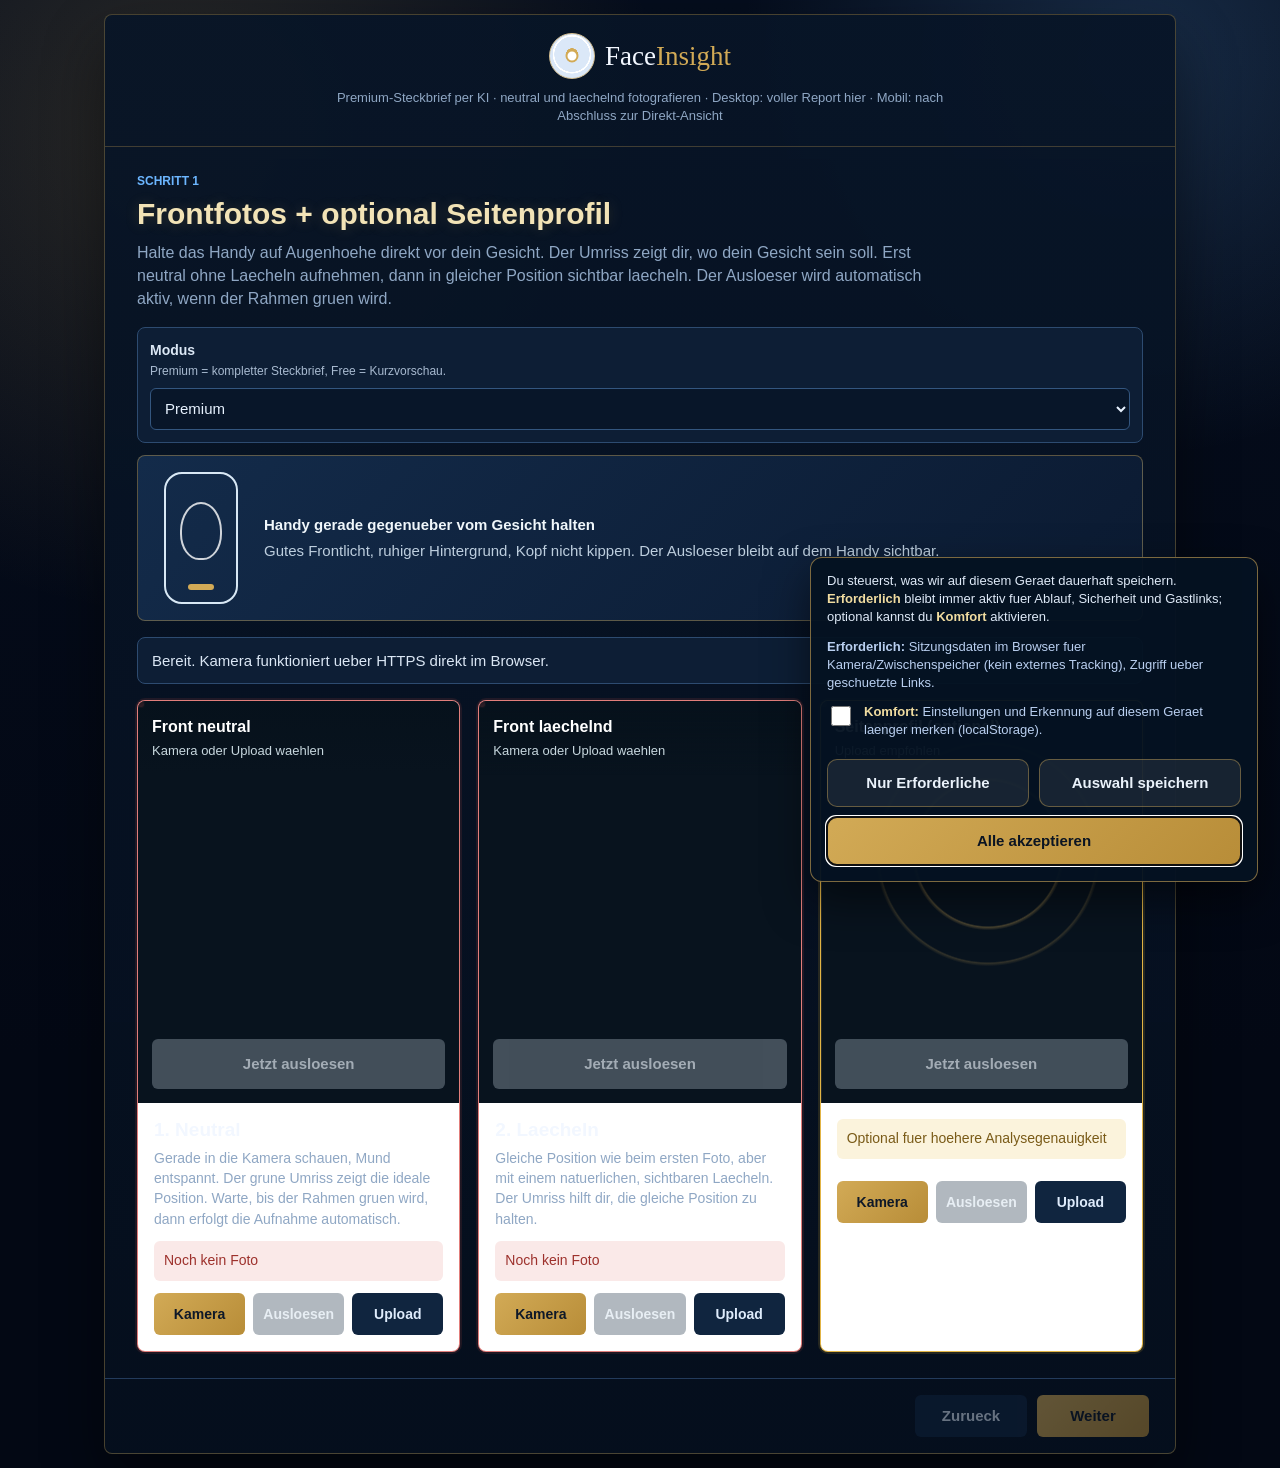
<file: index.html>
﻿<!doctype html>
<html lang="de">
<head>
  <meta charset="utf-8">
  <meta name="viewport" content="width=device-width, initial-scale=1">
  <title>FaceInsight Premium Generator</title>
  <meta name="robots" content="noindex,nofollow">
  <meta name="theme-color" content="#081525">
  <link rel="stylesheet" href="assets/css/faceinsight.css?v=20260502-2100">
</head>
<body>
  <main class="fi-app" data-fi-app>
    <section class="fi-workspace">
      <header class="fi-gen-header">
        <a class="fi-brand fi-gen-brand" href="./" aria-label="FaceInsight Generator">
          <span class="fi-brand-mark"></span>
          <strong>Face<span>Insight</span></strong>
        </a>
        <p class="fi-gen-tagline">Premium-Steckbrief per KI &middot; neutral und laechelnd fotografieren · Desktop: voller Report hier · Mobil: nach Abschluss zur Direkt-Ansicht</p>
      </header>
      <form class="fi-form" data-fi-form novalidate>
        <input type="hidden" name="client_test_code">

        <section class="fi-step" data-step="1">
          <span class="fi-kicker">Schritt 1</span>
          <h1>Frontfotos + optional Seitenprofil</h1>
          <p class="fi-lead">Halte das Handy auf Augenhoehe direkt vor dein Gesicht. Der Umriss zeigt dir, wo dein Gesicht sein soll. Erst neutral ohne Laecheln aufnehmen, dann in gleicher Position sichtbar laecheln. Der Ausloeser wird automatisch aktiv, wenn der Rahmen gruen wird.</p>
          <div class="fi-mode-card">
            <label>
              <strong>Modus</strong>
              <small>Premium = kompletter Steckbrief, Free = Kurzvorschau.</small>
              <select name="report_mode">
                <option value="premium" selected>Premium</option>
                <option value="free">Free Vorschau</option>
              </select>
            </label>
          </div>

          <div class="fi-phone-guide" aria-label="Kamerahaltung">
            <div class="fi-phone">
              <span></span>
              <i></i>
            </div>
            <div>
              <strong>Handy gerade gegenueber vom Gesicht halten</strong>
              <p>Gutes Frontlicht, ruhiger Hintergrund, Kopf nicht kippen. Der Ausloeser bleibt auf dem Handy sichtbar.</p>
            </div>
          </div>

          <div class="fi-camera-status" data-camera-status>Bereit. Kamera funktioniert ueber HTTPS direkt im Browser.</div>

          <div class="fi-photo-grid">
            <article class="fi-photo-card is-red" data-photo-card="front_neutral">
              <div class="fi-frame" data-frame="front_neutral">
                <video playsinline webkit-playsinline muted autoplay data-video="front_neutral"></video>
                <img alt="Front neutral" data-preview="front_neutral">
                <canvas hidden data-canvas="front_neutral"></canvas>
                <div class="fi-face-ring"><span></span></div>
                <div class="fi-frame-top"><strong>Front neutral</strong><small data-live-state="front_neutral">Kamera oder Upload waehlen</small></div>
                <div class="fi-countdown" data-countdown="front_neutral" hidden>3</div>
                <button class="fi-frame-capture" type="button" data-capture="front_neutral" disabled>Jetzt ausloesen</button>
              </div>
              <div class="fi-card-body">
                <h2>1. Neutral</h2>
                <p>Gerade in die Kamera schauen, Mund entspannt. Der grune Umriss zeigt die ideale Position. Warte, bis der Rahmen gruen wird, dann erfolgt die Aufnahme automatisch.</p>
                <div class="fi-quality" data-quality="front_neutral">Noch kein Foto</div>
                <div class="fi-actions-row">
                  <button type="button" data-start-camera="front_neutral">Kamera</button>
                  <button type="button" data-capture="front_neutral" disabled>Ausloesen</button>
                  <label>Upload <input type="file" accept="image/*" capture="user" data-upload="front_neutral"></label>
                </div>
              </div>
            </article>

            <article class="fi-photo-card is-red" data-photo-card="front_smile">
              <div class="fi-frame" data-frame="front_smile">
                <video playsinline webkit-playsinline muted autoplay data-video="front_smile"></video>
                <img alt="Front laechelnd" data-preview="front_smile">
                <canvas hidden data-canvas="front_smile"></canvas>
                <div class="fi-face-ring"><span></span></div>
                <div class="fi-frame-top"><strong>Front laechelnd</strong><small data-live-state="front_smile">Kamera oder Upload waehlen</small></div>
                <div class="fi-countdown" data-countdown="front_smile" hidden>3</div>
                <button class="fi-frame-capture" type="button" data-capture="front_smile" disabled>Jetzt ausloesen</button>
              </div>
              <div class="fi-card-body">
                <h2>2. Laecheln</h2>
                <p>Gleiche Position wie beim ersten Foto, aber mit einem natuerlichen, sichtbaren Laecheln. Der Umriss hilft dir, die gleiche Position zu halten.</p>
                <div class="fi-quality" data-quality="front_smile">Noch kein Foto</div>
                <div class="fi-actions-row">
                  <button type="button" data-start-camera="front_smile">Kamera</button>
                  <button type="button" data-capture="front_smile" disabled>Ausloesen</button>
                  <label>Upload <input type="file" accept="image/*" capture="user" data-upload="front_smile"></label>
                </div>
              </div>
            </article>

            <article class="fi-photo-card is-yellow" data-photo-card="side_profile">
              <div class="fi-frame" data-frame="side_profile">
                <video playsinline webkit-playsinline muted autoplay data-video="side_profile"></video>
                <img alt="Seitenprofil optional" data-preview="side_profile">
                <canvas hidden data-canvas="side_profile"></canvas>
                <div class="fi-photo-gridlines" aria-hidden="true"></div>
                <div class="fi-face-ring"><span></span></div>
                <div class="fi-frame-top"><strong>Seitenprofil (optional)</strong><small data-live-state="side_profile">Upload empfohlen</small></div>
                <div class="fi-countdown" data-countdown="side_profile" hidden>3</div>
                <button class="fi-frame-capture" type="button" data-capture="side_profile" disabled>Jetzt ausloesen</button>
              </div>
              <div class="fi-card-footer">
                <div class="fi-quality" data-quality="side_profile">Optional fuer hoehere Analysegenauigkeit</div>
                <div class="fi-actions-row">
                  <button type="button" data-start-camera="side_profile">Kamera</button>
                  <button type="button" data-capture="side_profile" disabled>Ausloesen</button>
                  <label>Upload <input type="file" accept="image/*" capture="environment" data-upload="side_profile"></label>
                </div>
              </div>
            </article>
          </div>
        </section>

        <section class="fi-step" data-step="2">
          <span class="fi-kicker">Schritt 2</span>
          <h1>Angaben fuer die Maske</h1>
          <p class="fi-lead">Diese Angaben steuern die Beschriftung. Die KI prueft trotzdem, ob das Foto visuell plausibel zum angegebenen Alter passt.</p>
          <div class="fi-field-grid">
            <label>Vorname, Spitzname oder Fantasiename <input type="text" name="first_name" maxlength="40" placeholder="z. B. Sven"></label>
            <label>Reales Alter <input type="number" name="age" min="13" max="100" placeholder="z. B. 29"></label>
            <label>Selbstauskunft Geschlecht
              <select name="self_described_gender">
                <option value="">Nicht angeben</option>
                <option value="woman">Frau</option>
                <option value="man">Mann</option>
                <option value="diverse">Divers / anders</option>
              </select>
            </label>
            <label>Make-up / Styling
              <select name="makeup_status">
                <option value="">Bitte waehlen</option>
                <option value="no_makeup">Ungeschminkt</option>
                <option value="light_makeup">Leicht geschminkt</option>
                <option value="visible_makeup">Geschminkt</option>
              </select>
            </label>
          </div>
        </section>

        <section class="fi-step" data-step="3">
          <div class="fi-loading" data-loading hidden>
            <span class="fi-kicker">Analyse laeuft</span>
            <h1>Dein Premium-Steckbrief wird erstellt</h1>
            <p data-loading-copy>Bilder werden vorbereitet.</p>
            <div class="fi-loading-bar"><i data-loading-bar></i></div>
            <strong data-loading-percent>0%</strong>
            <div class="fi-loading-game" data-loading-game>
              <span>Gesichter-Ged&auml;chtnis: 6 Pers&ouml;nlichkeitspaare (12 Portraits)</span>
              <div class="fi-memory-grid" data-memory-grid role="group" aria-label="Gedaechtnis-Karten"></div>
              <small data-loading-game-score>0 / 6 Paare</small>
            </div>
          </div>

          <div class="fi-report-error" data-report-error hidden></div>

          <article class="fi-premium-sheet fi-premium-profile" data-report hidden>
            <header class="fi-sheet-header fi-profile-header">
              <div class="fi-custom-top-logo" aria-label="FaceInsight Logo">
                <img src="assets/img/logo-wordmark.png" alt="FaceInsight">
              </div>
              <h1>Steckbrief - Analyseprofil</h1>
              <p>FaceInsight Premium Report &middot; KI-gestützte Gesichtsanalyse</p>
              <p class="fi-ki-status" data-ki-status hidden>KI-Pipeline abgeschlossen.</p>
            </header>

            <section class="fi-fact-row fi-profile-facts" aria-label="Report Eckdaten">
              <article class="fi-fact-card">
                <i class="fi-icon fi-icon-calendar" aria-hidden="true"></i>
                <div>
                  <span>Alter (real)</span>
                  <strong><span data-report-age-short>-</span> Jahre</strong>
                </div>
              </article>
              <article class="fi-fact-card">
                <i class="fi-icon fi-icon-age" aria-hidden="true"></i>
                <div>
                  <span>Optisches Alter</span>
                  <strong data-report-visual-age>-</strong>
                </div>
              </article>
              <article class="fi-fact-card">
                <i class="fi-icon fi-icon-star" aria-hidden="true"></i>
                <div>
                  <span>Gesamteindruck</span>
                  <strong data-report-type>klar, präsent, modern</strong>
                </div>
              </article>
              <article class="fi-fact-card fi-fact-compare">
                <div>
                  <span>Neutral vs. Lächelnd</span>
                  <strong>Ausdruckswechsel</strong>
                  <small>Neutral kontrolliert, lächelnd deutlich offener und nahbarer.</small>
                </div>
                <div class="fi-mini-pair">
                  <img alt="Neutral" data-mini-neutral>
                  <img alt="Lächelnd" data-mini-smile>
                </div>
              </article>
            </section>

            <section class="fi-blueprint-panel" aria-label="Blueprint Vorschau">
              <div class="fi-blueprint-scan" aria-hidden="true"></div>
              <article class="fi-impact-analysis">
                <span>FaceInsight KI-Ergebnis</span>
                <h2>Wie wirke ich auf andere?</h2>
                <p data-report-impact>Präsent, freundlich und klar. Die Ausstrahlung wirkt offen, modern und vertrauenswürdig.</p>
              </article>
            </section>

            <section class="fi-custom-main">
              <figure class="fi-report-photo fi-profile-photo fi-portrait-clean">
                <img alt="Premium Portrait" data-report-blueprint>
                <div class="fi-photo-gridlines" aria-hidden="true"></div>
                <div class="fi-landmarks" aria-hidden="true">
                  <span></span><span></span><span></span><span></span><span></span>
                  <span></span><span></span><span></span><span></span><span></span>
                </div>
                <figcaption><span data-report-name>FaceInsight</span> &middot; Analyse vom <span data-report-date>-</span></figcaption>
              </figure>

              <section class="fi-report-card fi-analysis-card">
                <h2>Gesichtsanalyse</h2>
                <p class="fi-attr-level"><strong>Allgemeiner Analyse-Level:</strong> <span data-report-overall-score>87</span> / 100</p>
                <div class="fi-analysis-list" data-report-observations></div>
              </section>

              <section class="fi-report-card fi-score-card fi-profile-score-card">
                <h2>Merkmalswerte</h2>
                <small class="fi-score-scale">(1 = niedrig | 10 = sehr ausgepraegt)</small>
                <div class="fi-profile-metrics" data-report-scores></div>
                <footer>
                  <i class="fi-icon fi-icon-age" aria-hidden="true"></i>
                  <span>Bewertungsskala: 1-10. Höhere Werte stehen für eine stärkere Ausprägung des sichtbaren Merkmals.</span>
                </footer>
              </section>
            </section>

            <section class="fi-deep-grid">
              <section class="fi-mini-card fi-profile-archetype-card">
                <h2>Archetyp &amp; Stilprofile</h2>
                <div data-report-archetype></div>
                <div class="fi-profile-tags" data-report-tags></div>
              </section>

              <section class="fi-mini-card fi-normal-smile-card">
                <h2>Normal vs. lächelnd</h2>
                <div class="fi-ns-compare">
                  <figure><img alt="Neutral" data-mini-neutral><figcaption>Neutral</figcaption></figure>
                  <figure><img alt="Lächelnd" data-mini-smile><figcaption>Lächelnd</figcaption></figure>
                </div>
                <ul class="fi-compare-points">
                  <li>Das Lächeln erhöht die wahrgenommene Zugänglichkeit.</li>
                  <li>Augenpartie und Mundlinie öffnen die Wirkung sichtbar.</li>
                  <li>Stabile Kopfhaltung macht den Ausdruck glaubwürdig.</li>
                </ul>
              </section>

              <section class="fi-mini-card fi-profile-reference-card">
                <h2>Reale &amp; historische Ähnlichkeit</h2>
                <div data-report-reference></div>
                <p class="fi-reference-note">Die Prozentwerte zeigen eine modellbasierte visuelle Ähnlichkeit. Sie sind keine Identifikation, keine Verwandtschaftsaussage und kein biometrischer Abgleich.</p>
              </section>
            </section>

            <section class="fi-report-card fi-final-card fi-profile-final">
              <div class="fi-final-icon" aria-hidden="true">&#9733;</div>
              <div>
                <h2>Kurzfazit</h2>
                <p data-report-critical></p>
              </div>
              <strong data-report-type>klar, praesent, modern</strong>
            </section>

            <footer class="fi-sheet-footer fi-profile-footer">
              <p><span data-report-legal></span><br>Test-ID: <strong data-report-test-id>-</strong></p>
              <div class="fi-trust-row" aria-label="Vertrauen">
                <span><strong>Wissenschaftlich fundiert</strong><small>Claude AI-gestuetzte Analyse auf Basis moderner Algorithmen.</small></span>
                <span><strong>Individuell &amp; praezise</strong><small>Persoenliche Erkenntnisse fuer mehr Selbstverstaendnis.</small></span>
                <span><strong>100% vertraulich</strong><small>Ihre Daten sind sicher und geschuetzt.</small></span>
                <span><strong>Neutral vs. Lächeln</strong><small>Zwei Frontfotos zeigen den verlässlichen Ausdrucksvergleich.</small></span>
              </div>
              <div class="fi-report-actions">
                <button type="button" data-print>Drucken</button>
                <button type="button" data-share>Teilen</button>
                <button type="button" data-direct-report>Direkt-Steckbrief</button>
                <button type="button" data-reel-report>Reel-Version</button>
                <button type="button" data-reset>Neu starten</button>
              </div>
            </footer>

          </article>
        </section>

        <nav class="fi-nav" data-fi-nav>
          <button type="button" data-prev disabled>Zurueck</button>
          <button type="button" data-next>Weiter</button>
        </nav>
      </form>
    </section>
  </main>

  <div class="fi-camera-gate" data-camera-gate hidden role="dialog" aria-modal="true" aria-labelledby="fi-camera-gate-title">
    <div class="fi-camera-gate-panel">
      <h2 id="fi-camera-gate-title">Kamera &amp; Auswertung</h2>
      <p>Die Kamera dient nur deinen Frontfotos f&uuml;r die Analyse. Ohne deine Zustimmung im Browser startet sie nicht. Einwilligung zu nicht notwendigen Cookies kannst du unten &uuml;ber die Datenschutzleiste w&auml;hlen.</p>
      <button type="button" class="fi-camera-gate-ok" data-camera-gate-ok>Verstanden, Kamera starten</button>
    </div>
  </div>
  <div class="fi-cookie-banner" data-cookie-banner hidden role="region" aria-label="Datenschutz und Speicherwahl">
    <div class="fi-cookie-banner-body">
      <p class="fi-cookie-intro">Du steuerst, was wir auf diesem Geraet dauerhaft speichern. <strong>Erforderlich</strong> bleibt immer aktiv fuer Ablauf, Sicherheit und Gastlinks; optional kannst du <strong>Komfort</strong> aktivieren.</p>
      <ul class="fi-cookie-list">
        <li><strong>Erforderlich:</strong> Sitzungsdaten im Browser fuer Kamera/Zwischenspeicher (kein externes Tracking), Zugriff ueber geschuetzte Links.</li>
        <li class="fi-cookie-choice-row">
          <label class="fi-cookie-check">
            <input type="checkbox" name="cookie_comfort" data-cookie-comfort>
            <span><strong>Komfort:</strong> Einstellungen und Erkennung auf diesem Geraet laenger merken (localStorage).</span>
          </label>
        </li>
      </ul>
      <div class="fi-cookie-actions">
        <button type="button" class="fi-cookie-secondary" data-cookie-essential>Nur Erforderliche</button>
        <button type="button" class="fi-cookie-secondary" data-cookie-save>Auswahl speichern</button>
        <button type="button" class="fi-cookie-primary" data-cookie-all>Alle akzeptieren</button>
      </div>
    </div>
  </div>
  <script src="assets/js/faceinsight.js?v=20260502-2100"></script>
</body>
</html>
</file>
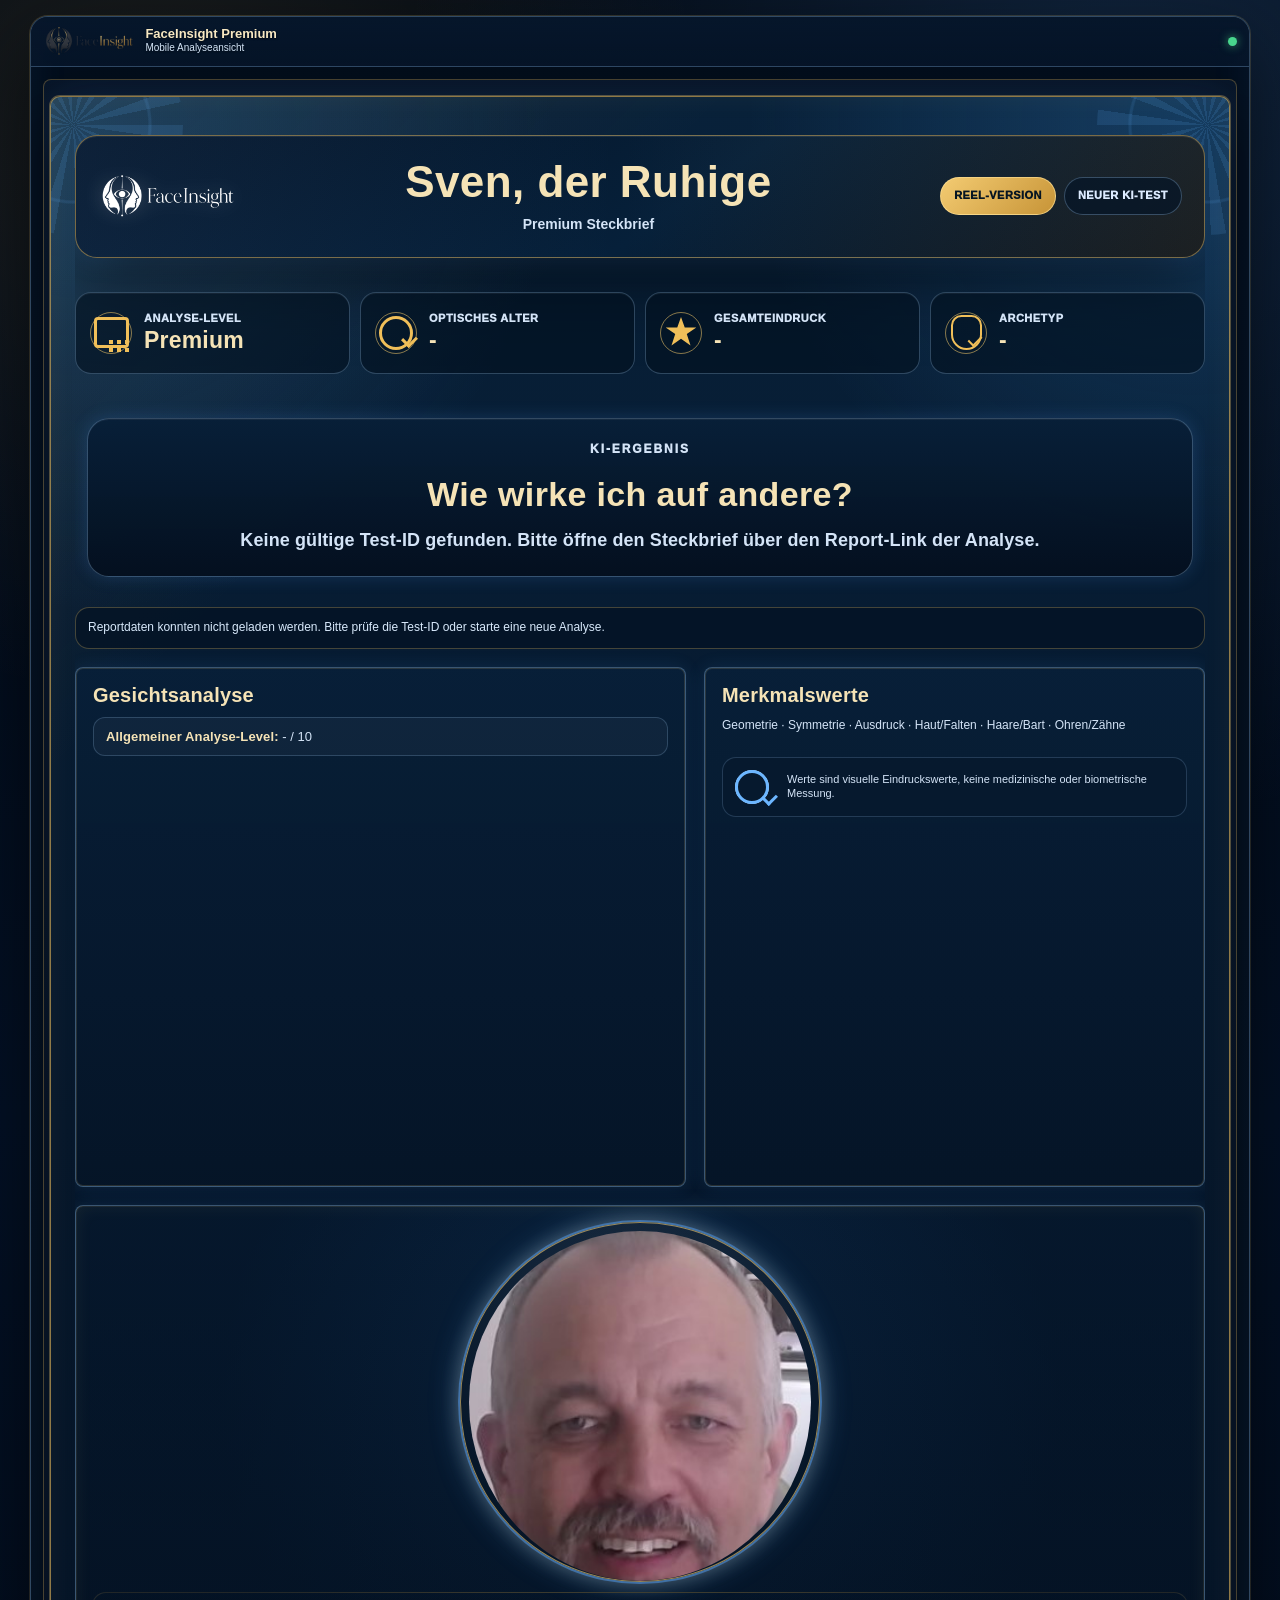
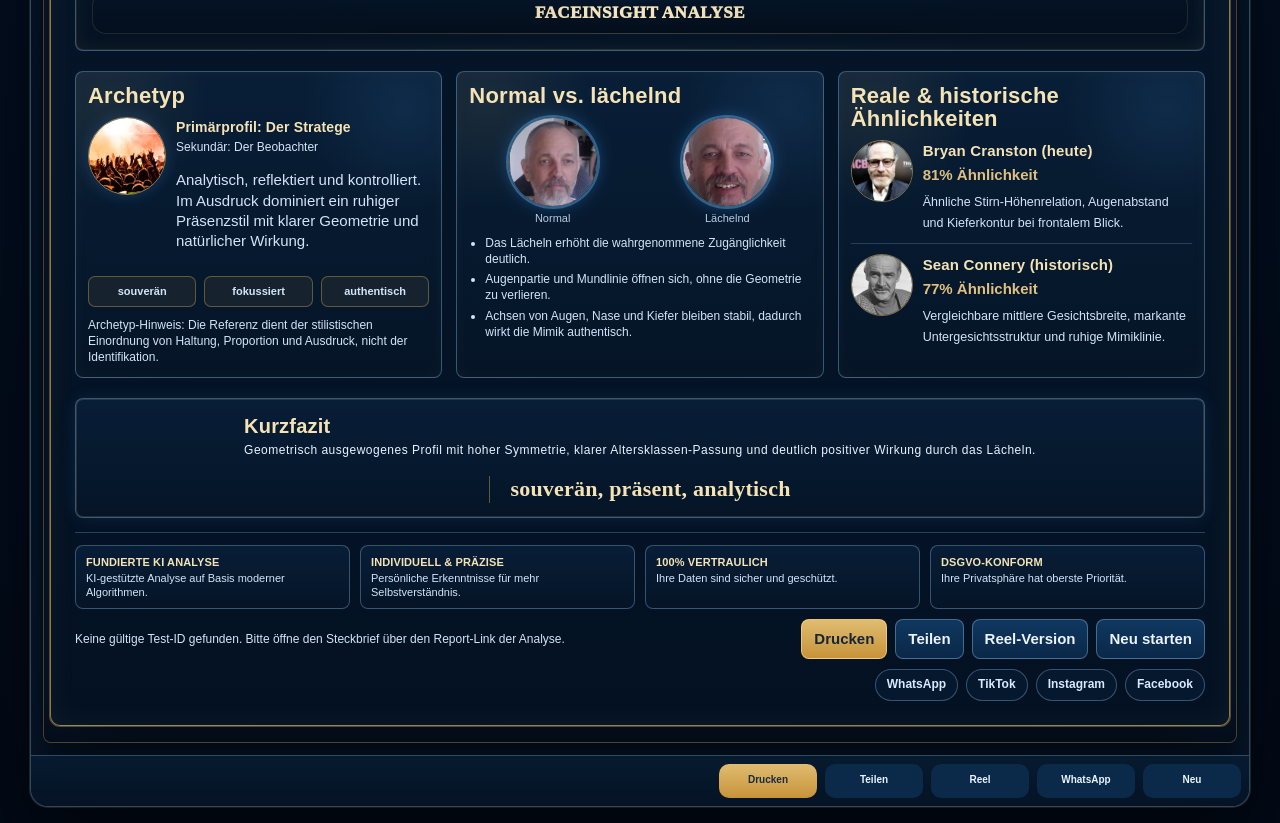
<file: steckbrief-direkt.html>
﻿<!doctype html>
<html lang="de">
<head>
  <meta charset="utf-8">
  <meta name="viewport" content="width=device-width, initial-scale=1">
  <title>FaceInsight Premium Steckbrief - Analyseprofil</title>
  <meta name="robots" content="noindex,nofollow">
  <link rel="stylesheet" href="assets/css/faceinsight.css?v=20260502-1500">
  <style>
    :root{
      --fi-space:14px;
      --fi-radius:8px;
      --fi-line:rgba(122,164,205,.45);
      --fi-glow-blue:rgba(83,161,255,.34);
      --fi-glow-gold:rgba(255,214,120,.22);
      --fi-text-soft:#c7d8ea;
      --fi-text-main:#e9f3ff;
      --fi-text-gold:#f5dfad;
    }

    body{
      background:
        radial-gradient(circle at 12% 6%, rgba(255,214,120,.10), transparent 22%),
        radial-gradient(circle at 88% 4%, rgba(83,161,255,.18), transparent 28%),
        linear-gradient(180deg, #020913 0%, #031126 46%, #020a17 100%);
      margin:0;
      min-height:100vh;
      padding:16px;
    }
    .fi-mobile-shell{
      width:min(100%,1220px);
      margin:0 auto;
      background:linear-gradient(180deg, rgba(3,14,28,.98), rgba(4,18,35,.98));
      border:1px solid rgba(122,164,205,.38);
      border-radius:18px;
      box-shadow:0 30px 80px rgba(0,0,0,.58), 0 0 0 1px rgba(255,214,120,.18), inset 0 0 40px rgba(83,161,255,.08);
      overflow:hidden;
      position:relative;
    }
    .fi-mobile-status{
      display:none;
      justify-content:center;
      padding:10px 0 4px;
    }
    .fi-mobile-status i{
      display:block;
      width:112px;
      height:5px;
      border-radius:999px;
      background:rgba(230,240,255,.35);
    }
    .fi-mobile-header{
      position:relative;
      z-index:10;
      background:linear-gradient(180deg, rgba(6,22,43,.92), rgba(6,22,43,.74));
      border-bottom:1px solid rgba(122,164,205,.35);
      display:grid;
      grid-template-columns:auto 1fr auto;
      align-items:center;
      gap:10px;
      padding:10px 12px;
    }
    .fi-mobile-header img{height:28px;width:auto;object-fit:contain}
    .fi-mobile-title{
      color:#f7e8c2;
      font-size:13px;
      font-weight:800;
      line-height:1.1;
      text-shadow:0 1px 2px rgba(0,0,0,.55);
    }
    .fi-mobile-sub{
      color:#d5e6f9;
      font-size:10px;
      text-shadow:0 1px 2px rgba(0,0,0,.45);
    }
    .fi-mobile-dot{height:9px;width:9px;border-radius:50%;background:#48d58d;box-shadow:0 0 10px rgba(72,213,141,.7)}
    .fi-mobile-content{
      max-height:none;
      overflow:visible;
      padding:12px;
    }
    .fi-mobile-content::-webkit-scrollbar{width:8px}
    .fi-mobile-content::-webkit-scrollbar-thumb{background:rgba(122,164,205,.4);border-radius:8px}
    .fi-mobile-dock{
      position:sticky;
      left:0;
      right:0;
      bottom:0;
      background:linear-gradient(180deg, rgba(7,27,49,.95), rgba(5,19,36,.95));
      border-top:1px solid rgba(122,164,205,.38);
      border-radius:0;
      display:flex;
      gap:8px;
      padding:8px;
      justify-content:flex-end;
    }
    .fi-mobile-dock a,.fi-mobile-dock button{
      border:0;
      background:rgba(13,44,76,.92);
      color:#e9f3ff;
      border-radius:10px;
      min-height:34px;
      font-size:10px;
      font-weight:800;
      display:inline-flex;
      align-items:center;
      justify-content:center;
      text-decoration:none;
      cursor:pointer;
      min-width:98px;
    }
    .fi-mobile-dock button:first-child{background:linear-gradient(180deg, #e0bc71, #c79339);color:#172b42}
    .fi-reel-fab{
      display:none;
      position:fixed;
      right:14px;
      bottom:92px;
      z-index:30;
      min-height:42px;
      padding:8px 14px;
      border-radius:999px;
      border:1px solid rgba(241,201,112,.72);
      background:linear-gradient(180deg, #e6c681, #c79339);
      color:#14253a;
      font-size:12px;
      font-weight:900;
      text-decoration:none;
      box-shadow:0 0 18px rgba(241,201,112,.55), 0 0 24px rgba(83,161,255,.28);
      align-items:center;
      justify-content:center;
    }
    .fi-top-report-actions{
      display:flex;
      flex-wrap:wrap;
      gap:10px;
      justify-content:center;
      margin:10px 0 0;
    }
    .fi-top-report-actions a{
      align-items:center;
      border:1px solid rgba(241,201,112,.68);
      border-radius:999px;
      background:linear-gradient(180deg, rgba(23,65,105,.96), rgba(8,31,56,.96));
      box-shadow:0 0 16px rgba(83,161,255,.22), inset 0 0 0 1px rgba(255,255,255,.06);
      color:#f8e4ad;
      display:inline-flex;
      font-size:12px;
      font-weight:900;
      justify-content:center;
      min-height:38px;
      padding:8px 16px;
      text-decoration:none;
      text-transform:uppercase;
      letter-spacing:.06em;
    }
    .fi-top-report-actions a:first-child{
      background:linear-gradient(180deg, #e6c681, #c79339);
      color:#14253a;
    }
    /* Ensure top report header text stays readable on dark gradients */
    .fi-profile-header h1{
      color:#f6e7bf !important;
      text-shadow:0 1px 2px rgba(0,0,0,.55), 0 0 10px rgba(241,201,112,.18);
    }
    .fi-profile-header p{
      color:#d6e6f8 !important;
      text-shadow:0 1px 2px rgba(0,0,0,.5);
    }
    .fi-profile-header{
      background:linear-gradient(180deg, rgba(7,27,49,.94), rgba(7,27,49,.72));
      border:1px solid rgba(122,164,205,.34);
      border-radius:10px;
      padding:14px 12px 12px;
    }
    /* Desktop readability + structure tuning */
    .fi-premium-sheet{
      color:#e7f1ff;
      font-family:Aptos,-apple-system,BlinkMacSystemFont,"Segoe UI",Roboto,Arial,sans-serif;
    }
    .fi-premium-sheet h1,
    .fi-premium-sheet h2,
    .fi-premium-sheet h3,
    .fi-premium-sheet strong{
      color:#f5e3b6 !important;
      letter-spacing:.01em;
    }
    .fi-premium-sheet p,
    .fi-premium-sheet li,
    .fi-premium-sheet small,
    .fi-premium-sheet span{
      color:#d4e4f7 !important;
    }
    .fi-profile-header h1{
      display:inline-block;
      margin:4px auto 8px;
      padding:8px 14px;
      border:1px solid rgba(241,201,112,.45);
      border-radius:10px;
      background:linear-gradient(180deg, rgba(10,35,61,.9), rgba(7,26,46,.92));
    }
    .fi-profile-header p{
      display:inline-block;
      margin:0 auto;
      padding:7px 12px;
      border:1px solid rgba(122,164,205,.36);
      border-radius:9px;
      background:rgba(6,22,40,.74);
    }
    .fi-custom-main{
      gap:18px;
      grid-template-columns:minmax(320px,1fr) minmax(300px,1fr) minmax(320px,1fr);
      align-items:start;
    }
    .fi-deep-grid{
      gap:18px;
    }
    .fi-premium-sheet > section{
      margin-top:20px;
    }
    .fi-fact-row.fi-profile-facts{
      margin-top:16px;
    }
    .fi-blueprint-panel{
      margin-top:18px;
    }
    .fi-mini-card{
      min-height:100%;
    }

    .fi-premium-sheet > section{margin-top:20px}
    .fi-premium-sheet > section:first-of-type{margin-top:14px}
    .fi-premium-profile{
      box-shadow:
        0 0 0 1px rgba(255,214,120,.30),
        0 28px 76px rgba(0,0,0,.66),
        0 0 48px rgba(73,156,255,.18),
        inset 0 0 30px rgba(255,214,120,.05);
    }
    .fi-premium-profile .fi-report-card,
    .fi-premium-profile .fi-report-photo{
      border-radius:var(--fi-radius);
      box-shadow:
        inset 0 0 0 1px rgba(255,214,120,.14),
        0 0 18px rgba(73,156,255,.12);
    }

    .fi-custom-top-logo{
      display:flex;
      justify-content:center;
      margin-bottom:8px;
    }
    .fi-custom-top-logo img{
      height:84px;
      max-width:min(92%,520px);
      object-fit:contain;
      filter:drop-shadow(0 0 10px rgba(83,161,255,.45)) drop-shadow(0 0 18px rgba(241,201,112,.3));
    }

    .fi-custom-main{
      display:grid;
      gap:var(--fi-space);
      grid-template-columns:minmax(340px,1.08fr) minmax(270px,.92fr) minmax(330px,1.05fr);
      align-items:stretch;
    }

    .fi-portrait-clean{
      min-height:560px;
      position:relative;
      overflow:hidden;
    }
    .fi-portrait-clean img{
      background:radial-gradient(circle at 50% 30%, rgba(255,255,255,.10), rgba(6,22,40,.88) 70%);
      filter:none;
      height:100%;
      object-fit:contain !important;
      object-position:center 12% !important;
      padding:8px 8px 0;
      width:100%;
    }
    .fi-portrait-clean:before{
      content:"";
      position:absolute;
      inset:0;
      background:
        radial-gradient(circle at 50% 44%, transparent 34%, rgba(3,16,32,.46) 68%),
        linear-gradient(180deg, rgba(3,11,22,.24), rgba(3,11,22,.12));
      pointer-events:none;
      z-index:2;
    }
    .fi-portrait-clean:after{
      content:"";
      position:absolute;
      inset:-1px;
      border:1px solid rgba(255,214,120,.34);
      border-radius:var(--fi-radius);
      box-shadow:
        0 0 0 1px rgba(90,170,255,.20),
        0 0 24px rgba(70,153,255,.28),
        inset 0 0 18px rgba(255,214,120,.07);
      pointer-events:none;
      z-index:3;
    }

    .fi-analysis-list{display:grid;gap:8px}
    .fi-feature-item{margin:0}
    .fi-feature-item i{
      font-weight:700;
      color:#e7c77f;
    }
    .fi-feature-item strong{
      color:var(--fi-text-gold);
      font-size:13px;
    }
    .fi-feature-item p{
      color:var(--fi-text-soft);
      font-size:11px;
      line-height:1.3;
      margin:2px 0 0;
    }
    .fi-attr-level{
      margin:0 0 10px;
      padding:9px 10px;
      border-radius:7px;
      border:1px solid var(--fi-line);
      background:linear-gradient(180deg, rgba(255,255,255,.04), rgba(255,255,255,.02));
      font-size:12px;
      color:#d6e5f8;
    }
    .fi-attr-level strong{color:var(--fi-text-gold)}

    .fi-profile-metrics{gap:10px !important}
    .fi-profile-metric{
      display:grid;
      gap:6px;
      padding-bottom:8px;
      border-bottom:1px solid rgba(122,164,205,.24);
    }
    .fi-profile-metric:last-child{border-bottom:0;padding-bottom:0}
    .fi-profile-metric > div:first-child{
      display:flex;
      justify-content:space-between;
      gap:10px;
      align-items:center;
    }
    .fi-profile-metric strong{
      color:var(--fi-text-main);
      font-size:13px;
      overflow-wrap:anywhere;
      word-break:break-word;
      hyphens:auto;
    }

    .fi-star-score{
      align-items:center;
      display:grid;
      gap:10px;
      grid-template-columns:minmax(0,1fr) auto;
      margin-top:0;
    }
    .fi-stars{
      --fill:0%;
      position:relative;
      line-height:1;
      white-space:nowrap;
      width:100%;
      min-width:200px;
    }
    .fi-stars::before,
    .fi-stars::after{
      content:"";
      display:block;
      font-size:18px;
      letter-spacing:2px;
    }
    .fi-stars::before{
      color:rgba(255,231,179,.24);
      text-shadow:0 0 5px rgba(255,214,120,.10);
    }
    .fi-stars::after{
      background:linear-gradient(180deg, #fff2b0 0%, #ffd86e 38%, #ebb94d 70%, #c88a1d 100%);
      background-clip:text;
      -webkit-background-clip:text;
      color:transparent;
      left:0;
      overflow:hidden;
      position:absolute;
      top:0;
      width:var(--fill,0%);
      filter:drop-shadow(0 0 5px rgba(255,214,120,.60));
    }
    .fi-stars i{
      position:absolute;
      top:-2px;
      left:0;
      width:100%;
      height:100%;
      pointer-events:none;
      background:
        radial-gradient(circle at 18% 35%, rgba(255,255,255,.45) 0 1px, transparent 2px),
        radial-gradient(circle at 56% 50%, rgba(255,255,255,.28) 0 1px, transparent 2px),
        radial-gradient(circle at 84% 42%, rgba(255,255,255,.42) 0 1px, transparent 2px);
      mix-blend-mode:screen;
      opacity:.35;
      animation:fiStarSparkle 3s ease-in-out infinite;
    }
    .fi-star-score b{
      color:#ffdf99;
      font-family:Georgia,"Times New Roman",serif;
      font-size:14px;
      text-shadow:0 0 8px rgba(255,214,120,.38);
      min-width:64px;
      text-align:right;
    }
    @keyframes fiStarSparkle{
      0%,100%{opacity:.22}
      50%{opacity:.48}
    }

    .fi-deep-grid{
      display:grid;
      gap:var(--fi-space);
      grid-template-columns:1fr 1fr 1fr;
      align-items:stretch;
    }
    .fi-mini-card{
      background:
        radial-gradient(circle at 8% 10%, rgba(255,214,120,.08), transparent 24%),
        radial-gradient(circle at 90% 12%, rgba(89,168,255,.10), transparent 24%),
        linear-gradient(180deg, rgba(8,31,56,.98), rgba(5,21,39,.99));
      border:1px solid var(--fi-line);
      border-radius:var(--fi-radius);
      padding:12px;
      box-shadow:inset 0 0 16px rgba(255,214,120,.04);
    }
    .fi-mini-card h3{
      margin:0 0 10px;
      color:var(--fi-text-gold);
      font-family:Aptos,-apple-system,BlinkMacSystemFont,"Segoe UI",Roboto,Arial,sans-serif;
      font-size:22px;
      font-weight:900;
      line-height:1.05;
      letter-spacing:.01em;
    }
    .fi-mini-card p,
    .fi-mini-card small{
      color:var(--fi-text-soft);
      line-height:1.35;
    }

    .fi-archetype-hero{
      display:grid;
      gap:10px;
      grid-template-columns:78px minmax(0,1fr);
      align-items:start;
    }
    .fi-archetype-hero img{
      height:78px;
      width:78px;
      object-fit:cover;
      border-radius:50%;
      border:1px solid rgba(210,170,86,.7);
      box-shadow:0 0 16px rgba(83,161,255,.20);
    }
    .fi-archetype-hero strong{
      color:var(--fi-text-gold);
      display:block;
      font-size:14px;
      margin:0 0 2px;
    }
    .fi-archetype-hero small{
      display:block;
      font-size:12px;
      margin:0 0 6px;
    }
    .fi-profile-tags{
      margin-top:10px;
      display:grid;
      gap:8px;
      grid-template-columns:repeat(3,minmax(0,1fr));
    }
    .fi-profile-tags span{
      text-align:center;
      font-size:11px;
      padding:8px;
      border-radius:7px;
      border:1px solid rgba(210,170,86,.40);
      background:rgba(210,170,86,.08);
      color:#f0d396;
      font-weight:700;
    }

    .fi-ns-compare{
      display:grid;
      gap:8px;
      grid-template-columns:1fr 1fr;
      margin-bottom:8px;
    }
    .fi-ns-compare figure{margin:0}
    .fi-ns-compare img{
      width:90px;
      height:90px;
      object-fit:cover;
      border-radius:50%;
      border:1px solid rgba(122,164,205,.52);
      display:block;
      margin:0 auto;
      box-shadow:
        0 0 0 2px rgba(116,196,255,.34),
        0 0 16px rgba(66,159,255,.36),
        inset 0 0 10px rgba(255,214,120,.12);
      filter:saturate(.96) contrast(1.08);
    }
    .fi-ns-compare figcaption{
      text-align:center;
      color:#b9cee4;
      font-size:11px;
      margin-top:4px;
    }
    .fi-compare-points{
      margin:8px 0 0;
      padding-left:16px;
      color:#c9d9ec;
      font-size:12px;
      line-height:1.35;
    }
    .fi-compare-points li{margin-bottom:4px}
    .fi-test-id{display:inline-block;font-size:11px;letter-spacing:.02em;opacity:.84}

    .fi-sim-person{
      display:grid;
      gap:10px;
      grid-template-columns:62px minmax(0,1fr);
      margin:0 0 10px;
      padding-bottom:10px;
      border-bottom:1px solid rgba(122,164,205,.28);
    }
    .fi-sim-person:last-child{
      border-bottom:0;
      margin-bottom:0;
      padding-bottom:0;
    }
    .fi-sim-person img{
      height:62px;
      width:62px;
      object-fit:cover;
      border-radius:50%;
      border:1px solid rgba(210,170,86,.62);
    }
    .fi-sim-person strong{display:block;color:var(--fi-text-gold)}
    .fi-sim-person b{display:block;color:#dfbf82;margin:2px 0 4px}

    .fi-final-icon{display:none !important}
    .fi-profile-final p{
      color:var(--fi-text-main) !important;
      font-size:12px !important;
      line-height:1.35 !important;
    }
    .fi-custom-footer{
      margin-top:14px;
      padding-top:12px;
      border-top:1px solid rgba(122,164,205,.32);
      display:grid;
      gap:10px;
    }
    .fi-footer-trust{
      display:grid;
      gap:10px;
      grid-template-columns:repeat(4,minmax(0,1fr));
    }
    .fi-footer-trust span{
      background:linear-gradient(180deg, rgba(8,31,56,.96), rgba(5,21,39,.98));
      border:1px solid rgba(122,164,205,.42);
      border-radius:8px;
      padding:9px 10px;
      min-height:62px;
    }
    .fi-footer-trust strong{display:block;color:var(--fi-text-gold);font-size:11px;text-transform:uppercase}
    .fi-footer-trust small{display:block;color:var(--fi-text-soft);font-size:11px;line-height:1.28}
    .fi-footer-row{
      display:grid;
      gap:10px;
      grid-template-columns:minmax(0,1fr) auto;
      align-items:center;
    }
    .fi-footer-row p{margin:0;color:var(--fi-text-soft);font-size:12px;line-height:1.35}
    .fi-footer-actions{display:flex;gap:8px;flex-wrap:wrap;justify-content:flex-end}
    .fi-footer-actions button,.fi-footer-actions a{
      align-items:center;
      background:linear-gradient(180deg, rgba(16,58,98,.96), rgba(11,41,74,.96));
      border:1px solid rgba(122,164,205,.52);
      border-radius:8px;
      color:#eaf3ff;
      display:inline-flex;
      font-weight:800;
      min-height:40px;
      padding:8px 12px;
      text-decoration:none;
      cursor:pointer;
    }
    .fi-footer-actions button:first-child{
      background:linear-gradient(180deg, #e0bc71, #c79339);
      color:#14253a;
      border-color:rgba(255,214,120,.7);
    }
    .fi-footer-social{
      display:flex;
      gap:8px;
      flex-wrap:wrap;
      justify-content:flex-end;
    }
    .fi-footer-social a{
      align-items:center;
      border:1px solid rgba(122,164,205,.42);
      border-radius:999px;
      color:#d9e9ff;
      display:inline-flex;
      font-size:12px;
      font-weight:800;
      min-height:32px;
      padding:6px 11px;
      text-decoration:none;
      background:rgba(7,27,49,.85);
    }

    @media (max-width:1120px){
      .fi-custom-main,
      .fi-deep-grid{
        grid-template-columns:1fr;
      }
      .fi-portrait-clean{
        min-height:460px;
      }
    }
    @media (max-width:760px){
      body{padding:0}
      .fi-mobile-shell{
        width:100%;
        border-radius:0;
        min-height:100vh;
      }
      .fi-mobile-status{display:flex}
      .fi-mobile-header{
        position:sticky;
        top:0;
        backdrop-filter:blur(8px);
      }
      .fi-mobile-content{max-height:calc(100vh - 126px)}
      .fi-mobile-dock{
        position:absolute;
        left:8px;
        right:8px;
        bottom:8px;
        border:1px solid rgba(122,164,205,.38);
        border-radius:14px;
        display:grid;
        grid-template-columns:repeat(4,minmax(0,1fr));
        justify-content:stretch;
      }
      .fi-mobile-dock a,.fi-mobile-dock button{min-width:0}
      .fi-reel-fab{display:inline-flex}
      .fi-custom-top-logo img{height:64px}
      .fi-profile-tags{
        grid-template-columns:1fr 1fr;
      }
      .fi-stars{
        min-width:150px;
      }
      .fi-stars::before,
      .fi-stars::after{
        font-size:16px;
        letter-spacing:1.5px;
      }
      .fi-ns-compare img{
        width:78px;
        height:78px;
      }
      .fi-profile-metric strong{
        font-size:12px;
      }
      .fi-footer-trust{grid-template-columns:1fr 1fr}
      .fi-footer-row{grid-template-columns:1fr}
      .fi-footer-actions,.fi-footer-social{justify-content:flex-start}
    }
    body.view-mobile{padding:0}
    body.view-mobile .fi-mobile-shell{
      width:100%;
      border-radius:0;
      min-height:100vh;
    }
    body.view-mobile .fi-mobile-status{display:flex}
    body.view-mobile .fi-mobile-header{
      position:sticky;
      top:0;
      backdrop-filter:blur(8px);
    }
    body.view-mobile .fi-mobile-content{max-height:calc(100vh - 126px);overflow:auto;padding:10px 10px 90px}
    body.view-mobile .fi-mobile-dock{
      position:absolute;
      left:8px;
      right:8px;
      bottom:8px;
      border:1px solid rgba(122,164,205,.38);
      border-radius:14px;
      display:grid;
      grid-template-columns:repeat(4,minmax(0,1fr));
      justify-content:stretch;
    }
    body.view-mobile .fi-mobile-dock a,
    body.view-mobile .fi-mobile-dock button{min-width:0}
    body.view-mobile .fi-reel-fab{display:inline-flex}
    body.view-desktop .fi-mobile-shell{width:min(100%,1220px)}


    .fi-report-top-v2{
      display:grid;
      gap:14px;
      margin:0 0 14px;
    }
    .fi-hero-v2{
      border:1px solid rgba(241,201,112,.34);
      border-radius:14px;
      background:
        radial-gradient(circle at 12% 0%, rgba(73,156,255,.25), transparent 32%),
        radial-gradient(circle at 92% 10%, rgba(241,201,112,.16), transparent 30%),
        linear-gradient(145deg, rgba(9,38,67,.98), rgba(3,16,31,.98));
      box-shadow:inset 0 0 34px rgba(73,156,255,.08), 0 18px 44px rgba(0,0,0,.28);
      padding:18px;
      overflow:hidden;
      position:relative;
    }
    .fi-hero-v2:before,.fi-hero-v2:after{
      content:"";
      position:absolute;
      width:230px;
      height:230px;
      border:1px solid rgba(73,156,255,.20);
      border-radius:50%;
      top:-120px;
      pointer-events:none;
    }
    .fi-hero-v2:before{left:-90px}.fi-hero-v2:after{right:-90px}
    .fi-hero-head-v2{
      align-items:center;
      display:grid;
      gap:14px;
      grid-template-columns:minmax(180px,320px) 1fr auto;
      position:relative;
      z-index:1;
    }
        .fi-hero-logo-v2{align-items:center;display:flex;gap:12px;min-width:0}
    .fi-hero-logo-v2 img{display:block;height:64px;width:64px;object-fit:contain;filter:drop-shadow(0 0 16px rgba(83,161,255,.32))}
    .fi-hero-logo-v2 strong{color:#fff7df;font-family:Georgia,"Times New Roman",serif;font-size:34px;font-weight:800;letter-spacing:-.03em;line-height:1;text-shadow:0 2px 14px rgba(0,0,0,.42);white-space:nowrap}
    .fi-hero-logo-v2 strong span{color:#f1c970}
    .fi-report-top-v2 .fi-top-report-actions{display:flex;flex-wrap:wrap;gap:8px;justify-content:flex-end;margin-top:14px;position:relative;z-index:1}
    .fi-report-top-v2 .fi-top-report-actions a{align-items:center;background:rgba(9,31,55,.78);border:1px solid rgba(122,164,205,.38);border-radius:999px;color:#d9ebff;display:inline-flex;font-size:12px;font-weight:900;letter-spacing:.03em;padding:9px 12px;text-decoration:none;text-transform:uppercase}
    .fi-report-top-v2 .fi-top-report-actions a:first-child{background:linear-gradient(135deg,#f1c970,#c9993f);border-color:rgba(255,229,160,.68);color:#071522}
    .fi-hero-title-v2 span{color:#f1c970;display:block;font-size:12px;font-weight:900;letter-spacing:.18em;text-transform:uppercase}
    .fi-hero-title-v2 h1{color:#fff7df;font-family:Georgia,"Times New Roman",serif;font-size:42px;letter-spacing:.08em;line-height:1;margin:6px 0;text-transform:uppercase;text-shadow:0 2px 10px rgba(0,0,0,.45)}
    .fi-hero-title-v2 p{color:#d8e9fb;font-size:14px;font-weight:800;margin:0}
    .fi-report-level-v2{border:1px solid rgba(241,201,112,.55);border-radius:999px;color:#f9e4ae;font-size:12px;font-weight:900;padding:10px 14px;text-transform:uppercase;background:rgba(2,12,24,.38)}
    .fi-fact-row-v2{display:grid;gap:10px;grid-template-columns:repeat(4,minmax(0,1fr));margin-top:16px;position:relative;z-index:1}
    .fi-fact-row-v2 .fi-fact-card{background:rgba(4,21,39,.72);border-color:rgba(122,164,205,.40);grid-template-columns:46px minmax(0,1fr);min-height:84px;padding:13px 14px}
    .fi-fact-row-v2 .fi-icon{height:42px;width:42px;color:#f1c970;border-color:rgba(241,201,112,.54)}
    .fi-fact-row-v2 .fi-fact-card span{color:#a9c8e8;font-size:11px;letter-spacing:.08em}
    .fi-fact-row-v2 .fi-fact-card strong{color:#fff2c8;font-size:21px;margin-top:5px;word-break:break-word}
    .fi-top-grid-v2{display:grid;gap:14px;grid-template-columns:minmax(280px,.95fr) minmax(320px,1fr) minmax(300px,.95fr);align-items:stretch}
    .fi-photo-suite-v2{background:linear-gradient(180deg, rgba(8,32,57,.96), rgba(4,18,34,.98));border:1px solid rgba(122,164,205,.42);border-radius:12px;padding:12px;display:grid;gap:10px;grid-template-columns:1fr 1fr;align-content:start}
    .fi-photo-suite-v2 h2{color:#fff2c8;font-family:Georgia,"Times New Roman",serif;font-size:22px;grid-column:1/-1;letter-spacing:.04em;margin:0;text-transform:uppercase}
    .fi-shot-card-v2{background:rgba(255,255,255,.04);border:1px solid rgba(122,164,205,.34);border-radius:12px;margin:0;overflow:hidden;min-height:168px;position:relative}
    .fi-shot-card-v2 img{background:radial-gradient(circle at 50% 25%, rgba(83,161,255,.14), rgba(4,18,34,.98) 68%);display:block;height:170px;object-fit:contain;object-position:center center;width:100%}
    .fi-shot-card-v2 figcaption{background:linear-gradient(180deg, transparent, rgba(2,10,19,.88));bottom:0;color:#f5dfad;font-size:12px;font-weight:900;left:0;padding:32px 10px 9px;position:absolute;right:0;text-transform:uppercase}
    .fi-shot-main-v2{grid-column:1/-1;min-height:330px;border:1px solid rgba(241,201,112,.42);border-radius:12px;background:#071b31}
    .fi-shot-main-v2 img{display:block;height:330px;object-fit:contain!important;object-position:center 12%!important;width:100%;background:radial-gradient(circle at 50% 22%, rgba(83,161,255,.18), rgba(4,18,34,.98) 64%)}
    .fi-shot-main-v2 figcaption{background:linear-gradient(180deg, transparent, rgba(2,10,19,.92));color:#fff2c8;font-size:13px;font-weight:900;letter-spacing:.04em;padding:42px 12px 12px}
    .fi-summary-stack-v2{display:grid;gap:14px}
    .fi-impact-analysis-v2{border-radius:12px;padding:22px;background:linear-gradient(180deg, rgba(9,34,60,.94), rgba(5,20,37,.98));border:1px solid rgba(122,164,205,.42);min-height:178px;display:grid;align-content:center;text-align:left}
    .fi-impact-analysis-v2 span{color:#f1c970;font-size:12px;font-weight:900;letter-spacing:.16em;text-transform:uppercase}
    .fi-impact-analysis-v2 h2{color:#fff2c8;font-family:Georgia,"Times New Roman",serif;font-size:30px;line-height:1.04;margin:8px 0 10px;text-transform:uppercase}
    .fi-impact-analysis-v2 p{color:#edf6ff;font-size:17px;font-weight:750;line-height:1.45;margin:0}
    .fi-analysis-card-v2,.fi-score-card-v2{background:linear-gradient(180deg, rgba(8,31,56,.98), rgba(4,18,34,.98));border-color:rgba(122,164,205,.42);min-height:0;color:#eaf3ff}
    .fi-analysis-card-v2 h2,.fi-score-card-v2 h2{color:#fff2c8;font-size:24px}
    .fi-analysis-card-v2 .fi-feature-item{grid-template-columns:34px minmax(0,1fr);margin-bottom:10px}
    .fi-analysis-card-v2 .fi-feature-item strong{color:#f6dfaa;font-size:14px}
    .fi-analysis-card-v2 .fi-feature-item p{color:#cfe0f1;font-size:12px;line-height:1.28}
    .fi-analysis-card-v2 .fi-feature-item i{border-color:rgba(241,201,112,.52);color:#f1c970;height:30px;width:30px}
    .fi-profile-metrics-v2{display:grid;gap:10px}
    .fi-profile-metrics-v2 .fi-profile-metric{background:rgba(255,255,255,.035);border:1px solid rgba(122,164,205,.26);border-radius:10px;padding:10px}
    .fi-profile-metrics-v2 .fi-profile-metric strong{color:#edf6ff;font-size:13px}
    .fi-profile-metrics-v2 .fi-star-score{align-items:center;display:grid;gap:10px;grid-template-columns:1fr auto;margin-top:7px}
    .fi-confidence-v2{border:1px solid rgba(241,201,112,.34);border-radius:12px;background:rgba(2,12,24,.34);color:#d8e9fb;font-size:12px;line-height:1.4;margin-top:12px;padding:10px}
    @media (max-width:1060px){.fi-hero-head-v2{grid-template-columns:1fr;text-align:center}.fi-report-level-v2{justify-self:center}.fi-fact-row-v2{grid-template-columns:1fr 1fr}.fi-top-grid-v2{grid-template-columns:1fr}.fi-shot-main-v2 img{height:300px}}
    @media (max-width:620px){.fi-hero-v2{padding:14px}.fi-hero-title-v2 h1{font-size:28px;letter-spacing:.04em}.fi-hero-logo-v2{justify-content:center}.fi-report-top-v2 .fi-top-report-actions{justify-content:center}.fi-report-top-v2 .fi-top-report-actions a{flex:1 1 150px;font-size:11px;justify-content:center;min-width:0;text-align:center;white-space:normal}.fi-fact-row-v2{grid-template-columns:1fr}.fi-photo-suite-v2{grid-template-columns:1fr}.fi-shot-card-v2 img{height:220px}.fi-shot-main-v2 img{height:300px}.fi-impact-analysis-v2 h2{font-size:24px}.fi-impact-analysis-v2 p{font-size:15px}}


    /* Premium report top v3: calmer editorial layout, darker marine + controlled gold glow. */
    .fi-report-top-v3,.fi-report-top-v3 *{box-sizing:border-box;min-width:0}
    .fi-report-top-v3{display:grid;gap:18px;margin:0 0 18px;color:#edf6ff;overflow:hidden}
    .fi-hero-v3{background:linear-gradient(145deg,#05101f 0%,#06203a 54%,#040d1a 100%);border:1px solid rgba(230,190,104,.52);border-radius:22px;box-shadow:inset 0 1px 0 rgba(255,255,255,.08),0 24px 70px rgba(0,0,0,.5),0 0 26px rgba(83,161,255,.24);overflow:hidden;padding:22px;position:relative}
    .fi-hero-v3:before{background:linear-gradient(90deg,rgba(75,152,236,.12),transparent 48%,rgba(238,196,104,.10));content:"";inset:0;pointer-events:none;position:absolute}
    .fi-hero-v3-inner{align-items:center;display:grid;gap:18px;grid-template-columns:auto 1fr auto;position:relative;z-index:1}
    .fi-brand-v3{align-items:center;display:flex;gap:12px;white-space:nowrap}
    .fi-brand-v3 img{height:42px;max-width:230px;object-fit:contain;filter:brightness(0) invert(1) drop-shadow(0 0 10px rgba(255,255,255,.22))}
    .fi-brand-v3 strong{color:#fff7df;font-family:Aptos,-apple-system,BlinkMacSystemFont,"Segoe UI",Roboto,Arial,sans-serif;font-size:32px;font-weight:900;letter-spacing:-.01em;line-height:1}
    .fi-brand-v3 span{color:#f0bf59}
    .fi-logo-orb-v3{display:none!important}
    .fi-title-v3{text-align:center}.fi-title-v3 h1{color:#fff7df;font-family:Aptos,-apple-system,BlinkMacSystemFont,"Segoe UI",Roboto,Arial,sans-serif;font-size:44px;font-weight:900;letter-spacing:.01em;line-height:1.08;margin:0;text-transform:none;overflow-wrap:anywhere;word-break:break-word}.fi-title-v3 p{color:#d8e9fb;font-size:14px;font-weight:800;margin:9px 0 0}
    .fi-actions-v3{display:flex;flex-wrap:wrap;gap:8px;justify-content:flex-end}.fi-actions-v3 a{align-items:center;background:rgba(6,22,40,.74);border:1px solid rgba(151,190,229,.32);border-radius:999px;color:#dcebff;display:inline-flex;font-size:11px;font-weight:950;letter-spacing:.04em;min-height:38px;padding:10px 13px;text-decoration:none;text-transform:uppercase}.fi-actions-v3 a:first-child{background:linear-gradient(135deg,#f3cb72,#c79437);border-color:rgba(255,226,151,.68);color:#061522}
    .fi-fact-row-v3{display:grid;gap:10px;grid-template-columns:repeat(4,minmax(0,1fr));position:relative;z-index:1}.fi-fact-row-v3 .fi-fact-card{background:rgba(3,17,32,.62);border:1px solid rgba(142,184,226,.30);border-radius:16px;box-shadow:inset 0 1px 0 rgba(255,255,255,.05);display:grid;gap:12px;grid-template-columns:42px 1fr;margin:0;min-height:82px;padding:14px}.fi-fact-row-v3 .fi-icon{border-color:rgba(238,196,104,.56);color:#f0bf59;height:42px;width:42px}.fi-fact-row-v3 span{color:#9ebfe1;font-size:11px;font-weight:950;letter-spacing:.09em;text-transform:uppercase}.fi-fact-row-v3 strong{color:#fff0bf;display:block;font-family:Aptos,-apple-system,BlinkMacSystemFont,"Segoe UI",Roboto,Arial,sans-serif;font-size:20px;line-height:1.06;margin-top:4px;overflow-wrap:anywhere}
    .fi-stage-v3{display:grid;gap:16px;grid-template-columns:1fr;align-items:start}
    .fi-main-portrait-v3{background:linear-gradient(180deg,#061629,#041122);border:1px solid rgba(238,196,104,.45);border-radius:22px;box-shadow:0 24px 70px rgba(0,0,0,.38),0 0 24px rgba(83,161,255,.22);margin:0;overflow:hidden;padding:16px;position:relative;display:grid;justify-items:center}
    .fi-main-portrait-v3:before{background:radial-gradient(circle at 50% 30%,rgba(83,161,255,.18),transparent 52%);content:"";inset:0;pointer-events:none;position:absolute}
    .fi-main-portrait-v3 img{
      background:radial-gradient(circle at 50% 28%, rgba(105,169,245,.2), rgba(4,18,34,.96) 74%);
      border-radius:50%;
      border:1px solid rgba(241,201,112,.62);
      box-shadow:0 0 0 2px rgba(88,166,255,.46), 0 0 30px rgba(88,166,255,.42), 0 0 20px rgba(241,201,112,.3);
      display:block;
      height:min(72vw,360px);
      max-height:360px;
      max-width:360px;
      object-fit:cover!important;
      object-position:center 14%!important;
      position:relative;
      width:min(72vw,360px)
    }
    .fi-main-portrait-v3 figcaption{align-items:center;background:linear-gradient(90deg,rgba(6,21,38,.94),rgba(10,43,73,.88));border:1px solid rgba(238,196,104,.24);border-radius:14px;color:#ffe5a5;display:flex;font-size:13px;font-weight:950;justify-content:center;letter-spacing:.03em;margin-top:10px;min-height:42px;text-transform:none}
    .fi-story-v3{display:grid;gap:14px}.fi-story-v3-inline{margin-top:2px}.fi-impact-v3{background:linear-gradient(180deg,rgba(8,31,56,.96),rgba(4,16,31,.98));border:1px solid rgba(142,184,226,.34);border-radius:22px;box-shadow:inset 0 1px 0 rgba(255,255,255,.05),0 0 18px rgba(83,161,255,.18);padding:24px}.fi-impact-v3 span{color:#f0bf59;display:block;font-size:12px;font-weight:950;letter-spacing:.16em;text-transform:uppercase}.fi-impact-v3 h2{color:#fff3c8;font-family:Aptos,-apple-system,BlinkMacSystemFont,"Segoe UI",Roboto,Arial,sans-serif;font-size:34px;font-weight:900;line-height:1.12;margin:9px 0 14px;text-transform:none;overflow-wrap:anywhere;word-break:break-word}.fi-impact-v3 p{color:#edf6ff;font-size:18px;font-weight:760;line-height:1.52;margin:0}
    .fi-lens-grid-v3{display:grid;gap:18px;grid-template-columns:minmax(0,1fr) minmax(320px,.82fr)}.fi-analysis-card-v3,.fi-score-card-v3{background:linear-gradient(180deg,rgba(8,31,56,.97),rgba(4,16,31,.99));border:1px solid rgba(142,184,226,.34);border-radius:22px;color:#edf6ff;padding:22px}.fi-analysis-card-v3 h2,.fi-score-card-v3 h2{color:#fff3c8;font-family:Aptos,-apple-system,BlinkMacSystemFont,"Segoe UI",Roboto,Arial,sans-serif;font-size:26px;font-weight:900;letter-spacing:.02em;margin:0 0 12px;text-transform:none}.fi-analysis-card-v3 .fi-attr-level{background:rgba(255,255,255,.035);border:1px solid rgba(142,184,226,.24);border-radius:12px;color:#dbeafa;font-size:13px;margin:0 0 14px;padding:10px 12px}.fi-analysis-card-v3 .fi-analysis-list{display:grid;gap:10px;grid-template-columns:1fr 1fr}.fi-analysis-card-v3 .fi-feature-item{background:rgba(255,255,255,.025);border:1px solid rgba(142,184,226,.16);border-radius:14px;display:grid;gap:10px;grid-template-columns:32px 1fr;margin:0;padding:10px}.fi-analysis-card-v3 .fi-feature-item i{border-color:rgba(238,196,104,.55);color:#f0bf59;height:30px;width:30px}.fi-analysis-card-v3 .fi-feature-item strong{color:#ffe6aa;font-size:14px}.fi-analysis-card-v3 .fi-feature-item p{color:#cfe0f1;font-size:12px;line-height:1.34;margin:2px 0 0}.fi-score-card-v3 .fi-score-scale{color:#cfe0f1;display:block;font-size:12px;line-height:1.35;margin:0 0 12px}.fi-score-card-v3 .fi-profile-metrics{display:grid;gap:9px}.fi-score-card-v3 .fi-profile-metric{background:rgba(255,255,255,.035);border:1px solid rgba(142,184,226,.20);border-radius:14px;padding:10px 11px}.fi-score-card-v3 .fi-profile-metric strong{color:#edf6ff;font-size:13px}.fi-score-card-v3 .fi-star-score{align-items:center;display:grid;gap:10px;grid-template-columns:1fr auto;margin-top:6px}.fi-score-card-v3 .fi-star-score b{color:#ffe6aa;font-size:14px;white-space:nowrap}.fi-score-card-v3 footer{background:rgba(7,25,45,.7);border:1px solid rgba(142,184,226,.22);border-radius:14px;color:#cfe0f1;display:grid;gap:10px;grid-template-columns:42px 1fr;margin-top:12px;padding:12px}.fi-confidence-v3{background:rgba(5,19,36,.76);border:1px solid rgba(238,196,104,.28);border-radius:14px;color:#d8e9fb;font-size:12px;line-height:1.45;padding:11px 12px}
    .fi-score-card-v3 .fi-star-score{grid-template-columns:1fr auto}
    .fi-score-card-v3 .fi-stars{
      --fill:0%;
      position:relative;
      height:10px;
      border-radius:999px;
      display:block;
      background:linear-gradient(90deg, rgba(22,46,76,.95), rgba(9,28,49,.95));
      border:1px solid rgba(122,164,205,.36);
      overflow:hidden;
      box-shadow:inset 0 0 10px rgba(0,0,0,.34);
    }
    .fi-score-card-v3 .fi-stars i{
      content:"";
      display:block;
      position:absolute;
      inset:0 auto 0 0;
      width:var(--fill);
      background:
        linear-gradient(90deg,#f2ca72 0%,#ffd68a 38%,#74b9ff 100%),
        radial-gradient(circle at 30% 50%, rgba(255,255,255,.45), transparent 50%);
      box-shadow:0 0 14px rgba(241,201,112,.52), 0 0 18px rgba(83,161,255,.34);
    }
    .fi-analysis-card-v3 .fi-feature-item i{
      font-style:normal;
      font-weight:900;
      font-size:15px;
      line-height:1;
      display:inline-flex;
      align-items:center;
      justify-content:center;
      border-radius:50%;
      background:radial-gradient(circle at 32% 28%, rgba(242,202,114,.26), rgba(9,28,49,.8));
    }
    .fi-analysis-card-v3 .fi-feature-item i::before{content:attr(data-icon)}
    .fi-profile-tags span{
      white-space:nowrap;
      overflow:hidden;
      text-overflow:ellipsis;
      line-height:1.1;
    }
    @media (max-width:1060px){.fi-hero-v3-inner{grid-template-columns:1fr;text-align:center}.fi-brand-v3,.fi-actions-v3{justify-content:center}.fi-fact-row-v3{grid-template-columns:1fr 1fr}.fi-stage-v3,.fi-lens-grid-v3{grid-template-columns:1fr}.fi-main-portrait-v3 img{height:min(68vw,330px);max-height:330px}.fi-analysis-card-v3 .fi-analysis-list{grid-template-columns:1fr 1fr}}
    @media (max-width:620px){.fi-report-top-v3{gap:14px}.fi-hero-v3{border-radius:18px;padding:18px 14px}.fi-title-v3 h1{font-size:30px;letter-spacing:.01em}.fi-title-v3 p{font-size:13px}.fi-brand-v3 img{height:34px}.fi-actions-v3 a{flex:1 1 150px;justify-content:center;text-align:center}.fi-fact-row-v3{grid-template-columns:1fr}.fi-main-portrait-v3{border-radius:18px}.fi-main-portrait-v3 img{height:min(72vw,290px);max-height:290px}.fi-impact-v3,.fi-analysis-card-v3,.fi-score-card-v3{border-radius:18px;padding:18px}.fi-impact-v3 h2{font-size:26px}.fi-impact-v3 p{font-size:16px}.fi-analysis-card-v3 .fi-analysis-list{grid-template-columns:1fr}.fi-score-card-v3 .fi-star-score{grid-template-columns:1fr}.fi-score-card-v3 .fi-star-score b{justify-self:start}.fi-mobile-content,.fi-workspace,.fi-premium-sheet{max-width:100%;overflow-x:hidden}}
    @media (max-width:760px){
      .fi-mobile-content{padding:10px}
      .fi-custom-main,.fi-deep-grid,.fi-profile-main-grid,.fi-profile-lower-grid{grid-template-columns:1fr!important;gap:12px!important}
      .fi-premium-profile .fi-report-card,.fi-premium-profile .fi-report-photo{min-height:auto!important}
      .fi-premium-profile .fi-report-photo img{max-height:360px!important;height:auto!important;object-fit:cover!important}
      .fi-analysis-list{grid-template-columns:1fr!important;gap:8px!important}
      .fi-feature-item{grid-template-columns:28px minmax(0,1fr)!important;gap:8px!important}
      .fi-feature-item strong,.fi-feature-item p{word-break:break-word;overflow-wrap:anywhere}
      .fi-profile-metric{gap:6px!important}
      .fi-profile-metric strong{white-space:normal!important;line-height:1.25!important}
      .fi-star-score{grid-template-columns:1fr auto!important;gap:8px!important}
      .fi-stars{min-width:0!important}
    }


    /* v3 hard overrides: keep the portrait premium-sized even against legacy report image rules. */
    .fi-report-top-v3 .fi-main-portrait-v3 > img{height:min(72vw,360px)!important;max-height:360px!important;object-fit:cover!important;object-position:center 14%!important}
    @media (max-width:1060px){.fi-report-top-v3 .fi-main-portrait-v3 > img{height:min(68vw,330px)!important;max-height:330px!important}}
    @media (max-width:620px){.fi-report-top-v3 .fi-main-portrait-v3 > img{height:min(72vw,290px)!important;max-height:290px!important}.fi-report-top-v3 .fi-main-portrait-v3{padding:10px}.fi-report-top-v3 .fi-main-portrait-v3 figcaption{font-size:11px;min-height:36px}.fi-report-top-v3 .fi-impact-v3 h2{font-size:26px}.fi-report-top-v3 .fi-impact-v3 p{font-size:15px}}

    /* v3 legacy reset: old report-photo rules used absolute captions/min-heights. */
    .fi-report-top-v3 .fi-main-portrait-v3{display:grid!important;gap:10px!important;height:auto!important;min-height:0!important;align-content:start!important}
    .fi-report-top-v3 .fi-main-portrait-v3 > img{position:relative!important;inset:auto!important;margin:0 auto!important}
    .fi-report-top-v3 .fi-main-portrait-v3 figcaption{position:relative!important;inset:auto!important;left:auto!important;right:auto!important;bottom:auto!important;top:auto!important;margin:0!important;padding:0 12px!important}
  </style>
</head>
<body>
  <div class="fi-mobile-shell">
    <div class="fi-mobile-status" aria-hidden="true"><i></i></div>
    <header class="fi-mobile-header">
      <img src="assets/img/logo-wordmark.png" alt="FaceInsight Logo">
      <div>
        <div class="fi-mobile-title">FaceInsight Premium</div>
        <div class="fi-mobile-sub">Mobile Analyseansicht</div>
      </div>
      <span class="fi-mobile-dot" aria-label="Status aktiv"></span>
    </header>
    <main class="fi-mobile-content">
      <section class="fi-workspace">
      <article class="fi-premium-sheet fi-premium-profile" style="margin:16px auto;" aria-label="Premium Steckbrief">
        <section class="fi-report-top-v3" aria-label="Premium Steckbrief Oberteil">
          <header class="fi-hero-v3">
            <div class="fi-hero-v3-inner">
              <div class="fi-brand-v3"><img src="assets/img/logo-wordmark.png" alt="FaceInsight Logo"></div>
              <div class="fi-title-v3">
                <h1>Sven, der Ruhige</h1>
                <p>Premium Steckbrief</p>
              </div>
              <nav class="fi-actions-v3" aria-label="Report Schnellaktionen">
                <a href="steckbrief-reel.html" title="Kurze Share-Version &ouml;ffnen">Reel-Version</a>
                <a href="index.html">Neuer KI-Test</a>
              </nav>
            </div>
          </header>

          <section class="fi-fact-row fi-profile-facts fi-fact-row-v3" aria-label="Report Eckdaten">
            <article class="fi-fact-card"><i class="fi-icon fi-icon-calendar" aria-hidden="true"></i><div><span>Analyse-Level</span><strong>Premium</strong></div></article>
            <article class="fi-fact-card"><i class="fi-icon fi-icon-age" aria-hidden="true"></i><div><span>Optisches Alter</span><strong>-</strong></div></article>
            <article class="fi-fact-card"><i class="fi-icon fi-icon-star" aria-hidden="true"></i><div><span>Gesamteindruck</span><strong>-</strong></div></article>
            <article class="fi-fact-card"><i class="fi-icon fi-icon-shield" aria-hidden="true"></i><div><span>Archetyp</span><strong data-report-archetype-short>-</strong></div></article>
          </section>

          <section class="fi-story-v3 fi-story-v3-inline">
            <article class="fi-impact-analysis fi-impact-v3">
              <span>KI-Ergebnis</span>
              <h2 data-title-identity>Wie wirke ich auf andere?</h2>
              <p>Die Zusammenfassung wird aus strukturierten Reportdaten geladen. Bei niedriger Confidence wird transparent darauf hingewiesen.</p>
            </article>
            <div class="fi-confidence-v3" data-confidence-note>Confidence-Hinweise erscheinen hier, falls die KI unsicher ist.</div>
          </section>

          <section class="fi-lens-grid-v3">
            <section class="fi-report-card fi-analysis-card fi-analysis-card-v3">
              <h2>Gesichtsanalyse</h2>
              <p class="fi-attr-level"><strong>Allgemeiner Analyse-Level:</strong> - / 10</p>
              <div class="fi-analysis-list"></div>
            </section>

            <section class="fi-report-card fi-score-card fi-profile-score-card fi-score-card-v3">
              <h2>Merkmalswerte</h2>
              <small class="fi-score-scale">Geometrie &middot; Symmetrie &middot; Ausdruck &middot; Haut/Falten &middot; Haare/Bart &middot; Ohren/Z&auml;hne</small>
              <div class="fi-profile-metrics fi-profile-metrics-v3"></div>
              <footer>
                <i class="fi-icon fi-icon-age" aria-hidden="true"></i>
                <span>Werte sind visuelle Eindruckswerte, keine medizinische oder biometrische Messung.</span>
              </footer>
            </section>
          </section>

          <section class="fi-stage-v3">
            <figure class="fi-report-photo fi-profile-photo fi-portrait-clean fi-main-portrait-v3">
              <img alt="Premium Portrait" src="assets/img/user-smile.png">
              <figcaption>FaceInsight  Analyse</figcaption>
            </figure>
          </section>
        </section>

        <section class="fi-deep-grid">
          <section class="fi-mini-card">
            <h3>Archetyp</h3>
            <div class="fi-archetype-hero">
              <img alt="Archetypische Referenz" src="assets/img/archetype-modern.jpg">
              <div>
                <strong>Prim&auml;rprofil: Der Stratege</strong>
                <small>Sekund&auml;r: Der Beobachter</small>
                <p>Analytisch, reflektiert und kontrolliert. Im Ausdruck dominiert ein ruhiger Pr&auml;senzstil mit klarer Geometrie und nat&uuml;rlicher Wirkung.</p>
              </div>
            </div>
            <div class="fi-profile-tags"><span>souver&auml;n</span><span>fokussiert</span><span>authentisch</span></div>
            <p style="margin:10px 0 0;font-size:12px">Archetyp-Hinweis: Die Referenz dient der stilistischen Einordnung von Haltung, Proportion und Ausdruck, nicht der Identifikation.</p>
          </section>

          <section class="fi-mini-card">
            <h3>Normal vs. l&auml;chelnd</h3>
            <div class="fi-ns-compare" aria-label="Normal und lächelnd im Vergleich">
              <figure>
                <img src="assets/img/user-neutral.png" alt="Normales Portrait" data-ns-neutral>
                <figcaption>Normal</figcaption>
              </figure>
              <figure>
                <img src="assets/img/user-smile.png" alt="L&auml;chelndes Portrait" data-ns-smile>
                <figcaption>L&auml;chelnd</figcaption>
              </figure>
            </div>
            <ul class="fi-compare-points">
              <li>Das L&auml;cheln erh&ouml;ht die wahrgenommene Zug&auml;nglichkeit deutlich.</li>
              <li>Augenpartie und Mundlinie &ouml;ffnen sich, ohne die Geometrie zu verlieren.</li>
              <li>Achsen von Augen, Nase und Kiefer bleiben stabil, dadurch wirkt die Mimik authentisch.</li>
            </ul>
          </section>

          <section class="fi-mini-card">
            <h3>Reale &amp; historische &Auml;hnlichkeiten</h3>
            <article class="fi-sim-person">
              <img alt="Bryan Cranston" src="assets/img/bryan-cranston.jpg">
              <div>
                <strong>Bryan Cranston (heute)</strong>
                <b>81% &Auml;hnlichkeit</b>
                <small>&Auml;hnliche Stirn-H&ouml;henrelation, Augenabstand und Kieferkontur bei frontalem Blick.</small>
              </div>
            </article>
            <article class="fi-sim-person">
              <img alt="Sean Connery" src="assets/img/sean-connery.jpg">
              <div>
                <strong>Sean Connery (historisch)</strong>
                <b>77% &Auml;hnlichkeit</b>
                <small>Vergleichbare mittlere Gesichtsbreite, markante Untergesichtsstruktur und ruhige Mimiklinie.</small>
              </div>
            </article>
          </section>
        </section>

        <section class="fi-report-card fi-final-card fi-profile-final">
          <div class="fi-final-icon" aria-hidden="true"></div>
          <div>
            <h2>Kurzfazit</h2>
            <p>Geometrisch ausgewogenes Profil mit hoher Symmetrie, klarer Altersklassen-Passung und deutlich positiver Wirkung durch das L&auml;cheln.</p>
          </div>
          <strong>souver&auml;n, pr&auml;sent, analytisch</strong>
        </section>

        <footer class="fi-custom-footer" aria-label="Report Footer">
          <div class="fi-footer-trust">
            <span><strong>Fundierte KI Analyse</strong><small>KI-gest&uuml;tzte Analyse auf Basis moderner Algorithmen.</small></span>
            <span><strong>Individuell &amp; pr&auml;zise</strong><small>Pers&ouml;nliche Erkenntnisse f&uuml;r mehr Selbstverst&auml;ndnis.</small></span>
            <span><strong>100% vertraulich</strong><small>Ihre Daten sind sicher und gesch&uuml;tzt.</small></span>
            <span><strong>DSGVO-konform</strong><small>Ihre Privatsph&auml;re hat oberste Priorit&auml;t.</small></span>
          </div>
          <div class="fi-footer-row">
            <p>Hinweis: visuelle Einsch&auml;tzung anhand von Fotos. &Auml;hnlichkeitswerte sind Unterhaltung, keine Identifikation, keine Verwandtschaftsaussage und keine medizinische Analyse.<br>Test-ID: -</p>
            <div class="fi-footer-actions">
              <button type="button" data-print>Drucken</button>
              <a href="#" data-share-native>Teilen</a>
              <a href="steckbrief-reel.html" title="Kurze Share-Version &ouml;ffnen">Reel-Version</a>
              <a href="steckbrief-direkt.html">Neu starten</a>
            </div>
          </div>
          <div class="fi-footer-social" aria-label="Social teilen">
            <a href="#" data-share-whatsapp>WhatsApp</a>
            <a href="https://www.tiktok.com/" target="_blank" rel="noopener noreferrer">TikTok</a>
            <a href="https://www.instagram.com/" target="_blank" rel="noopener noreferrer">Instagram</a>
            <a href="#" data-share-facebook>Facebook</a>
          </div>
        </footer>
      </article>
      </section>
    </main>
    <nav class="fi-mobile-dock" aria-label="Schnellaktionen">
      <button type="button" data-print-dock>Drucken</button>
      <a href="#" data-share-native-dock>Teilen</a>
      <a href="steckbrief-reel.html">Reel</a>
      <a href="#" data-share-whatsapp-dock>WhatsApp</a>
      <a href="steckbrief-direkt.html">Neu</a>
    </nav>
    <a class="fi-reel-fab" href="steckbrief-reel.html" aria-label="Zur Reel-Version"> Reel-Version</a>
  </div>

    <script>
    (function(){
      "use strict";

      var params = new URLSearchParams(window.location.search);
      var forcedView = params.get("view");
      if (forcedView === "mobile") document.body.classList.add("view-mobile");
      if (forcedView === "desktop") document.body.classList.add("view-desktop");

      var mode = (params.get("mode") || "owner").toLowerCase();
      var exp = params.get("exp") || "";
      var sig = params.get("sig") || "";
      var ref = normalizeTid(params.get("tid") || params.get("ref") || "");
      var ownerSig = (mode === "owner" && sig) ? sig : "";
      if (mode === "owner" && ref && !ownerSig) {
        try { ownerSig = sessionStorage.getItem("fi_owner_sig_" + ref) || ""; } catch (_) {}
      }
      if (mode === "owner" && ref && ownerSig) {
        try { sessionStorage.setItem("fi_owner_sig_" + ref, ownerSig); } catch (_) {}
      }
      var apiBase = "./api/share-token.php";
      var reportApiBase = "./api/report-data.php";
      var shareText = "FaceInsight Premium-Steckbrief";
      var currentUrl = window.location.href;
      var signedGuestUrl = null;

      function normalizeTid(value){
        var clean = String(value || "").trim().toUpperCase().replace(/[^A-Z0-9\-]/g, "");
        return /^FI-[A-Z0-9\-]{6,64}$/.test(clean) ? clean : "";
      }

      function extractTestIdFromPage(){
        var source = document.body ? document.body.textContent || "" : "";
        var match = source.match(/FI-[A-Z0-9\-]{6,64}/);
        return match ? match[0] : "";
      }

      function reelGuestUrl(){
        return "steckbrief-reel.html?mode=guest&tid=" + encodeURIComponent(ref) + "&exp=" + encodeURIComponent(exp) + "&sig=" + encodeURIComponent(sig);
      }

      function reelOwnerUrl(){
        var u = "steckbrief-reel.html?mode=owner&tid=" + encodeURIComponent(ref);
        if (ownerSig) u += "&sig=" + encodeURIComponent(ownerSig);
        return u;
      }

      function fallbackGuestUrl(){
        var reelPath = window.location.pathname.replace(/steckbrief-direkt\.html$/i, "steckbrief-reel.html");
        if (!/steckbrief-reel\.html$/i.test(reelPath)) reelPath = "/wp-content/faceinsight-generator/steckbrief-reel.html";
        return window.location.origin + reelPath + "?mode=guest&tid=" + encodeURIComponent(ref);
      }

      function syncReelLinks(){
        if (!normalizeTid(ref)) return;
        var url = mode === "guest" && exp && sig ? reelGuestUrl() : reelOwnerUrl();
        document.querySelectorAll('a[href="steckbrief-reel.html"]').forEach(function(link){
          link.setAttribute("href", url);
        });
      }

      function lockGuestView(){
        var content = document.querySelector(".fi-mobile-content");
        if (!content) return;
        content.innerHTML = [
          '<section class="fi-workspace">',
          '<article class="fi-premium-sheet fi-premium-profile" style="margin:16px auto; padding:22px">',
          '<header class="fi-sheet-header fi-profile-header"><h1>Gast-Link abgelaufen</h1><p>Dieser Link ist ungültig oder nicht mehr aktiv.</p></header>',
          '<section class="fi-report-card" style="padding:18px">',
          '<h2>Test-ID: ' + ref + '</h2>',
          '<p>Bitte einen neuen Gast-Link aus dem Owner-Modus erzeugen und erneut teilen.</p>',
          '<div class="fi-footer-actions" style="justify-content:flex-start; margin-top:10px"><a href="steckbrief-direkt.html">Zur Steckbrief-Startseite</a><a href="steckbrief-reel.html">Reel öffnen</a></div>',
          '</section>',
          '</article>',
          '</section>'
        ].join("");
        var dock = document.querySelector(".fi-mobile-dock");
        if (dock) dock.style.display = "none";
        var fab = document.querySelector(".fi-reel-fab");
        if (fab) fab.style.display = "none";
      }

      async function issueGuestUrl(){
        if (signedGuestUrl) return signedGuestUrl;
        if (!normalizeTid(ref)) return null;
        try {
          var qs = "?action=issue&tid=" + encodeURIComponent(ref);
          if (ownerSig) qs += "&owner_sig=" + encodeURIComponent(ownerSig);
          var res = await fetch(apiBase + qs, { credentials: "same-origin" });
          if (!res.ok) return null;
          var json = await res.json();
          if (json && json.success && json.guest_url) {
            signedGuestUrl = json.guest_url;
            return signedGuestUrl;
          }
        } catch (_) {}
        return null;
      }

      async function verifyGuest(){
        if (mode !== "guest") return true;
        if (!normalizeTid(ref) || !exp || !sig) return false;
        try {
          var verifyUrl = apiBase + "?action=verify&mode=guest&tid=" + encodeURIComponent(ref) + "&exp=" + encodeURIComponent(exp) + "&sig=" + encodeURIComponent(sig);
          var res = await fetch(verifyUrl, { credentials: "same-origin" });
          if (!res.ok) return false;
          var json = await res.json();
          return !!(json && json.valid === true);
        } catch (_) {
          return false;
        }
      }

      async function getShareUrl(){
        if (mode !== "owner") return currentUrl;
        var issued = await issueGuestUrl();
        return issued || fallbackGuestUrl();
      }

      function fixText(value){
        return String(value == null ? "" : value)
          .replace(/Ã¤/g, "\u00E4").replace(/Ã¶/g, "\u00F6").replace(/Ã¼/g, "\u00FC")
          .replace(/Ã„/g, "\u00C4").replace(/Ã–/g, "\u00D6").replace(/Ãœ/g, "\u00DC")
          .replace(/ÃŸ/g, "\u00DF")
          .replace(/Einschtzung/g, "Einsch\u00E4tzung")
          .replace(/laechel/gi, "lächel")
          .replace(/aehnlich/gi, "ähnlich")
          .replace(/praesent/gi, "präsent")
          .replace(/souveraen/gi, "souverän")
          .replace(/fuer/gi, "für")
          .replace(/\bcharakterkopf\b/gi, "")
          .replace(/hnlichkeit/g, "\u00C4hnlichkeit")
          .replace(/Lcheln/g, "L\u00E4cheln")
          .replace(/Prsenz/g, "Pr\u00E4senz")
          .replace(/prsent/g, "pr\u00E4sent");
      }

      function text(node, value){
        if (node && value !== undefined && value !== null && String(value).trim() !== "") node.textContent = fixText(value);
      }

      function showReportLoadError(message){
        text(document.querySelector(".fi-impact-analysis p"), message);
        text(document.querySelector("[data-confidence-note]"), "Reportdaten konnten nicht geladen werden. Bitte prüfe die Test-ID oder starte eine neue Analyse.");
        var footer = document.querySelector(".fi-footer-row p");
        if (footer) footer.textContent = message;
      }

      function escapeHtml(value){
        return String(value || "").replace(/[&<>"']/g, function(char){
          return ({ "&":"&amp;", "<":"&lt;", ">":"&gt;", '"':"&quot;", "'":"&#039;" })[char];
        });
      }

      function scoreToTen(value){
        var number = Number(value || 0);
        if (!isFinite(number)) return 0;
        return number > 10 ? Math.max(0, Math.min(10, number / 10)) : Math.max(0, Math.min(10, number));
      }

      function stripEncodedNoise(value){
        return fixText(String(value || ""))
          .replace(/&#\d+;?/g, " ")
          .replace(/&[a-z]+;?/gi, " ")
          .replace(/\uFFFD/g, " ")
          .replace(/\s+/g, " ")
          .trim();
      }

      function cleanArchetypeLabel(value, firstName){
        var label = stripEncodedNoise(value || "der Ruhige");
        label = label.replace(/\bcharakterkopf\b/gi, "").trim();
        if (firstName) {
          var first = String(firstName).trim();
          if (first) {
            var rx = new RegExp("^" + first.replace(/[.*+?^${}()|[\]\\]/g, "\\$&") + "\\s*", "i");
            label = label.replace(rx, "").trim();
          }
        }
        if (!label) label = "der Ruhige";
        return label.replace(/\s{2,}/g, " ");
      }

      function renderStars(){
        document.querySelectorAll(".fi-stars[data-score]").forEach(function(node){
          var raw = Number(node.getAttribute("data-score"));
          if (!isFinite(raw)) raw = 0;
          var quarter = Math.round(Math.max(0, Math.min(10, raw)) * 4) / 4;
          var fill = (quarter / 10) * 100;
          node.style.setProperty("--fill", fill.toFixed(2) + "%");
          node.setAttribute("aria-label", quarter.toFixed(2) + " von 10 Sternen");
          node.setAttribute("title", quarter.toFixed(2) + " / 10");
        });
      }

      function renderReportData(report, meta){
        if (!report) return;
        var header = report.report_header || {};
        var reportId = meta.test_id || ref || "-";
        var firstName = stripEncodedNoise(header.first_name || "Nutzer");
        var archetypeLabel = cleanArchetypeLabel(report.archetype && report.archetype.label, firstName);
        var level = (meta.product_type || header.product_type || "Premium").toString();
        var factValues = document.querySelectorAll(".fi-profile-facts .fi-fact-card strong");
        text(factValues[0], level.charAt(0).toUpperCase() + level.slice(1));
        text(factValues[1], stripEncodedNoise(header.visual_age_estimate || "-"));
        text(factValues[2], stripEncodedNoise(header.overall_type || report.share_profile || "-"));
        text(factValues[3], archetypeLabel);
        text(document.querySelector("[data-report-id]"), reportId);
        text(document.querySelector("[data-report-level]"), level.charAt(0).toUpperCase() + level.slice(1));
        text(document.querySelector(".fi-impact-analysis p"), stripEncodedNoise(report.impact || ""));
        var identityTitle = firstName + ", " + archetypeLabel;
        text(document.querySelector("[data-title-identity]"), "Wie wirke ich auf andere?");
        text(document.querySelector(".fi-title-v3 h1"), identityTitle);
        text(document.querySelector(".fi-title-v3 p"), "Premium Steckbrief");
        text(document.querySelector("[data-report-archetype-short]"), archetypeLabel);

        var photos = meta.photos || {};
        var portrait = document.querySelector(".fi-portrait-clean img");
        var portraitImage = photos.smile || photos.neutral || (report.visual_asset && report.visual_asset.premium_portrait_image);
        if (portrait && portraitImage) portrait.src = portraitImage;
        var date = meta.created_at ? new Date(meta.created_at).toLocaleDateString("de-DE") : new Date().toLocaleDateString("de-DE");
        text(document.querySelector(".fi-portrait-clean figcaption"), firstName + " · Analyse vom " + date);
        var nsNeutral = document.querySelector("[data-ns-neutral]");
        var nsSmile = document.querySelector("[data-ns-smile]");
        if (nsNeutral) nsNeutral.src = photos.neutral || photos.smile || portraitImage || "assets/img/user-neutral.png";
        if (nsSmile) nsSmile.src = photos.smile || photos.neutral || portraitImage || "assets/img/user-smile.png";

        var scores = Array.isArray(report.scores) ? report.scores : [];
        var avg = scores.length ? scores.reduce(function(sum, item){ return sum + scoreToTen(item.value); }, 0) / scores.length : 0;
        text(document.querySelector(".fi-attr-level"), "Allgemeiner Analyse-Level: " + (avg ? avg.toFixed(1) : "") + " / 10");

        var observations = Array.isArray(report.observations) ? report.observations.slice(0, 12) : [];
        var iconForArea = function(area){
          var key = String(area || "").toLowerCase();
          if (key.indexOf("auge") >= 0) return "👁";
          if (key.indexOf("symmet") >= 0 || key.indexOf("geometr") >= 0) return "◍";
          if (key.indexOf("nase") >= 0) return "△";
          if (key.indexOf("mund") >= 0 || key.indexOf("lipp") >= 0 || key.indexOf("zahn") >= 0) return "◡";
          if (key.indexOf("haut") >= 0 || key.indexOf("falte") >= 0) return "✦";
          if (key.indexOf("haar") >= 0 || key.indexOf("bart") >= 0) return "✂";
          if (key.indexOf("ohr") >= 0) return "◖";
          return "•";
        };
        var cleanAreaLabel = function(area){
          return stripEncodedNoise(area || "Analyse").replace(/^[^A-Za-zÄÖÜäöü0-9]+/, "").trim() || "Analyse";
        };
        var obsTarget = document.querySelector(".fi-analysis-list");
        if (obsTarget && observations.length) {
          obsTarget.innerHTML = observations.map(function(item){
            var area = cleanAreaLabel(item.area || "Analyse");
            return '<article class="fi-feature-item"><i data-icon="' + escapeHtml(iconForArea(area)) + '"></i><div><strong>' + escapeHtml(area) + '</strong><p>' + escapeHtml(stripEncodedNoise(item.finding || "")) + '</p></div></article>';
          }).join("");
        }

        var scoreTarget = document.querySelector(".fi-profile-metrics");
        if (scoreTarget && scores.length) {
          scoreTarget.innerHTML = scores.slice(0, 10).map(function(item){
            var val = scoreToTen(item.value);
            return '<article class="fi-profile-metric"><div><strong>' + escapeHtml(item.label || "Merkmal") + '</strong></div><div class="fi-star-score"><span class="fi-stars" data-score="' + val.toFixed(2) + '"><i></i></span><b>' + val.toFixed(1) + ' / 10</b></div></article>';
          }).join("");
        }

        var archetype = report.archetype || {};
        var archetypeCard = document.querySelector(".fi-archetype-hero");
        if (archetypeCard) {
          var aImg = archetypeCard.querySelector("img");
          if (aImg) {
            aImg.onerror = function(){ this.onerror = null; this.src = "assets/img/archetype-modern.jpg"; };
            aImg.src = archetype.image_url || "assets/img/archetype-modern.jpg";
          }
          text(archetypeCard.querySelector("strong"), "Primärprofil: " + archetypeLabel);
          text(archetypeCard.querySelector("small"), "Sekundär: Der Beobachter");
          text(archetypeCard.querySelector("p"), stripEncodedNoise(archetype.description || ""));
        }

        var refs = report.reference && Array.isArray(report.reference.items) ? report.reference.items.slice(0, 2) : [];
        var simCards = document.querySelectorAll(".fi-sim-person");
        refs.forEach(function(item, index){
          var card = simCards[index];
          if (!card) return;
          var img = card.querySelector("img");
          if (img && item.image_url) img.src = item.image_url;
          text(card.querySelector("strong"), stripEncodedNoise(item.label || "Referenz"));
          text(card.querySelector("b"), "Stilistische Nähe (Unterhaltung, kein biometrischer Abgleich)");
          text(card.querySelector("small"), stripEncodedNoise(item.note || ""));
        });

        text(document.querySelector(".fi-profile-final p"), stripEncodedNoise(report.critical || report.share_profile || ""));
        text(document.querySelector(".fi-profile-final strong"), stripEncodedNoise(header.overall_type || ""));
        var footer = document.querySelector(".fi-footer-row p");
        if (footer) footer.innerHTML = escapeHtml(fixText(report.legal_note || "Visuelle Einschätzung anhand von Fotos.")).replace(/\n/g, "<br>") + "<br><span class=\"fi-test-id\">Test-ID: " + escapeHtml(meta.test_id || ref) + "</span>";
        renderStars();
      }

      async function loadStoredReport(){
        if (!normalizeTid(ref)) {
          showReportLoadError("Keine g\u00fcltige Test-ID gefunden. Bitte \u00f6ffne den Steckbrief \u00fcber den Report-Link der Analyse.");
          return false;
        }
        var url = reportApiBase + "?mode=" + encodeURIComponent(mode) + "&tid=" + encodeURIComponent(ref);
        if (mode === "guest") url += "&exp=" + encodeURIComponent(exp) + "&sig=" + encodeURIComponent(sig);
        else if (mode === "owner" && ownerSig) url += "&sig=" + encodeURIComponent(ownerSig);
        try {
          var res = await fetch(url, { credentials: "same-origin" });
          var json = await res.json().catch(function(){ return null; });
          if (!res.ok || !json || !json.success || !json.report) {
            showReportLoadError((json && json.message) || "Report nicht gefunden. Bitte prüfe die Test-ID.");
            return false;
          }
          renderReportData(json.report, json);
          return true;
        } catch (_) {
          showReportLoadError("Reportdaten konnten nicht geladen werden. Bitte Verbindung pr\u00fcfen und erneut \u00f6ffnen.");
          return false;
        }
      }

      renderStars();

      syncReelLinks();
      verifyGuest().then(function(valid){
        if (mode === "guest" && !valid) {
          lockGuestView();
          return;
        }
        loadStoredReport();
      });

      var printBtn = document.querySelector("[data-print]");
      if (printBtn) printBtn.addEventListener("click", function(){ window.print(); });

      var nativeBtn = document.querySelector("[data-share-native]");
      if (nativeBtn) nativeBtn.addEventListener("click", async function(e){
        e.preventDefault();
        var shareUrl = await getShareUrl();
        if (navigator.share) {
          try { await navigator.share({ title: shareText, text: shareText, url: shareUrl }); } catch (_) {}
        } else if (navigator.clipboard) {
          try { await navigator.clipboard.writeText(shareUrl); } catch (_) {}
        }
      });

      var waBtn = document.querySelector("[data-share-whatsapp]");
      if (waBtn) waBtn.addEventListener("click", async function(e){
        e.preventDefault();
        var shareUrl = await getShareUrl();
        window.open("https://wa.me/?text=" + encodeURIComponent(shareText + " " + shareUrl), "_blank", "noopener,noreferrer");
      });

      var fbBtn = document.querySelector("[data-share-facebook]");
      if (fbBtn) fbBtn.addEventListener("click", async function(e){
        e.preventDefault();
        var shareUrl = await getShareUrl();
        window.open("https://www.facebook.com/sharer/sharer.php?u=" + encodeURIComponent(shareUrl), "_blank", "noopener,noreferrer");
      });

      var printDockBtn = document.querySelector("[data-print-dock]");
      if (printDockBtn) printDockBtn.addEventListener("click", function(){ window.print(); });

      var shareDockBtn = document.querySelector("[data-share-native-dock]");
      if (shareDockBtn) shareDockBtn.addEventListener("click", async function(e){
        e.preventDefault();
        var shareUrl = await getShareUrl();
        if (navigator.share) {
          try { await navigator.share({ title: shareText, text: shareText, url: shareUrl }); } catch (_) {}
        } else if (navigator.clipboard) {
          try { await navigator.clipboard.writeText(shareUrl); } catch (_) {}
        }
      });

      var waDockBtn = document.querySelector("[data-share-whatsapp-dock]");
      if (waDockBtn) waDockBtn.addEventListener("click", async function(e){
        e.preventDefault();
        var shareUrl = await getShareUrl();
        window.open("https://wa.me/?text=" + encodeURIComponent(shareText + " " + shareUrl), "_blank", "noopener,noreferrer");
      });

      if (mode === "owner" && normalizeTid(ref)) {
        var ownerUrl = "steckbrief-direkt.html?mode=owner&tid=" + encodeURIComponent(ref);
        if (ownerSig) ownerUrl += "&sig=" + encodeURIComponent(ownerSig);
        if (forcedView === "mobile" || forcedView === "desktop") {
          ownerUrl += "&view=" + encodeURIComponent(forcedView);
        }
        history.replaceState({}, "", ownerUrl);
      }
    })();
  </script>
</body>
</html>
</file>
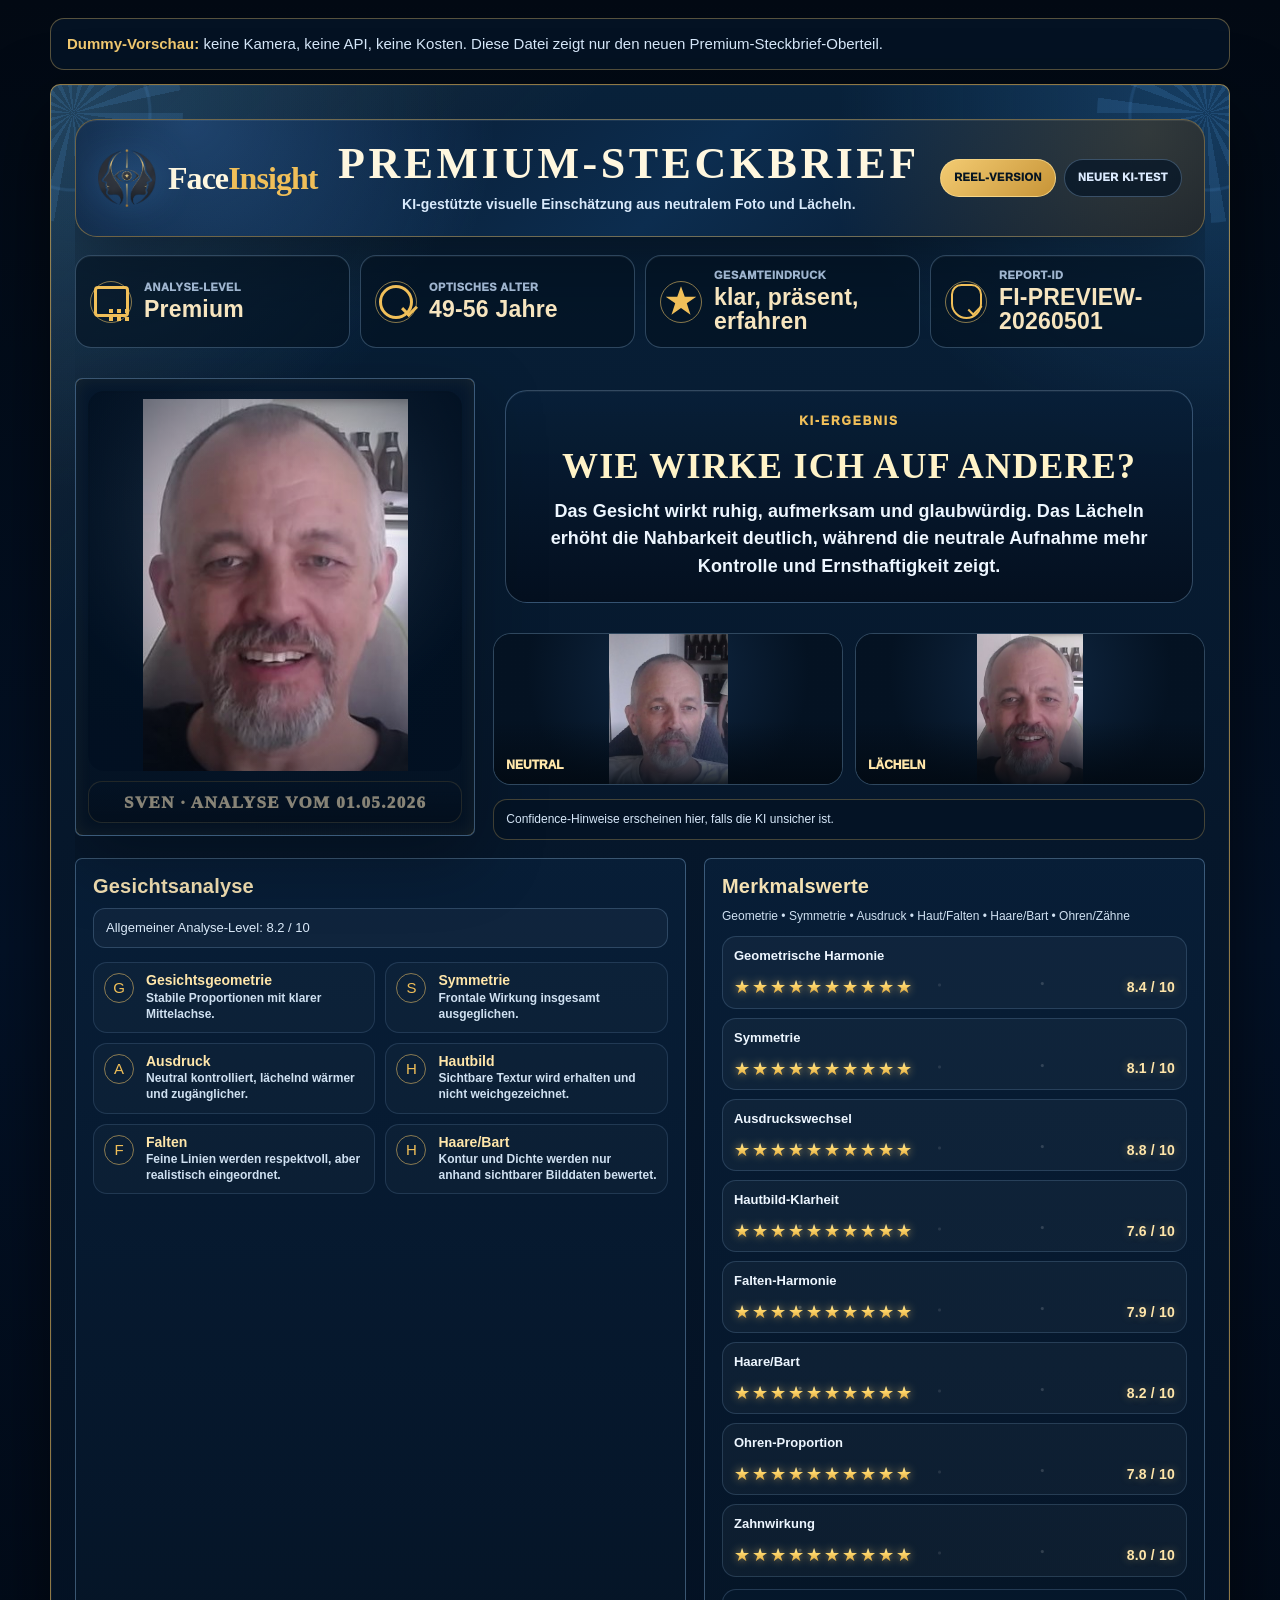
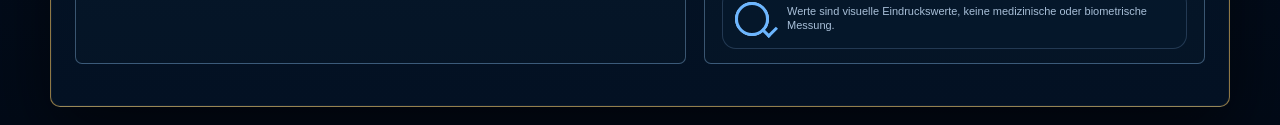
<file: steckbrief-premium-preview.html>
﻿<!doctype html>
<html lang="de">
<head>
  <meta charset="utf-8">
  <meta name="viewport" content="width=device-width, initial-scale=1">
  <title>FaceInsight Premium Steckbrief Vorschau</title>
  <link rel="stylesheet" href="assets/css/faceinsight.css?v=20260502-1500">
  <style>
    body{margin:0;background:linear-gradient(180deg,#020913,#031126 55%,#020a17);padding:18px;color:#eaf3ff}.fi-preview-wrap{max-width:1180px;margin:auto}.fi-preview-note{border:1px solid rgba(241,201,112,.35);border-radius:14px;background:rgba(5,20,37,.92);padding:14px 16px;margin:0 0 14px;color:#d8e9fb}.fi-preview-note strong{color:#f1c970}


    .fi-report-top-v2{
      display:grid;
      gap:14px;
      margin:0 0 14px;
    }
    .fi-hero-v2{
      border:1px solid rgba(241,201,112,.34);
      border-radius:14px;
      background:
        radial-gradient(circle at 12% 0%, rgba(73,156,255,.25), transparent 32%),
        radial-gradient(circle at 92% 10%, rgba(241,201,112,.16), transparent 30%),
        linear-gradient(145deg, rgba(9,38,67,.98), rgba(3,16,31,.98));
      box-shadow:inset 0 0 34px rgba(73,156,255,.08), 0 18px 44px rgba(0,0,0,.28);
      padding:18px;
      overflow:hidden;
      position:relative;
    }
    .fi-hero-v2:before,.fi-hero-v2:after{
      content:"";
      position:absolute;
      width:230px;
      height:230px;
      border:1px solid rgba(73,156,255,.20);
      border-radius:50%;
      top:-120px;
      pointer-events:none;
    }
    .fi-hero-v2:before{left:-90px}.fi-hero-v2:after{right:-90px}
    .fi-hero-head-v2{
      align-items:center;
      display:grid;
      gap:14px;
      grid-template-columns:minmax(180px,320px) 1fr auto;
      position:relative;
      z-index:1;
    }
        .fi-hero-logo-v2{align-items:center;display:flex;gap:12px;min-width:0}
    .fi-hero-logo-v2 img{display:block;height:64px;width:64px;object-fit:contain;filter:drop-shadow(0 0 16px rgba(83,161,255,.32))}
    .fi-hero-logo-v2 strong{color:#fff7df;font-family:Georgia,"Times New Roman",serif;font-size:34px;font-weight:800;letter-spacing:-.03em;line-height:1;text-shadow:0 2px 14px rgba(0,0,0,.42);white-space:nowrap}
    .fi-hero-logo-v2 strong span{color:#f1c970}
    .fi-report-top-v2 .fi-top-report-actions{display:flex;flex-wrap:wrap;gap:8px;justify-content:flex-end;margin-top:14px;position:relative;z-index:1}
    .fi-report-top-v2 .fi-top-report-actions a{align-items:center;background:rgba(9,31,55,.78);border:1px solid rgba(122,164,205,.38);border-radius:999px;color:#d9ebff;display:inline-flex;font-size:12px;font-weight:900;letter-spacing:.03em;padding:9px 12px;text-decoration:none;text-transform:uppercase}
    .fi-report-top-v2 .fi-top-report-actions a:first-child{background:linear-gradient(135deg,#f1c970,#c9993f);border-color:rgba(255,229,160,.68);color:#071522}
    .fi-hero-title-v2 span{color:#f1c970;display:block;font-size:12px;font-weight:900;letter-spacing:.18em;text-transform:uppercase}
    .fi-hero-title-v2 h1{color:#fff7df;font-family:Georgia,"Times New Roman",serif;font-size:42px;letter-spacing:.08em;line-height:1;margin:6px 0;text-transform:uppercase;text-shadow:0 2px 10px rgba(0,0,0,.45)}
    .fi-hero-title-v2 p{color:#d8e9fb;font-size:14px;font-weight:800;margin:0}
    .fi-report-level-v2{border:1px solid rgba(241,201,112,.55);border-radius:999px;color:#f9e4ae;font-size:12px;font-weight:900;padding:10px 14px;text-transform:uppercase;background:rgba(2,12,24,.38)}
    .fi-fact-row-v2{display:grid;gap:10px;grid-template-columns:repeat(4,minmax(0,1fr));margin-top:16px;position:relative;z-index:1}
    .fi-fact-row-v2 .fi-fact-card{background:rgba(4,21,39,.72);border-color:rgba(122,164,205,.40);grid-template-columns:46px minmax(0,1fr);min-height:84px;padding:13px 14px}
    .fi-fact-row-v2 .fi-icon{height:42px;width:42px;color:#f1c970;border-color:rgba(241,201,112,.54)}
    .fi-fact-row-v2 .fi-fact-card span{color:#a9c8e8;font-size:11px;letter-spacing:.08em}
    .fi-fact-row-v2 .fi-fact-card strong{color:#fff2c8;font-size:21px;margin-top:5px;word-break:break-word}
    .fi-top-grid-v2{display:grid;gap:14px;grid-template-columns:minmax(280px,.95fr) minmax(320px,1fr) minmax(300px,.95fr);align-items:stretch}
    .fi-photo-suite-v2{background:linear-gradient(180deg, rgba(8,32,57,.96), rgba(4,18,34,.98));border:1px solid rgba(122,164,205,.42);border-radius:12px;padding:12px;display:grid;gap:10px;grid-template-columns:1fr 1fr;align-content:start}
    .fi-photo-suite-v2 h2{color:#fff2c8;font-family:Georgia,"Times New Roman",serif;font-size:22px;grid-column:1/-1;letter-spacing:.04em;margin:0;text-transform:uppercase}
    .fi-shot-card-v2{background:rgba(255,255,255,.04);border:1px solid rgba(122,164,205,.34);border-radius:12px;margin:0;overflow:hidden;min-height:168px;position:relative}
    .fi-shot-card-v2 img{background:radial-gradient(circle at 50% 25%, rgba(83,161,255,.14), rgba(4,18,34,.98) 68%);display:block;height:170px;object-fit:contain;object-position:center center;width:100%}
    .fi-shot-card-v2 figcaption{background:linear-gradient(180deg, transparent, rgba(2,10,19,.88));bottom:0;color:#f5dfad;font-size:12px;font-weight:900;left:0;padding:32px 10px 9px;position:absolute;right:0;text-transform:uppercase}
    .fi-shot-main-v2{grid-column:1/-1;min-height:330px;border:1px solid rgba(241,201,112,.42);border-radius:12px;background:#071b31}
    .fi-shot-main-v2 img{display:block;height:330px;object-fit:contain!important;object-position:center 12%!important;width:100%;background:radial-gradient(circle at 50% 22%, rgba(83,161,255,.18), rgba(4,18,34,.98) 64%)}
    .fi-shot-main-v2 figcaption{background:linear-gradient(180deg, transparent, rgba(2,10,19,.92));color:#fff2c8;font-size:13px;font-weight:900;letter-spacing:.04em;padding:42px 12px 12px}
    .fi-summary-stack-v2{display:grid;gap:14px}
    .fi-impact-analysis-v2{border-radius:12px;padding:22px;background:linear-gradient(180deg, rgba(9,34,60,.94), rgba(5,20,37,.98));border:1px solid rgba(122,164,205,.42);min-height:178px;display:grid;align-content:center;text-align:left}
    .fi-impact-analysis-v2 span{color:#f1c970;font-size:12px;font-weight:900;letter-spacing:.16em;text-transform:uppercase}
    .fi-impact-analysis-v2 h2{color:#fff2c8;font-family:Georgia,"Times New Roman",serif;font-size:30px;line-height:1.04;margin:8px 0 10px;text-transform:uppercase}
    .fi-impact-analysis-v2 p{color:#edf6ff;font-size:17px;font-weight:750;line-height:1.45;margin:0}
    .fi-analysis-card-v2,.fi-score-card-v2{background:linear-gradient(180deg, rgba(8,31,56,.98), rgba(4,18,34,.98));border-color:rgba(122,164,205,.42);min-height:0;color:#eaf3ff}
    .fi-analysis-card-v2 h2,.fi-score-card-v2 h2{color:#fff2c8;font-size:24px}
    .fi-analysis-card-v2 .fi-feature-item{grid-template-columns:34px minmax(0,1fr);margin-bottom:10px}
    .fi-analysis-card-v2 .fi-feature-item strong{color:#f6dfaa;font-size:14px}
    .fi-analysis-card-v2 .fi-feature-item p{color:#cfe0f1;font-size:12px;line-height:1.28}
    .fi-analysis-card-v2 .fi-feature-item i{border-color:rgba(241,201,112,.52);color:#f1c970;height:30px;width:30px}
    .fi-profile-metrics-v2{display:grid;gap:10px}
    .fi-profile-metrics-v2 .fi-profile-metric{background:rgba(255,255,255,.035);border:1px solid rgba(122,164,205,.26);border-radius:10px;padding:10px}
    .fi-profile-metrics-v2 .fi-profile-metric strong{color:#edf6ff;font-size:13px}
    .fi-profile-metrics-v2 .fi-star-score{align-items:center;display:grid;gap:10px;grid-template-columns:1fr auto;margin-top:7px}
    .fi-confidence-v2{border:1px solid rgba(241,201,112,.34);border-radius:12px;background:rgba(2,12,24,.34);color:#d8e9fb;font-size:12px;line-height:1.4;margin-top:12px;padding:10px}
    @media (max-width:1060px){.fi-hero-head-v2{grid-template-columns:1fr;text-align:center}.fi-report-level-v2{justify-self:center}.fi-fact-row-v2{grid-template-columns:1fr 1fr}.fi-top-grid-v2{grid-template-columns:1fr}.fi-shot-main-v2 img{height:300px}}
    @media (max-width:620px){.fi-hero-v2{padding:14px}.fi-hero-title-v2 h1{font-size:28px;letter-spacing:.04em}.fi-hero-logo-v2{justify-content:center}.fi-report-top-v2 .fi-top-report-actions{justify-content:center}.fi-report-top-v2 .fi-top-report-actions a{flex:1 1 150px;font-size:11px;justify-content:center;min-width:0;text-align:center;white-space:normal}.fi-fact-row-v2{grid-template-columns:1fr}.fi-photo-suite-v2{grid-template-columns:1fr}.fi-shot-card-v2 img{height:220px}.fi-shot-main-v2 img{height:300px}.fi-impact-analysis-v2 h2{font-size:24px}.fi-impact-analysis-v2 p{font-size:15px}}


    /* Premium report top v3: calmer editorial layout, less dashboard noise. */
    .fi-report-top-v3,.fi-report-top-v3 *{box-sizing:border-box;min-width:0}
    .fi-report-top-v3{display:grid;gap:18px;margin:0 0 18px;color:#edf6ff;overflow:hidden}
    .fi-hero-v3{background:linear-gradient(135deg,#071426 0%,#0c2d4f 54%,#071426 100%);border:1px solid rgba(230,190,104,.46);border-radius:22px;box-shadow:inset 0 1px 0 rgba(255,255,255,.08),0 24px 70px rgba(0,0,0,.36);overflow:hidden;padding:22px;position:relative}
    .fi-hero-v3:before{background:radial-gradient(circle at 10% 0%,rgba(79,158,244,.32),transparent 30%),radial-gradient(circle at 95% 10%,rgba(238,196,104,.18),transparent 30%);content:"";inset:0;pointer-events:none;position:absolute}
    .fi-hero-v3-inner{align-items:center;display:grid;gap:18px;grid-template-columns:auto 1fr auto;position:relative;z-index:1}
    .fi-brand-v3{align-items:center;display:flex;gap:12px;white-space:nowrap}.fi-brand-v3 img{height:58px;width:58px;filter:drop-shadow(0 0 18px rgba(91,174,255,.38))}.fi-brand-v3 strong{color:#fff7df;font-family:Georgia,"Times New Roman",serif;font-size:32px;letter-spacing:-.03em;line-height:1}.fi-brand-v3 span{color:#f0bf59}
    .fi-title-v3{text-align:center}.fi-title-v3 h1{color:#fff7df;font-family:Georgia,"Times New Roman",serif;font-size:44px;letter-spacing:.08em;line-height:.98;margin:0;text-transform:uppercase}.fi-title-v3 p{color:#d8e9fb;font-size:14px;font-weight:800;margin:9px 0 0}
    .fi-actions-v3{display:flex;flex-wrap:wrap;gap:8px;justify-content:flex-end}.fi-actions-v3 a{align-items:center;background:rgba(6,22,40,.74);border:1px solid rgba(151,190,229,.32);border-radius:999px;color:#dcebff;display:inline-flex;font-size:11px;font-weight:950;letter-spacing:.04em;min-height:38px;padding:10px 13px;text-decoration:none;text-transform:uppercase}.fi-actions-v3 a:first-child{background:linear-gradient(135deg,#f3cb72,#c79437);border-color:rgba(255,226,151,.68);color:#061522}
    .fi-fact-row-v3{display:grid;gap:10px;grid-template-columns:repeat(4,minmax(0,1fr));position:relative;z-index:1}.fi-fact-row-v3 .fi-fact-card{background:rgba(3,17,32,.62);border:1px solid rgba(142,184,226,.30);border-radius:16px;box-shadow:inset 0 1px 0 rgba(255,255,255,.05);display:grid;gap:12px;grid-template-columns:42px 1fr;margin:0;min-height:82px;padding:14px}.fi-fact-row-v3 .fi-icon{border-color:rgba(238,196,104,.56);color:#f0bf59;height:42px;width:42px}.fi-fact-row-v3 span{color:#9ebfe1;font-size:11px;font-weight:950;letter-spacing:.09em;text-transform:uppercase}.fi-fact-row-v3 strong{color:#fff0bf;display:block;font-family:Georgia,"Times New Roman",serif;font-size:20px;line-height:1.06;margin-top:4px;overflow-wrap:anywhere}
    .fi-stage-v3{display:grid;gap:18px;grid-template-columns:minmax(260px,.72fr) minmax(0,1.28fr);align-items:start}
    .fi-main-portrait-v3{background:linear-gradient(180deg,#0a223d,#061525);border:1px solid rgba(238,196,104,.45);border-radius:22px;box-shadow:0 24px 70px rgba(0,0,0,.28);margin:0;overflow:hidden;padding:12px;position:relative}.fi-main-portrait-v3:before{background:radial-gradient(circle at 50% 14%,rgba(83,161,255,.2),transparent 38%);content:"";inset:0;pointer-events:none;position:absolute}.fi-main-portrait-v3 img{background:#061525;border-radius:16px;display:block;height:430px;max-height:48vh;object-fit:contain!important;object-position:center center!important;position:relative;width:100%}.fi-main-portrait-v3 figcaption{align-items:center;background:linear-gradient(90deg,rgba(6,21,38,.94),rgba(10,43,73,.88));border:1px solid rgba(238,196,104,.24);border-radius:14px;color:#ffe5a5;display:flex;font-size:13px;font-weight:950;justify-content:center;letter-spacing:.08em;margin-top:10px;min-height:42px;text-transform:uppercase}
    .fi-story-v3{display:grid;gap:14px}.fi-impact-v3{background:linear-gradient(180deg,rgba(8,31,56,.96),rgba(4,16,31,.98));border:1px solid rgba(142,184,226,.34);border-radius:22px;box-shadow:inset 0 1px 0 rgba(255,255,255,.05);padding:24px}.fi-impact-v3 span{color:#f0bf59;display:block;font-size:12px;font-weight:950;letter-spacing:.16em;text-transform:uppercase}.fi-impact-v3 h2{color:#fff3c8;font-family:Georgia,"Times New Roman",serif;font-size:36px;line-height:1;margin:9px 0 14px;text-transform:uppercase}.fi-impact-v3 p{color:#edf6ff;font-size:18px;font-weight:760;line-height:1.52;margin:0}.fi-photo-duo-v3{display:grid;gap:12px;grid-template-columns:1fr 1fr}.fi-shot-card-v3{background:#061525;border:1px solid rgba(142,184,226,.30);border-radius:18px;margin:0;overflow:hidden;position:relative}.fi-shot-card-v3 img{background:radial-gradient(circle at 50% 25%,rgba(83,161,255,.14),rgba(4,18,34,.98) 68%);display:block;height:150px;object-fit:contain;object-position:center;width:100%}.fi-shot-card-v3 figcaption{background:linear-gradient(180deg,transparent,rgba(2,10,19,.92));bottom:0;color:#ffe6aa;font-size:12px;font-weight:950;left:0;padding:36px 12px 10px;position:absolute;right:0;text-transform:uppercase}
    .fi-lens-grid-v3{display:grid;gap:18px;grid-template-columns:minmax(0,1fr) minmax(320px,.82fr)}.fi-analysis-card-v3,.fi-score-card-v3{background:linear-gradient(180deg,rgba(8,31,56,.97),rgba(4,16,31,.99));border:1px solid rgba(142,184,226,.34);border-radius:22px;color:#edf6ff;padding:22px}.fi-analysis-card-v3 h2,.fi-score-card-v3 h2{color:#fff3c8;font-family:Georgia,"Times New Roman",serif;font-size:26px;letter-spacing:.03em;margin:0 0 12px;text-transform:uppercase}.fi-analysis-card-v3 .fi-attr-level{background:rgba(255,255,255,.035);border:1px solid rgba(142,184,226,.24);border-radius:12px;color:#dbeafa;font-size:13px;margin:0 0 14px;padding:10px 12px}.fi-analysis-card-v3 .fi-analysis-list{display:grid;gap:10px;grid-template-columns:1fr 1fr}.fi-analysis-card-v3 .fi-feature-item{background:rgba(255,255,255,.025);border:1px solid rgba(142,184,226,.16);border-radius:14px;display:grid;gap:10px;grid-template-columns:32px 1fr;margin:0;padding:10px}.fi-analysis-card-v3 .fi-feature-item i{border-color:rgba(238,196,104,.55);color:#f0bf59;height:30px;width:30px}.fi-analysis-card-v3 .fi-feature-item strong{color:#ffe6aa;font-size:14px}.fi-analysis-card-v3 .fi-feature-item p{color:#cfe0f1;font-size:12px;line-height:1.34;margin:2px 0 0}.fi-score-card-v3 .fi-score-scale{color:#cfe0f1;display:block;font-size:12px;line-height:1.35;margin:0 0 12px}.fi-score-card-v3 .fi-profile-metrics{display:grid;gap:9px}.fi-score-card-v3 .fi-profile-metric{background:rgba(255,255,255,.035);border:1px solid rgba(142,184,226,.20);border-radius:14px;padding:10px 11px}.fi-score-card-v3 .fi-profile-metric strong{color:#edf6ff;font-size:13px}.fi-score-card-v3 .fi-star-score{align-items:center;display:grid;gap:10px;grid-template-columns:1fr auto;margin-top:6px}.fi-score-card-v3 .fi-star-score b{color:#ffe6aa;font-size:14px;white-space:nowrap}.fi-score-card-v3 footer{background:rgba(7,25,45,.7);border:1px solid rgba(142,184,226,.22);border-radius:14px;color:#cfe0f1;display:grid;gap:10px;grid-template-columns:42px 1fr;margin-top:12px;padding:12px}.fi-confidence-v3{background:rgba(5,19,36,.76);border:1px solid rgba(238,196,104,.28);border-radius:14px;color:#d8e9fb;font-size:12px;line-height:1.45;padding:11px 12px}
    @media (max-width:1060px){.fi-hero-v3-inner{grid-template-columns:1fr;text-align:center}.fi-brand-v3,.fi-actions-v3{justify-content:center}.fi-fact-row-v3{grid-template-columns:1fr 1fr}.fi-stage-v3,.fi-lens-grid-v3{grid-template-columns:1fr}.fi-main-portrait-v3 img{height:360px;max-height:none}.fi-analysis-card-v3 .fi-analysis-list{grid-template-columns:1fr 1fr}}
    @media (max-width:620px){.fi-report-top-v3{gap:14px}.fi-hero-v3{border-radius:18px;padding:18px 14px}.fi-title-v3 h1{font-size:30px;letter-spacing:.05em}.fi-title-v3 p{font-size:13px}.fi-brand-v3 strong{font-size:30px}.fi-actions-v3 a{flex:1 1 150px;justify-content:center;text-align:center}.fi-fact-row-v3{grid-template-columns:1fr}.fi-main-portrait-v3{border-radius:18px}.fi-main-portrait-v3 img{height:300px;max-height:none}.fi-photo-duo-v3{grid-template-columns:1fr 1fr}.fi-shot-card-v3 img{height:140px}.fi-impact-v3,.fi-analysis-card-v3,.fi-score-card-v3{border-radius:18px;padding:18px}.fi-impact-v3 h2{font-size:28px}.fi-impact-v3 p{font-size:16px}.fi-analysis-card-v3 .fi-analysis-list{grid-template-columns:1fr}.fi-score-card-v3 .fi-star-score{grid-template-columns:1fr}.fi-score-card-v3 .fi-star-score b{justify-self:start}.fi-mobile-content,.fi-workspace,.fi-premium-sheet{max-width:100%;overflow-x:hidden}}


    /* v3 hard overrides: keep the portrait premium-sized even against legacy report image rules. */
    .fi-report-top-v3 .fi-main-portrait-v3 > img{height:380px!important;max-height:380px!important;object-fit:contain!important;object-position:center center!important}
    @media (max-width:1060px){.fi-report-top-v3 .fi-main-portrait-v3 > img{height:320px!important;max-height:320px!important}}
    @media (max-width:620px){.fi-report-top-v3 .fi-main-portrait-v3 > img{height:280px!important;max-height:280px!important}.fi-report-top-v3 .fi-main-portrait-v3{padding:10px}.fi-report-top-v3 .fi-main-portrait-v3 figcaption{font-size:11px;min-height:36px}.fi-report-top-v3 .fi-impact-v3 h2{font-size:26px}.fi-report-top-v3 .fi-impact-v3 p{font-size:15px}}

    /* v3 legacy reset: old report-photo rules used absolute captions/min-heights. */
    .fi-report-top-v3 .fi-main-portrait-v3{display:grid!important;gap:10px!important;height:auto!important;min-height:0!important;align-content:start!important}
    .fi-report-top-v3 .fi-main-portrait-v3 > img{position:relative!important;inset:auto!important;margin:0 auto!important}
    .fi-report-top-v3 .fi-main-portrait-v3 figcaption{position:relative!important;inset:auto!important;left:auto!important;right:auto!important;bottom:auto!important;top:auto!important;margin:0!important;padding:0 12px!important}
  </style>
</head>
<body>
  <main class="fi-preview-wrap">
    <div class="fi-preview-note"><strong>Dummy-Vorschau:</strong> keine Kamera, keine API, keine Kosten. Diese Datei zeigt nur den neuen Premium-Steckbrief-Oberteil.</div>
    <article class="fi-premium-sheet fi-premium-profile" style="margin:0 auto;">
      <section class="fi-report-top-v3" aria-label="Premium Steckbrief Oberteil">
        <header class="fi-hero-v3">
          <div class="fi-hero-v3-inner">
            <div class="fi-brand-v3"><img src="assets/img/logo-klein.png" alt="FaceInsight"><strong>Face<span>Insight</span></strong></div>
            <div class="fi-title-v3">
              <h1>Premium-Steckbrief</h1>
              <p>KI-gestützte visuelle Einschätzung aus neutralem Foto und Lächeln.</p>
            </div>
            <nav class="fi-actions-v3" aria-label="Report Schnellaktionen">
              <a href="steckbrief-reel.html" title="Kurze Share-Version öffnen">Reel-Version</a>
              <a href="index.html">Neuer KI-Test</a>
            </nav>
          </div>
        </header>

        <section class="fi-fact-row fi-profile-facts fi-fact-row-v3" aria-label="Report Eckdaten">
          <article class="fi-fact-card"><i class="fi-icon fi-icon-calendar" aria-hidden="true"></i><div><span>Analyse-Level</span><strong>Premium</strong></div></article>
          <article class="fi-fact-card"><i class="fi-icon fi-icon-age" aria-hidden="true"></i><div><span>Optisches Alter</span><strong>-</strong></div></article>
          <article class="fi-fact-card"><i class="fi-icon fi-icon-star" aria-hidden="true"></i><div><span>Gesamteindruck</span><strong>-</strong></div></article>
          <article class="fi-fact-card"><i class="fi-icon fi-icon-shield" aria-hidden="true"></i><div><span>Report-ID</span><strong data-report-id>-</strong></div></article>
        </section>

        <section class="fi-stage-v3">
          <figure class="fi-report-photo fi-profile-photo fi-portrait-clean fi-main-portrait-v3">
            <img alt="Premium Portrait" src="assets/img/user-smile.png">
            <figcaption>FaceInsight · Analyse</figcaption>
          </figure>

          <section class="fi-story-v3">
            <article class="fi-impact-analysis fi-impact-v3">
              <span>KI-Ergebnis</span>
              <h2>Wie wirke ich auf andere?</h2>
              <p>Die Zusammenfassung wird aus strukturierten Reportdaten geladen. Bei niedriger Confidence wird transparent darauf hingewiesen.</p>
            </article>
            <div class="fi-photo-duo-v3" aria-label="Neutral- und Lächeln-Vergleich">
              <figure class="fi-shot-card-v3"><img alt="Neutralfoto" src="assets/img/user-neutral.png" data-mini-neutral><figcaption>Neutral</figcaption></figure>
              <figure class="fi-shot-card-v3"><img alt="Lächelfoto" src="assets/img/user-smile.png" data-mini-smile><figcaption>Lächeln</figcaption></figure>
            </div>
            <div class="fi-confidence-v3" data-confidence-note>Confidence-Hinweise erscheinen hier, falls die KI unsicher ist.</div>
          </section>
        </section>

        <section class="fi-lens-grid-v3">
          <section class="fi-report-card fi-analysis-card fi-analysis-card-v3">
            <h2>Gesichtsanalyse</h2>
            <p class="fi-attr-level"><strong>Allgemeiner Analyse-Level:</strong> - / 10</p>
            <div class="fi-analysis-list"></div>
          </section>

          <section class="fi-report-card fi-score-card fi-profile-score-card fi-score-card-v3">
            <h2>Merkmalswerte</h2>
            <small class="fi-score-scale">Geometrie • Symmetrie • Ausdruck • Haut/Falten • Haare/Bart • Ohren/Zähne</small>
            <div class="fi-profile-metrics fi-profile-metrics-v3"></div>
            <footer>
              <i class="fi-icon fi-icon-age" aria-hidden="true"></i>
              <span>Werte sind visuelle Eindruckswerte, keine medizinische oder biometrische Messung.</span>
            </footer>
          </section>
        </section>
      </section>

    </article>
  </main>
  <script>
    document.querySelector('[data-report-id]').textContent = 'FI-PREVIEW-20260501';
    document.querySelectorAll('.fi-profile-facts .fi-fact-card strong')[1].textContent = '49-56 Jahre';
    document.querySelectorAll('.fi-profile-facts .fi-fact-card strong')[2].textContent = 'klar, präsent, erfahren';
    document.querySelector('.fi-attr-level').textContent = 'Allgemeiner Analyse-Level: 8.2 / 10';
    document.querySelector('.fi-impact-analysis p').textContent = 'Das Gesicht wirkt ruhig, aufmerksam und glaubwürdig. Das Lächeln erhöht die Nahbarkeit deutlich, während die neutrale Aufnahme mehr Kontrolle und Ernsthaftigkeit zeigt.';
    document.querySelector('.fi-portrait-clean figcaption').textContent = 'Sven · Analyse vom 01.05.2026';
    document.querySelector('.fi-analysis-list').innerHTML = ['Gesichtsgeometrie|Stabile Proportionen mit klarer Mittelachse.','Symmetrie|Frontale Wirkung insgesamt ausgeglichen.','Ausdruck|Neutral kontrolliert, lächelnd wärmer und zugänglicher.','Hautbild|Sichtbare Textur wird erhalten und nicht weichgezeichnet.','Falten|Feine Linien werden respektvoll, aber realistisch eingeordnet.','Haare/Bart|Kontur und Dichte werden nur anhand sichtbarer Bilddaten bewertet.'].map(function(row){var p=row.split('|');return '<article class="fi-feature-item"><i data-icon="'+p[0][0]+'"></i><div><strong>'+p[0]+'</strong><p>'+p[1]+'</p></div></article>';}).join('');
    document.querySelector('.fi-profile-metrics').innerHTML = ['Geometrische Harmonie:8.4','Symmetrie:8.1','Ausdruckswechsel:8.8','Hautbild-Klarheit:7.6','Falten-Harmonie:7.9','Haare/Bart:8.2','Ohren-Proportion:7.8','Zahnwirkung:8.0'].map(function(row){var p=row.split(':');return '<article class="fi-profile-metric"><div><strong>'+p[0]+'</strong></div><div class="fi-star-score"><span class="fi-stars" data-score="'+p[1]+'"><i></i></span><b>'+p[1]+' / 10</b></div></article>';}).join('');
    document.querySelectorAll('.fi-stars[data-score]').forEach(function(node){node.style.setProperty('--fill',(Number(node.dataset.score)/10*100)+'%');});
  </script>
</body>
</html>
</file>
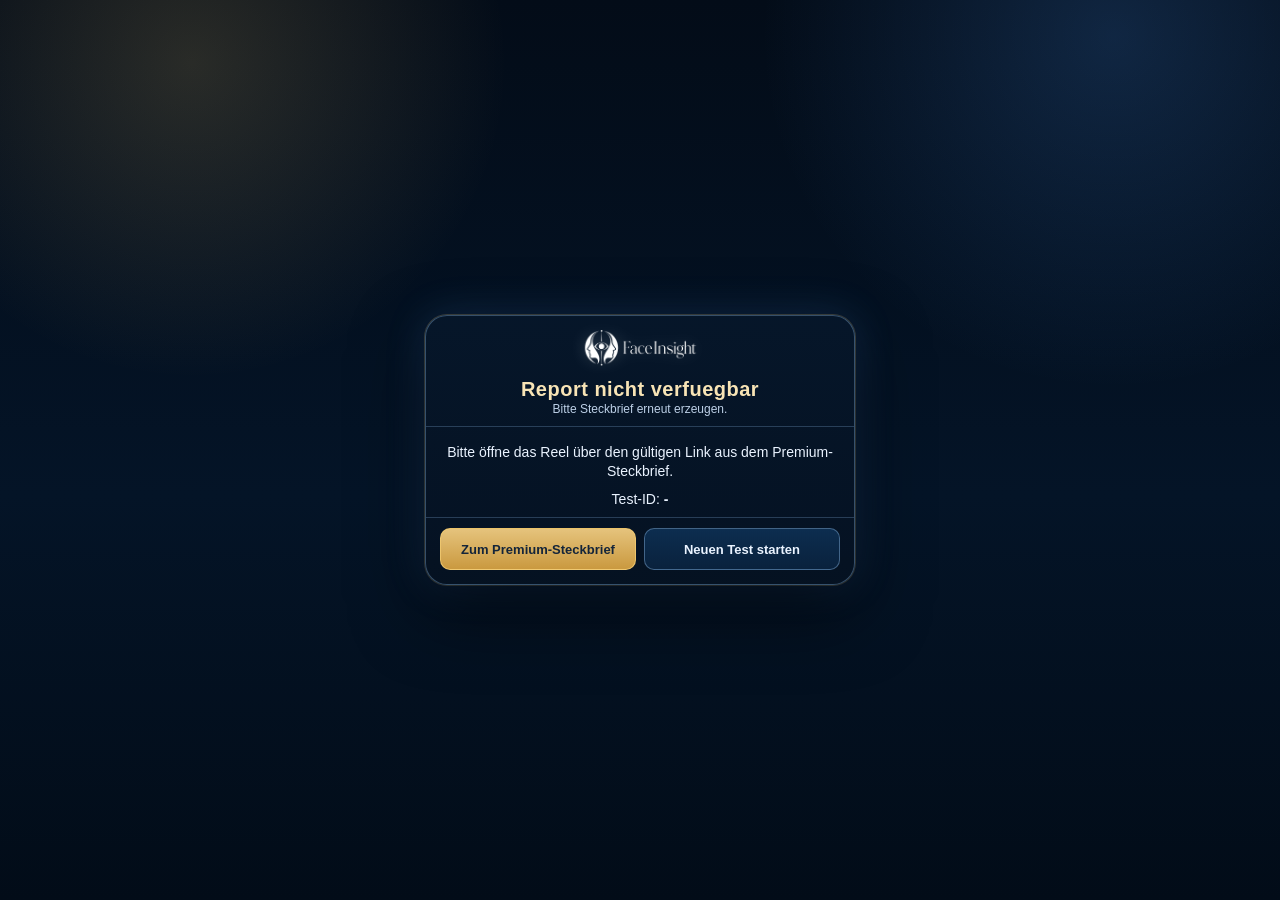
<file: steckbrief-reel.html>
<!doctype html>
<html lang="de">
<head>
  <meta charset="utf-8">
  <meta name="viewport" content="width=device-width, initial-scale=1">
  <title>FaceInsight Reel Steckbrief</title>
  <meta name="robots" content="noindex,nofollow">
  <style>
    :root{
      --gold:#f1c970;
      --ink:#eaf3ff;
      --muted:#bdd0e7;
      --line:rgba(122,164,205,.42);
    }
    *{box-sizing:border-box}
    body{
      margin:0;
      font-family:Aptos,-apple-system,BlinkMacSystemFont,"Segoe UI",Roboto,Arial,sans-serif;
      color:var(--ink);
      background:
        radial-gradient(circle at 15% 7%, rgba(241,201,112,.16), transparent 23%),
        radial-gradient(circle at 87% 4%, rgba(76,156,255,.18), transparent 25%),
        linear-gradient(180deg, #030c18, #041427 55%, #020c18);
      min-height:100vh;
      display:grid;
      place-items:center;
      padding:14px;
    }
    .reel-card{
      width:min(100%,430px);
      border:1px solid var(--line);
      border-radius:22px;
      overflow:hidden;
      background:linear-gradient(180deg, rgba(6,23,42,.96), rgba(5,18,34,.98));
      box-shadow:0 26px 70px rgba(0,0,0,.58),0 0 0 1px rgba(241,201,112,.22),0 0 40px rgba(76,156,255,.2);
    }
    .reel-head{
      padding:14px 14px 10px;
      border-bottom:1px solid rgba(122,164,205,.3);
      text-align:center;
    }
    .reel-head img{
      height:36px;
      object-fit:contain;
      max-width:100%;
      filter:brightness(0) invert(1) drop-shadow(0 0 8px rgba(255,255,255,.2));
    }
    .reel-head h1{
      margin:8px 0 2px;
      font-size:20px;
      line-height:1.1;
      color:#f8e4b5;
      letter-spacing:.5px;
    }
    .reel-head p{margin:0;font-size:12px;color:var(--muted)}
    .reel-hero{
      position:relative;
      padding:12px 14px 8px;
      display:grid;
      justify-items:center;
      gap:10px;
    }
    .reel-hero img{
      width:186px;
      height:186px;
      object-fit:cover;
      object-position:center 16%;
      border-radius:50%;
      border:1px solid rgba(241,201,112,.52);
      box-shadow:0 0 0 2px rgba(75,156,255,.46),0 0 34px rgba(75,156,255,.46),0 0 18px rgba(241,201,112,.34), inset 0 0 18px rgba(241,201,112,.24);
      filter:saturate(.96) contrast(1.06);
      background:radial-gradient(circle at 50% 30%, rgba(255,255,255,.12), rgba(6,22,40,.88) 68%);
      padding:2px;
    }
    .reel-badge{
      position:static;
      background:linear-gradient(180deg, rgba(10,36,64,.92), rgba(8,26,46,.94));
      border:1px solid rgba(241,201,112,.55);
      border-radius:10px;
      padding:6px 9px;
      font-size:11px;
      color:#f1e5c5;
      font-weight:800;
    }
    .reel-copy{padding:2px 14px 8px;text-align:center}
    .reel-copy h2{
      margin:0 0 8px;
      font-size:22px;
      line-height:1.15;
      color:#f6e2b2;
      text-align:center;
      overflow-wrap:anywhere;
      text-wrap:balance;
    }
    .reel-copy p{
      margin:0;
      color:var(--ink);
      font-size:14px;
      line-height:1.4;
      text-align:center;
      overflow-wrap:anywhere;
    }
    .reel-pills{
      display:grid;
      grid-template-columns:repeat(3,minmax(0,1fr));
      gap:8px;
      padding:10px 14px 8px;
    }
    .reel-pills span{
      border:1px solid rgba(241,201,112,.45);
      border-radius:999px;
      text-align:center;
      padding:7px 8px 8px;
      font-size:12px;
      font-weight:800;
      color:#f2d79c;
      background:rgba(7,26,46,.8);
      display:flex;
      flex-direction:column;
      align-items:center;
      justify-content:center;
      line-height:1.2;
      gap:2px;
    }
    .reel-pills b{display:block;font-size:13px}
    .reel-mini-grid{
      display:grid;
      gap:8px;
      grid-template-columns:1fr 1fr;
      padding:2px 14px 10px;
    }
    .reel-mini{
      border:1px solid rgba(122,164,205,.38);
      border-radius:12px;
      padding:10px;
      background:linear-gradient(180deg, rgba(8,31,56,.95), rgba(5,21,39,.98));
    }
    .reel-mini-top{
      display:grid;
      grid-template-columns:52px 1fr;
      gap:8px;
      align-items:center;
      margin-bottom:6px;
    }
    .reel-mini-top img{
      width:52px;
      height:52px;
      object-fit:cover;
      border-radius:50%;
      border:1px solid rgba(241,201,112,.6);
      box-shadow:0 0 12px rgba(76,156,255,.32), inset 0 0 10px rgba(241,201,112,.22);
      background:#0a1a2c;
    }
    .reel-mini h3{
      margin:0 0 7px;
      color:#f6e2b2;
      font-size:14px;
      line-height:1.15;
    }
    .reel-mini p{
      margin:0;
      color:var(--muted);
      font-size:12px;
      line-height:1.35;
    }
    .reel-actions{
      border-top:1px solid rgba(122,164,205,.3);
      padding:10px 14px 14px;
      display:grid;
      gap:8px;
      grid-template-columns:1fr 1fr;
    }
    .reel-actions a,.reel-actions button{
      border:1px solid rgba(122,164,205,.5);
      border-radius:10px;
      min-height:42px;
      font-weight:800;
      font-size:13px;
      color:#eaf3ff;
      background:linear-gradient(180deg, rgba(13,47,82,.96), rgba(10,35,62,.96));
      text-decoration:none;
      display:inline-flex;
      align-items:center;
      justify-content:center;
      cursor:pointer;
    }
    .reel-actions .gold{
      background:linear-gradient(180deg, #e5c37c, #ca993f);
      border-color:rgba(241,201,112,.85);
      color:#14253a;
    }
    .reel-footer{
      color:#a8bfd8;
      font-size:11px;
      line-height:1.3;
      text-align:center;
      padding:0 14px 14px;
    }
    .reel-cta{
      margin:4px 14px 10px;
      border:1px solid rgba(241,201,112,.48);
      border-radius:12px;
      background:linear-gradient(180deg, rgba(10,36,64,.9), rgba(8,26,46,.92));
      padding:10px;
      text-align:center;
    }
    .reel-cta p{
      margin:0 0 8px;
      color:#f3dfb0;
      font-size:13px;
      font-weight:800;
      line-height:1.3;
    }
    .reel-cta a{
      display:inline-flex;
      align-items:center;
      justify-content:center;
      min-height:38px;
      padding:8px 14px;
      border-radius:10px;
      border:1px solid rgba(241,201,112,.78);
      background:linear-gradient(180deg, #e5c37c, #ca993f);
      color:#14253a;
      font-size:13px;
      font-weight:900;
      text-decoration:none;
      box-shadow:0 0 14px rgba(241,201,112,.35);
    }
    .reel-copy,.reel-pills,.reel-mini-grid,.reel-actions,.reel-footer{
      width:100%;
    }
  </style>
</head>
<body>
  <article class="reel-card" aria-label="FaceInsight Social Reel Steckbrief">
    <header class="reel-head">
      <img src="assets/img/logo-wordmark.png" alt="FaceInsight">
      <h1>Social Reel Steckbrief</h1>
      <p>Kurzfassung f&uuml;r schnelles Teilen</p>
    </header>

    <section class="reel-hero">
      <span class="reel-badge">Claude AI Analyse  8.7 / 10</span>
      <img src="assets/img/user-smile.png" alt="Profilfoto l&auml;chelnd">
    </section>

    <section class="reel-copy">
      <h2>Souver&auml;n, pr&auml;sent und authentisch.</h2>
      <p>Ruhige Geometrie, klare Symmetrie und ein nat&uuml;rliches L&auml;cheln sorgen f&uuml;r eine vertrauensvolle, starke Au&szlig;enwirkung.</p>
    </section>

    <div class="reel-pills" aria-label="Kernaussagen">
      <span>Symmetrie <b>8.3</b></span>
      <span>Ausdruck <b>9.0</b></span>
      <span>Harmonie <b>8.8</b></span>
    </div>

    <section class="reel-mini-grid" aria-label="Archetyp und Lookalike">
      <article class="reel-mini" id="reel-archetype">
        <div class="reel-mini-top">
          <img src="assets/img/archetype-modern.jpg" alt="Archetyp Portrait" id="reel-archetype-image">
          <div>
            <h3 style="margin:0">Archetyp</h3>
            <p id="reel-archetype-title">Der Stratege</p>
          </div>
        </div>
        <p id="reel-archetype-copy">Ruhig, analytisch, klar in der Wirkung.</p>
      </article>
      <article class="reel-mini" id="reel-lookalike">
        <div class="reel-mini-top">
          <img src="assets/img/sean-connery.jpg" alt="Lookalike Portrait" id="reel-lookalike-image">
          <div>
            <h3 style="margin:0">Lookalike</h3>
            <p id="reel-lookalike-title">Sean Connery</p>
          </div>
        </div>
        <p id="reel-lookalike-copy">Modellbasierte visuelle &Auml;hnlichkeit auf Basis Kontur, Symmetrie und Mimiklinie.</p>
      </article>
    </section>

    <section class="reel-cta" aria-label="Premium Call to Action">
      <p>Traust du dich, die Wahrheit &uuml;ber deine optische Wirkung zu erfahren?</p>
      <a href="#" data-paywall-link>Jetzt Premium-Steckbrief freischalten</a>
    </section>

    <nav class="reel-actions" aria-label="Teilen">
      <button class="gold" type="button" data-share-native>Teilen</button>
      <a href="#" data-share-whatsapp>WhatsApp</a>
      <a href="#" data-share-instagram target="_blank" rel="noopener noreferrer">Instagram</a>
      <a href="#" data-share-facebook target="_blank" rel="noopener noreferrer">Facebook</a>
    </nav>

      <p class="reel-footer">Dies ist eine kurze visuelle Share-Version. Der vollst&auml;ndige Premium-Report enth&auml;lt alle Detailmodule.</p>
  </article>

    <script>
    (function(){
      "use strict";

      var params = new URLSearchParams(window.location.search);
      var mode = (params.get("mode") || "owner").toLowerCase();
      var url = window.location.href;
      var text = "Mein FaceInsight Social Reel Steckbrief";
      var exp = params.get("exp") || "";
      var sig = params.get("sig") || "";
      var ref = normalizeTid(params.get("tid") || params.get("ref") || "");
      var ownerSig = "";
      if (mode === "owner") {
        ownerSig = sig || "";
        if (ref && !ownerSig) {
          try { ownerSig = sessionStorage.getItem("fi_owner_sig_" + ref) || ""; } catch (_) {}
        }
        if (ref && ownerSig) {
          try { sessionStorage.setItem("fi_owner_sig_" + ref, ownerSig); } catch (_) {}
        }
      }
      var baseUrl = window.location.origin + window.location.pathname;
      var guestUrl = ref ? baseUrl + "?mode=guest&tid=" + encodeURIComponent(ref) : baseUrl;
      var ownerUrl = ref ? baseUrl + "?mode=owner&tid=" + encodeURIComponent(ref) + (ownerSig ? "&sig=" + encodeURIComponent(ownerSig) : "") : baseUrl;
      var paywallUrl = ref ? baseUrl.replace("steckbrief-reel.html", "steckbrief-direkt.html") + "?mode=owner&tid=" + encodeURIComponent(ref) + (ownerSig ? "&sig=" + encodeURIComponent(ownerSig) : "") : "steckbrief-direkt.html";
      var apiBase = "./api/share-token.php";
      var reportApiBase = "./api/report-data.php";
      var signedGuestUrl = null;

      function normalizeTid(value){
        var clean = String(value || "").trim().toUpperCase().replace(/[^A-Z0-9\-]/g, "");
        return /^FI-[A-Z0-9\-]{6,64}$/.test(clean) ? clean : "";
      }

      function escapeHtml(value){
        return String(value || "").replace(/[&<>"']/g, function(char){
          return ({ "&":"&amp;", "<":"&lt;", ">":"&gt;", '"':"&quot;", "'":"&#039;" })[char];
        });
      }

      function lockGuestView(){
        var card = document.querySelector(".reel-card");
        if (!card) return;
        var safeRef = escapeHtml(ref || "-");
        card.innerHTML = [
          '<header class="reel-head"><img src="assets/img/logo-wordmark.png" alt="FaceInsight"><h1>Gast-Link abgelaufen</h1><p>Bitte neuen Share-Link anfordern.</p></header>',
          '<section class="reel-copy" style="padding:16px 14px 8px"><p>Dieser Link ist ung\u00fcltig oder abgelaufen. F\u00fcr den Report mit Test-ID <strong>',
          safeRef,
          '</strong> bitte einen neuen Gast-Link erstellen.</p></section>',
          '<nav class="reel-actions" aria-label="Aktionen"><a class="gold" href="steckbrief-direkt.html">Zum Premium-Steckbrief</a><a href="steckbrief-reel.html">Reel neu laden</a></nav>'
        ].join("");
      }

      function lockMissingReport(message){
        var card = document.querySelector(".reel-card");
        if (!card) return;
        var safeRef = escapeHtml(ref || "-");
        var safeMessage = escapeHtml(message || "Reportdaten konnten nicht geladen werden.");
        card.innerHTML = [
          '<header class="reel-head"><img src="assets/img/logo-wordmark.png" alt="FaceInsight"><h1>Report nicht verfuegbar</h1><p>Bitte Steckbrief erneut erzeugen.</p></header>',
          '<section class="reel-copy" style="padding:16px 14px 8px"><p>',
          safeMessage,
          '</p><p style="margin-top:8px">Test-ID: <strong>',
          safeRef,
          '</strong></p></section>',
          '<nav class="reel-actions" aria-label="Aktionen"><a class="gold" href="steckbrief-direkt.html">Zum Premium-Steckbrief</a><a href="index.html">Neuen Test starten</a></nav>'
        ].join("");
      }

      async function issueGuestUrl(){
        if (signedGuestUrl) return signedGuestUrl;
        if (!normalizeTid(ref)) return null;
        try {
          var qIssue = "?action=issue&tid=" + encodeURIComponent(ref);
          if (ownerSig) qIssue += "&owner_sig=" + encodeURIComponent(ownerSig);
          var res = await fetch(apiBase + qIssue, { credentials: "same-origin" });
          if (!res.ok) return null;
          var json = await res.json();
          if (json && json.success && json.guest_url) {
            signedGuestUrl = json.guest_url;
            return signedGuestUrl;
          }
        } catch (_) {}
        return null;
      }

      async function verifyGuest(){
        if (mode !== "guest") return true;
        if (!normalizeTid(ref) || !exp || !sig) return false;
        try {
          var verifyUrl = apiBase + "?action=verify&mode=guest&tid=" + encodeURIComponent(ref) + "&exp=" + encodeURIComponent(exp) + "&sig=" + encodeURIComponent(sig);
          var res = await fetch(verifyUrl, { credentials: "same-origin" });
          if (!res.ok) return false;
          var json = await res.json();
          return !!(json && json.valid === true);
        } catch (_) {
          return false;
        }
      }

      async function getShareUrl(){
        if (mode !== "owner") return url;
        var issued = await issueGuestUrl();
        return issued || guestUrl;
      }

      function scoreToTen(value){
        var number = Number(value || 0);
        if (!isFinite(number)) return 0;
        return number > 10 ? Math.max(0, Math.min(10, number / 10)) : Math.max(0, Math.min(10, number));
      }

      /**
       * @param {object} report - Objekt `report` aus der API-Antwort (KI-Felder)
       * @param {object} [envelope] - volle API-Antwort inkl. root-level `photos` (wie steckbrief-direkt.meta)
       */
      function renderStoredReport(report, envelope){
        if (!report) return;
        var env = envelope || {};
        var photos = env.photos || report.photos || {};
        var header = report.report_header || {};
        var title = document.querySelector(".reel-copy h2");
        var summary = document.querySelector(".reel-copy p");
        if (title) title.textContent = String(header.overall_type || report.share_profile || "FaceInsight Profil").replace(/\bCharakterkopf\b/gi, "").trim();
        if (summary) summary.textContent = report.impact || report.critical || "";
        var portrait = document.querySelector(".reel-hero img");
        var references = report.reference && Array.isArray(report.reference.items) ? report.reference.items : [];
        var portraitSource = "none";
        var portraitImage = "";
        var premium = report.visual_asset && report.visual_asset.premium_portrait_image;
        var userPhoto = photos.smile || photos.neutral || photos.profile;
        if (userPhoto) {
          portraitSource = "photos";
          portraitImage = userPhoto;
        } else if (premium) {
          portraitSource = "visual_asset";
          portraitImage = premium;
        } else {
          portraitSource = "fallback_default";
          portraitImage = "assets/img/user-smile.png";
        }
        if (portrait && portraitImage) portrait.src = portraitImage;
        var badge = document.querySelector(".reel-badge");
        if (badge) badge.textContent = "FaceInsight KI Analyse | " + (header.visual_age_estimate || "optische Einordnung");

        var scores = Array.isArray(report.scores) ? report.scores.slice(0, 3) : [];
        var pills = document.querySelectorAll(".reel-pills span");
        scores.forEach(function(item, index){
          if (!pills[index]) return;
          pills[index].innerHTML = escapeHtml(item.label || "Merkmal") + " <b>" + scoreToTen(item.value).toFixed(1) + "</b>";
        });

        var archetype = report.archetype || {};
        var aTitle = document.getElementById("reel-archetype-title");
        var aCopy = document.getElementById("reel-archetype-copy");
        var aImg = document.getElementById("reel-archetype-image");
        if (aTitle) aTitle.textContent = String(archetype.label || "Archetyp").replace(/\bCharakterkopf\b/gi, "").trim();
        if (aCopy) aCopy.textContent = archetype.description || "";
        if (aImg) {
          aImg.onerror = function(){ this.onerror = null; this.src = "assets/img/archetype-modern.jpg"; };
          aImg.src = archetype.image_url || "assets/img/archetype-modern.jpg";
        }

        var refs = references;
        var first = refs[0] || {};
        var lTitle = document.getElementById("reel-lookalike-title");
        var lCopy = document.getElementById("reel-lookalike-copy");
        var lImg = document.getElementById("reel-lookalike-image");
        if (lTitle) lTitle.textContent = first.label || "Visuelle Referenz";
        if (lCopy) lCopy.textContent = first.note || "";
        if (lImg && first.image_url) lImg.src = first.image_url;
      }

      async function loadStoredReport(){
        if (!normalizeTid(ref)) {
          lockMissingReport("Bitte \u00f6ffne das Reel \u00fcber den g\u00fcltigen Link aus dem Premium-Steckbrief.");
          return false;
        }
        var reportUrl = reportApiBase + "?mode=" + encodeURIComponent(mode) + "&tid=" + encodeURIComponent(ref);
        if (mode === "guest") reportUrl += "&exp=" + encodeURIComponent(exp) + "&sig=" + encodeURIComponent(sig);
        else if (mode === "owner" && ownerSig) reportUrl += "&sig=" + encodeURIComponent(ownerSig);
        try {
          var res = await fetch(reportUrl, { credentials: "same-origin" });
          var json = await res.json().catch(function(){ return null; });
          if (!res.ok || !json || !json.success || !json.report) {
            lockMissingReport((json && json.message) || "Report nicht gefunden. Bitte pr\u00fcfe die Test-ID.");
            return false;
          }
          renderStoredReport(json.report, json);
          return true;
        } catch (_) {
          lockMissingReport("Reportdaten konnten nicht geladen werden. Bitte Verbindung pr\u00fcfen und erneut \u00f6ffnen.");
          return false;
        }
      }

      var cta = document.querySelector(".reel-cta");
      if (cta && mode === "owner") cta.style.display = "none";
      var paywallLink = document.querySelector("[data-paywall-link]");
      if (paywallLink) paywallLink.setAttribute("href", paywallUrl);

      var nativeBtn = document.querySelector("[data-share-native]");
      if (nativeBtn) nativeBtn.addEventListener("click", async function(){
        var shareUrl = await getShareUrl();
        if (navigator.share) {
          try { await navigator.share({ title: text, text: text, url: shareUrl }); } catch (_) {}
        } else if (navigator.clipboard) {
          try { await navigator.clipboard.writeText(shareUrl); } catch (_) {}
        }
      });
      var waBtn = document.querySelector("[data-share-whatsapp]");
      if (waBtn) waBtn.addEventListener("click", async function(e){
        e.preventDefault();
        var shareUrl = await getShareUrl();
        window.open("https://wa.me/?text=" + encodeURIComponent(text + " " + shareUrl), "_blank", "noopener,noreferrer");
      });
      var igBtn = document.querySelector("[data-share-instagram]");
      if (igBtn) igBtn.addEventListener("click", async function(e){
        e.preventDefault();
        var shareUrl = await getShareUrl();
        if (navigator.clipboard) navigator.clipboard.writeText(shareUrl).catch(function(){});
        window.open("https://www.instagram.com/", "_blank", "noopener,noreferrer");
      });
      var fbBtn = document.querySelector("[data-share-facebook]");
      if (fbBtn) fbBtn.addEventListener("click", async function(e){
        e.preventDefault();
        var shareUrl = await getShareUrl();
        window.open("https://www.facebook.com/sharer/sharer.php?u=" + encodeURIComponent(shareUrl), "_blank", "noopener,noreferrer");
      });

      var archetypes = [
        {
          title: "Der Stratege",
          copy: "Ruhig, analytisch und kontrolliert mit klarer, strukturierter Prsenz.",
          image: "assets/img/archetype-modern.jpg"
        },
        {
          title: "Der Beobachter",
          copy: "Wachsam, reflektiert und przise mit ruhiger, fokussierter Auenwirkung.",
          image: "assets/img/archetype-modern.jpg"
        }
      ];
      var lookalikes = [
        {
          title: "Sean Connery",
          copy: "hnlichkeit in Konturfhrung, Untergesichtsstruktur und ruhiger Mimiklinie.",
          image: "assets/img/sean-connery.jpg"
        },
        {
          title: "Bryan Cranston",
          copy: "hnlichkeit in Stirn-Hhenrelation, Augenabstand und klarer Prsenzwirkung.",
          image: "assets/img/bryan-cranston.jpg"
        }
      ];
      function applyDemoFallback(){
        var a = archetypes[Math.floor(Math.random() * archetypes.length)];
        var l = lookalikes[Math.floor(Math.random() * lookalikes.length)];
        var aTitle = document.getElementById("reel-archetype-title");
        var aCopy = document.getElementById("reel-archetype-copy");
        var aImg = document.getElementById("reel-archetype-image");
        var lTitle = document.getElementById("reel-lookalike-title");
        var lCopy = document.getElementById("reel-lookalike-copy");
        var lImg = document.getElementById("reel-lookalike-image");
        if (aTitle) aTitle.textContent = a.title;
        if (aCopy) aCopy.textContent = a.copy;
        if (aImg) aImg.src = a.image;
        if (lTitle) lTitle.textContent = l.title;
        if (lCopy) lCopy.textContent = l.copy;
        if (lImg) lImg.src = l.image;
      }
      verifyGuest().then(function(valid){
        if (mode === "guest" && !valid) {
          lockGuestView();
          return;
        }
        loadStoredReport().then(function(loaded){
          if (!loaded && params.get("demo") === "1") applyDemoFallback();
        });
      });

      if (mode === "owner" && normalizeTid(ref)) {
        history.replaceState({}, "", ownerUrl);
      }
    })();
  </script>
</body>
</html>
</file>
<file: assets/css/faceinsight.css>
:root{
  --page:#eef2f6;
  --paper:#fbfcfe;
  --ink:#102846;
  --ink-soft:#496276;
  --muted:#6d7f91;
  --line:#d5e0eb;
  --line-strong:#c8d6e4;
  --gold:#c99b52;
  --blue:#0b4b82;
  --blue-soft:#e9f1f8;
  --panel:#ffffff;
  --green:#1fa66b;
  --yellow:#dfac31;
  --red:#d9534f;
  --shadow:0 22px 48px rgba(16,40,70,.14);
}

*{box-sizing:border-box}
html{background:var(--page);color:#182434;font-family:Aptos,-apple-system,BlinkMacSystemFont,"Segoe UI",Roboto,Arial,sans-serif;font-size:15px;line-height:1.45}
body{margin:0}
button,input,select{font:inherit}
button{cursor:pointer}
button:disabled{cursor:not-allowed;opacity:.45}

.fi-app{align-items:start;display:grid;gap:14px;grid-template-columns:minmax(236px,286px) minmax(0,1fr);margin:0 auto;max-width:1320px;padding:14px}
.fi-sidebar,.fi-workspace{background:var(--panel);border:1px solid var(--line);border-radius:8px;box-shadow:var(--shadow)}
.fi-sidebar{align-self:start;padding:18px;position:sticky;top:14px}
.fi-sidebar{display:none!important}
.fi-app{grid-template-columns:1fr!important;max-width:1100px}
.fi-brand{align-items:center;color:var(--ink);display:flex;gap:10px;text-decoration:none}
.fi-brand strong{font-family:Georgia,"Times New Roman",serif;font-size:27px;font-weight:500;line-height:1}
.fi-brand strong span{color:var(--gold)}
.fi-brand-mark,.fi-logo-orb{background:radial-gradient(circle at 50% 46%,#fff 0 12%,var(--gold) 13% 18%,var(--ink) 19% 54%,#fff 55% 59%,var(--ink) 60%);border:1px solid #d7c193;border-radius:50%;display:inline-block;height:46px;position:relative;width:46px}
.fi-brand-mark:before,.fi-logo-orb:before{background:#fff;border:2px solid var(--gold);border-radius:50%;content:"";height:9px;left:50%;position:absolute;top:50%;transform:translate(-50%,-50%);width:9px}
.fi-sidebar p{color:var(--muted);margin:12px 0 20px}
.fi-steps{display:grid;gap:8px;list-style:none;margin:0 0 20px;padding:0}
.fi-steps li{align-items:center;border:1px solid var(--line);border-radius:8px;color:var(--muted);display:flex;gap:10px;min-height:44px;padding:9px 10px}
.fi-steps span{align-items:center;background:#eef4f9;border-radius:6px;color:var(--blue);display:inline-flex;font-size:13px;font-weight:900;height:26px;justify-content:center;width:26px}
.fi-steps li.is-active{background:#f3f8fc;border-color:#aebfd0;color:var(--ink);font-weight:850}
.fi-sidebar-note{background:#fff7ea;border:1px solid #ead7b7;border-radius:8px;padding:14px}
.fi-sidebar-note strong{display:block}.fi-sidebar-note p{font-size:14px;margin:4px 0 0}
.fi-workspace{align-self:start;min-width:0;overflow:hidden}
.fi-gen-header{border-bottom:1px solid var(--line);padding:14px 18px 18px;text-align:center}
.fi-gen-header .fi-brand{justify-content:center;margin:0 auto}
.fi-gen-tagline{color:var(--muted);font-size:13px;line-height:1.35;margin:10px auto 0;max-width:640px}
.fi-form{margin:0}
.fi-step{display:none;padding:22px}
.fi-step.is-active{display:block}
.fi-kicker{color:var(--blue);display:block;font-size:12px;font-weight:900;text-transform:uppercase}
h1{color:#18212a;font-size:30px;letter-spacing:0;line-height:1.12;margin:7px 0 10px}
.fi-lead{color:var(--muted);font-size:16px;margin:0 0 16px;max-width:820px}
.fi-consent-grid,.fi-field-grid{display:grid;gap:12px;grid-template-columns:repeat(2,minmax(0,1fr))}
.fi-choice,.fi-check,.fi-field-grid label{background:#fafbfc;border:1px solid var(--line);border-radius:8px;color:#1c2a36;display:block;font-weight:850;padding:14px}
.fi-mode-card{
  margin:0 0 12px;
}
.fi-mode-card label{
  background:#0d1e35;
  border:1px solid #2d4b70;
  border-radius:8px;
  color:#dbe7f5;
  display:grid;
  gap:4px;
  padding:12px;
}
.fi-mode-card strong{
  font-size:14px;
}
.fi-mode-card small{
  color:#a8bad0;
  font-size:12px;
  line-height:1.3;
}
.fi-mode-card select{
  background:#081629;
  border:1px solid #33567f;
  border-radius:6px;
  color:#e7f2ff;
  margin-top:4px;
  min-height:42px;
  padding:8px 10px;
}
.fi-choice{align-items:flex-start;display:flex;gap:10px}
.fi-choice small{color:var(--muted);display:block;font-size:13px;font-weight:500;margin-top:3px}
.fi-check{align-items:flex-start;display:flex;gap:10px;margin-top:12px}
.fi-field-grid input,.fi-field-grid select{background:#fff;border:1px solid #cfd7e0;border-radius:6px;color:#182434;display:block;margin-top:8px;min-height:44px;padding:10px 11px;width:100%}

.fi-phone-guide{align-items:center;background:#0c1d31;border:1px solid rgba(11,75,130,.25);border-radius:8px;color:#f0f7fb;display:grid;gap:16px;grid-template-columns:94px minmax(0,1fr);margin-bottom:16px;padding:16px}
.fi-phone-guide p{color:#bdcede;margin:4px 0 0}
.fi-phone{border:2px solid #d8e8f5;border-radius:18px;height:132px;margin:auto;position:relative;width:74px}
.fi-phone span{border:2px solid rgba(255,255,255,.8);border-radius:50% 50% 45% 45%;height:58px;left:50%;position:absolute;top:28px;transform:translateX(-50%);width:42px}
.fi-phone i{background:var(--gold);border-radius:999px;bottom:12px;height:6px;left:50%;position:absolute;transform:translateX(-50%);width:26px}
.fi-camera-status{background:#eef6fb;border:1px solid #c6d9e8;border-radius:8px;color:#254f73;margin-bottom:16px;padding:12px 14px}
.fi-photo-grid{display:grid;gap:18px;grid-template-columns:repeat(3,minmax(0,1fr))}
.fi-photo-card{background:#fff;border:1px solid var(--line);border-radius:8px;overflow:hidden;transition:border-color .2s,box-shadow .2s}
.fi-photo-card.is-red{border-color:rgba(217,83,79,.75);box-shadow:0 0 0 2px rgba(217,83,79,.12)}
.fi-photo-card.is-yellow{border-color:rgba(223,172,49,.9);box-shadow:0 0 0 2px rgba(223,172,49,.15)}
.fi-photo-card.is-green{border-color:rgba(31,166,107,.9);box-shadow:0 0 0 2px rgba(31,166,107,.17)}
.fi-frame{aspect-ratio:4/5;background:#08131e;min-height:360px;overflow:hidden;position:relative}
.fi-frame video,.fi-frame img{display:none;height:100%;inset:0;position:absolute;width:100%;z-index:1}
.fi-frame video{
  background:#08131e;
  object-fit:cover;
  object-position:center;
  transform:scaleX(-1);
}
.fi-frame img{background:#08131e;object-fit:cover}
.fi-photo-card.has-image .fi-frame img,.fi-photo-card.is-live .fi-frame video{display:block}
.fi-face-ring{border:3px solid var(--red);border-radius:50% 50% 44% 44%;position:absolute;transition:border-color .2s,box-shadow .2s,left .1s,top .1s,width .1s,height .1s;z-index:3;box-shadow:0 0 0 1px rgba(217,83,79,.3)}
.fi-face-ring span{border-top:1px solid rgba(255,255,255,.55);display:block;left:12%;position:absolute;right:12%;top:49%}
.fi-photo-card.is-yellow .fi-face-ring{border-color:var(--yellow);box-shadow:0 0 24px rgba(223,172,49,.34)}
.fi-photo-card.is-green .fi-face-ring{border-color:var(--green);box-shadow:0 0 30px rgba(31,166,107,.44)}
.fi-frame-top{background:linear-gradient(180deg,rgba(6,17,27,.88),rgba(6,17,27,0));color:#fff;left:0;padding:14px;position:absolute;right:0;top:0;z-index:5}
.fi-frame-top strong,.fi-frame-top small{display:block}
.fi-frame-top strong{font-size:16px;font-weight:600}
.fi-frame-top small{color:#c7d7de;font-size:13px;margin-top:4px}
.fi-countdown{align-items:center;background:rgba(6,17,27,.78);border:3px solid var(--green);border-radius:999px;color:#fff;display:flex;font-size:78px;font-weight:900;height:150px;justify-content:center;left:50%;position:absolute;text-shadow:0 0 24px rgba(31,166,107,.7);top:50%;transform:translate(-50%,-50%);width:150px;z-index:8}
.fi-countdown[hidden]{display:none}
.fi-frame-capture{background:rgba(201,155,82,.96);border:0;border-radius:6px;bottom:14px;color:#17120a;font-weight:900;left:14px;min-height:50px;position:absolute;right:14px;z-index:7;transition:background-color .2s,box-shadow .2s}.fi-frame-capture:not(:disabled){box-shadow:0 4px 12px rgba(201,155,82,.3)}
.fi-frame-capture:disabled,.fi-actions-row button:disabled{background:rgba(115,128,140,.76)!important;color:#dfe8f0!important;opacity:.72}
.fi-card-body,.fi-card-footer{display:flex;flex-direction:column;padding:16px}
.fi-card-footer{justify-content:flex-end}
.fi-card-body h2{font-size:19px;line-height:1.2;margin:0 0 6px}
.fi-card-body p{color:var(--muted);font-size:14px;margin:0 0 12px}
.fi-quality{background:#f0f3f5;border-radius:6px;color:#5a6670;font-size:14px;min-height:40px;padding:9px 10px}
.fi-photo-card.is-red .fi-quality{background:#fae9e8;color:#9d312c}
.fi-photo-card.is-yellow .fi-quality{background:#fbf3dc;color:#7a5b18}
.fi-photo-card.is-green .fi-quality{background:#eaf7ef;color:#147a45}
.fi-actions-row{display:grid;gap:8px;grid-template-columns:repeat(3,minmax(0,1fr));margin-top:12px}
.fi-actions-row button,.fi-actions-row label,.fi-nav button{align-items:center;border:0;border-radius:6px;display:inline-flex;font-weight:900;justify-content:center;min-height:42px;padding:10px 12px;text-align:center}
.fi-actions-row button,.fi-actions-row label{background:#e8edf2;color:#26313a;font-size:14px}
.fi-actions-row button:first-child{background:var(--blue);color:#fff}
.fi-actions-row input{opacity:0;pointer-events:none;position:absolute}
.fi-card-footer .fi-actions-row{position:sticky;bottom:0;background:#fff;padding-top:10px}
.fi-nav{border-top:1px solid var(--line);display:flex;gap:10px;justify-content:flex-end;padding:16px 26px}
.fi-nav button{background:#e8edf2;color:#26313a;min-width:112px}
.fi-nav button:last-child{background:#18212a;color:#fff}
.fi-loading{background:#fff;border:1px solid var(--line);border-radius:8px;margin:10px auto;max-width:680px;padding:28px}
.fi-loading-bar{background:#e6ebef;border-radius:999px;height:12px;margin:18px 0 8px;overflow:hidden}
.fi-loading-bar i{background:linear-gradient(90deg,var(--blue),var(--gold));display:block;height:100%;transition:width .25s ease;width:0}
.fi-report-error{background:#fff3f3;border:1px solid #e2b1b1;border-radius:8px;color:#8a2323;margin:0 auto 16px;max-width:920px;padding:14px}

.fi-premium-sheet{background:var(--paper);border:1px solid var(--line-strong);border-radius:2px;color:var(--ink);margin:0 auto;max-width:1040px;overflow:hidden;padding:22px 18px 16px;position:relative}
.fi-premium-sheet:before,.fi-premium-sheet:after{border:1px solid rgba(16,40,70,.11);border-radius:50%;content:"";height:270px;position:absolute;top:-116px;width:270px}
.fi-premium-sheet:before{left:-128px}
.fi-premium-sheet:after{right:-128px}
.fi-premium-sheet>*{position:relative;z-index:1}
.fi-sheet-header{text-align:center}
.fi-sheet-brand{align-items:center;display:flex;gap:13px;justify-content:center}
.fi-logo-orb{height:58px;width:58px}
.fi-wordmark{color:#253a53;font-family:Georgia,"Times New Roman",serif;font-size:46px;line-height:1}
.fi-wordmark span{color:var(--gold)}
.fi-sheet-header h1{color:var(--ink);font-family:Georgia,"Times New Roman",serif;font-size:50px;font-weight:500;letter-spacing:5px;line-height:1;margin:24px 0 8px;text-transform:uppercase}
.fi-sheet-header p{color:#1c3354;font-size:18px;font-weight:850;margin:0 0 22px}
.fi-fact-row{display:grid;gap:12px;grid-template-columns:1fr 1.05fr 1.05fr;margin:0 -18px 24px}
.fi-fact-card{align-items:center;background:#fff;border:1px solid var(--line-strong);border-radius:7px;display:grid;gap:18px;grid-template-columns:76px minmax(0,1fr);min-height:102px;padding:16px 22px}
.fi-fact-card span{color:#6c7c8b;display:block;font-size:14px;font-weight:900;line-height:1;text-transform:uppercase}
.fi-fact-card strong{color:var(--ink);display:block;font-family:Georgia,"Times New Roman",serif;font-size:30px;font-weight:650;line-height:1.02;margin-top:7px}
.fi-fact-card small{color:#7b8896;display:block;font-size:11px;line-height:1.2;margin-top:4px}
.fi-icon{align-items:center;border:1px solid #cddce9;border-radius:50%;color:var(--blue);display:inline-flex;font-style:normal;height:60px;justify-content:center;position:relative;width:60px}
.fi-icon:before,.fi-icon:after{content:"";position:absolute}
.fi-icon-calendar:before{border:3px solid currentColor;border-radius:4px;height:25px;width:29px}
.fi-icon-calendar:after{background:currentColor;box-shadow:8px 0 0 currentColor,16px 0 0 currentColor,0 8px 0 currentColor,8px 8px 0 currentColor,16px 8px 0 currentColor;height:4px;left:18px;top:27px;width:4px}
.fi-icon-age:before{border:3px solid currentColor;border-radius:50%;height:28px;width:28px}
.fi-icon-age:after{border:3px solid currentColor;border-left:0;border-top:0;height:10px;left:28px;top:20px;transform:rotate(45deg);width:8px}
.fi-icon-star:before{background:currentColor;clip-path:polygon(50% 4%,61% 35%,95% 35%,67% 54%,78% 88%,50% 68%,22% 88%,33% 54%,5% 35%,39% 35%);height:34px;width:34px}
.fi-icon-shield:before{border:2px solid currentColor;border-radius:12px 12px 18px 18px;height:31px;width:27px}
.fi-icon-shield:after{border:2px solid currentColor;border-left:0;border-top:0;height:11px;left:25px;top:20px;transform:rotate(45deg);width:6px}
.fi-impact-panel{align-items:center;background:#fff;border:1px solid var(--line);border-radius:12px;display:flex;justify-content:center;margin:0 0 32px;min-height:228px;padding:36px 56px;text-align:center}
.fi-impact-panel p{color:#111;display:block;font-size:38px;font-weight:350;letter-spacing:1px;line-height:1.3;margin:0;max-width:920px}
.fi-main-report-grid{display:grid;grid-template-columns:41% 30% 29%;margin:0 -18px 18px}
.fi-report-photo{background:#dfeaf3;border:0;margin:0;min-height:545px;overflow:hidden;position:relative}
.fi-report-photo img{display:block;height:100%;object-fit:cover;object-position:center top;width:100%}
.fi-report-photo figcaption{background:rgba(255,255,255,.62);bottom:0;color:#202020;font-size:19px;left:0;line-height:1.25;padding:14px 28px;position:absolute;text-align:center;width:100%}
.fi-photo-gridlines{background:radial-gradient(circle at 51% 40%,transparent 0 23%,rgba(255,255,255,.42) 24%,transparent 25%,transparent 35%,rgba(255,255,255,.32) 36%,transparent 37%),linear-gradient(90deg,rgba(255,255,255,.22) 1px,transparent 1px),linear-gradient(rgba(255,255,255,.16) 1px,transparent 1px);background-size:100% 100%,56px 56px,56px 56px;inset:0;pointer-events:none;position:absolute}
.fi-landmarks{inset:0;pointer-events:none;position:absolute}
.fi-landmarks:before,.fi-landmarks:after{background:rgba(255,255,255,.72);content:"";height:1px;left:22%;position:absolute;top:39%;transform:rotate(24deg);width:52%}
.fi-landmarks:after{top:47%;transform:rotate(-20deg)}
.fi-landmarks span{background:#fff;border-radius:50%;box-shadow:0 0 0 2px rgba(255,255,255,.5);height:7px;position:absolute;width:7px}
.fi-landmarks span:nth-child(1){left:41%;top:24%}.fi-landmarks span:nth-child(2){left:55%;top:24%}.fi-landmarks span:nth-child(3){left:48%;top:32%}.fi-landmarks span:nth-child(4){left:39%;top:40%}.fi-landmarks span:nth-child(5){left:57%;top:40%}
.fi-landmarks span:nth-child(6){left:43%;top:49%}.fi-landmarks span:nth-child(7){left:54%;top:49%}.fi-landmarks span:nth-child(8){left:49%;top:57%}.fi-landmarks span:nth-child(9){left:37%;top:63%}.fi-landmarks span:nth-child(10){left:60%;top:63%}
.fi-report-card{background:#fff;border:1px solid var(--line-strong);border-radius:7px;color:var(--ink);padding:19px 22px}
.fi-analysis-card,.fi-score-card{border-radius:0;min-height:545px}
.fi-report-card h2{color:var(--ink);font-family:Georgia,"Times New Roman",serif;font-size:26px;font-weight:650;letter-spacing:1px;line-height:1;margin:0 0 15px;text-transform:uppercase}
.fi-feature-item{align-items:start;display:grid;gap:12px;grid-template-columns:39px minmax(0,1fr);margin-bottom:12px}
.fi-feature-item i{align-items:center;border:1px solid #cbd8e4;border-radius:50%;color:#567086;display:flex;font-style:normal;height:34px;justify-content:center;position:relative;width:34px}
.fi-feature-item i:before{content:attr(data-icon);font-size:18px;line-height:1}
.fi-feature-item strong{color:var(--ink);display:block;font-size:15px;font-weight:900;line-height:1.05}
.fi-feature-item p{color:#4d5f70;font-size:11px;font-weight:550;line-height:1.23;margin:3px 0 0}
.fi-premium-score{display:grid;gap:7px;grid-template-columns:1fr auto;margin-bottom:18px}
.fi-premium-score strong{color:#17405f;font-size:15px;font-weight:850}
.fi-premium-score b{color:#1e3855;font-family:Georgia,"Times New Roman",serif;font-size:18px;font-weight:500}
.fi-dotbar{align-items:center;display:flex;gap:8px;grid-column:1/-1}
.fi-dotbar i{background:var(--blue);border-radius:50%;box-shadow:0 1px 3px rgba(11,75,130,.28);height:10px;width:10px}
.fi-dotbar i.is-empty{background:#fff;border:1px solid #b5c4d3;box-shadow:none}
.fi-score-card footer{align-items:center;border-top:1px solid var(--line);color:#667789;display:grid;font-size:11px;gap:9px;grid-template-columns:34px 1fr;line-height:1.25;margin-top:10px;padding-top:12px}
.fi-score-card .fi-icon{height:34px;width:34px}
.fi-lower-report-grid{display:grid;gap:18px;grid-template-columns:1fr 1fr;margin:0 0 18px}
.fi-archetype-card,.fi-reference-card{align-items:center;display:grid;min-height:205px;text-align:center}
.fi-archetype-main,.fi-reference-main{align-items:center;display:grid;gap:14px;grid-template-columns:96px minmax(0,1fr);text-align:left}
.fi-archetype-figure,.fi-reference-image{align-items:center;background:#f3f8fc;border:1px solid #ccdbe8;border-radius:50%;color:var(--blue);display:flex;height:82px;justify-content:center;overflow:hidden;width:82px}
.fi-archetype-figure{font-size:37px;font-weight:900}
.fi-archetype-figure:before{content:"";}
.fi-reference-image img{display:block;height:100%;object-fit:cover;width:100%}
.fi-reference-fallback{background:linear-gradient(#eff5fa,#dbe8f2);border-radius:50%;height:82px;position:relative;width:82px}
.fi-reference-fallback:before{background:#fff;border:2px solid #7894ad;border-radius:50%;content:"";height:32px;left:23px;position:absolute;top:13px;width:32px}
.fi-reference-fallback:after{border:3px solid #7894ad;border-top:0;border-radius:0 0 34px 34px;content:"";height:24px;left:19px;position:absolute;top:45px;width:40px}
.fi-archetype-main strong,.fi-reference-main strong{color:var(--ink);display:block;font-size:24px;font-weight:800;line-height:1.1}
.fi-archetype-main p,.fi-reference-main p{color:#24394d;font-size:18px;line-height:1.35;margin:6px 0 0}
.fi-reference-main b{color:var(--blue);display:block;font-size:17px;margin-top:8px}
.fi-final-card{margin:0;text-align:center}
.fi-final-card h2{font-size:24px;margin-bottom:12px}
.fi-final-card p{color:#111;font-size:36px;font-weight:350;letter-spacing:.5px;line-height:1.25;margin:0 auto 18px;max-width:900px}
.fi-final-card ul{display:grid;gap:8px;grid-template-columns:repeat(3,minmax(0,1fr));list-style:none;margin:0;padding:0}
.fi-final-card li{background:#f6f9fc;border:1px solid #dce5ef;border-radius:7px;color:#31485d;font-size:14px;padding:10px}
.fi-sheet-footer{align-items:center;border-top:1px solid var(--line);display:flex;gap:14px;justify-content:space-between;margin-top:16px;padding-top:12px}
.fi-sheet-footer p{color:#667789;font-size:12px;margin:0}
.fi-sheet-footer div{display:flex;flex-wrap:wrap;gap:8px;justify-content:flex-end}
.fi-sheet-footer button{background:var(--ink);border:0;border-radius:6px;color:#fff;font-weight:900;min-height:42px;padding:10px 14px}
.fi-sheet-footer button:first-child{background:var(--gold)}

.fi-cookie-banner{
  background:rgba(5,18,34,.96);
  border:1px solid rgba(210,170,86,.58);
  border-radius:12px;
  bottom:max(14px, env(safe-area-inset-bottom));
  box-shadow:0 18px 44px rgba(0,0,0,.5);
  left:max(14px, env(safe-area-inset-left));
  max-height:min(58vh, 420px);
  overflow:auto;
  -webkit-overflow-scrolling:touch;
  padding:0;
  position:fixed;
  right:max(14px, env(safe-area-inset-right));
  touch-action:manipulation;
  z-index:2147483000;
  pointer-events:auto;
  overscroll-behavior:contain;
}
.fi-cookie-banner[hidden]{display:none!important}
.fi-cookie-banner-body{
  display:flex;
  flex-direction:column;
  gap:12px;
  padding:14px 16px 16px;
}
.fi-cookie-intro{
  color:#dfeaf8;
  font-size:13px;
  line-height:1.4;
  margin:0;
}
.fi-cookie-intro strong{color:#f0dca0}
.fi-cookie-list{
  color:#b9cff0;
  font-size:13px;
  line-height:1.4;
  list-style:none;
  margin:0;
  padding:0;
}
.fi-cookie-list li{
  margin:0 0 10px;
  padding-left:0;
}
.fi-cookie-choice-row{margin-bottom:4px!important}
.fi-cookie-check{
  align-items:flex-start;
  cursor:pointer;
  display:flex;
  gap:10px;
  margin:0;
}
.fi-cookie-check input{
  flex-shrink:0;
  margin-top:3px;
  min-height:20px;
  min-width:20px;
  accent-color:#d2aa56;
}
.fi-cookie-check span strong{color:#f0dca0}
.fi-cookie-actions{
  display:flex;
  flex-direction:column-reverse;
  gap:10px;
  margin-top:4px;
}
.fi-cookie-actions button{
  border:0;
  border-radius:10px;
  font:inherit;
  font-weight:850;
  min-height:48px;
  padding:11px 14px;
  touch-action:manipulation;
}
.fi-cookie-primary{
  background:linear-gradient(135deg, #d2aa56, #b88d38);
  color:#0b1422;
}
.fi-cookie-secondary{
  background:rgba(255,255,255,.08);
  border:1px solid rgba(210,170,86,.42)!important;
  color:#eaf2fb;
}

@media (min-width:761px){
  .fi-cookie-banner{
    bottom:max(18px, env(safe-area-inset-bottom));
    left:auto;
    max-width:448px;
    right:max(22px, env(safe-area-inset-right));
  }
  .fi-cookie-actions{
    flex-direction:row;
    flex-wrap:wrap;
    gap:10px;
  }
  .fi-cookie-actions .fi-cookie-primary{flex:1 1 auto;min-width:140px}
  .fi-cookie-actions .fi-cookie-secondary{flex:1 1 42%;min-width:120px}
}

@media print{
  @page{margin:8mm;size:A4 portrait}
  body{background:#fff!important}
  body *{visibility:hidden!important}
  .fi-premium-sheet,.fi-premium-sheet *{visibility:visible!important}
  .fi-premium-sheet{border:0!important;border-radius:0!important;box-shadow:none!important;left:0!important;margin:0!important;max-width:none!important;padding:0!important;position:absolute!important;top:0!important;width:100%!important}
  .fi-sheet-footer div{display:none!important}
}

@media (max-width:1120px){
  .fi-app{grid-template-columns:1fr}
  .fi-sidebar{position:static}
  .fi-premium-sheet{max-width:960px}
  .fi-sheet-header h1{font-size:42px}
  .fi-impact-panel p{font-size:32px}
  .fi-main-report-grid{grid-template-columns:1fr;margin-left:0;margin-right:0}
  .fi-report-photo{min-height:520px}
  .fi-analysis-card,.fi-score-card{border-radius:7px;min-height:auto}
  .fi-lower-report-grid{grid-template-columns:1fr}
}

@media (max-width:760px){
  .fi-cookie-banner{bottom:calc(82px + max(12px, env(safe-area-inset-bottom)))}
  body.fi-cookie-open .fi-nav{pointer-events:none}
  .fi-app{padding:10px}
  .fi-step{padding:16px}
  h1{font-size:27px}
  .fi-consent-grid,.fi-field-grid,.fi-photo-grid{grid-template-columns:1fr}
  .fi-frame{min-height:390px}
  .fi-phone-guide{grid-template-columns:1fr;text-align:center}
  .fi-actions-row{grid-template-columns:1fr}
  .fi-frame-capture{bottom:10px;font-size:17px;min-height:58px}
  .fi-countdown{font-size:70px;height:136px;width:136px}
  .fi-nav{background:rgba(255,255,255,.96);bottom:0;box-shadow:0 -12px 28px rgba(16,40,70,.14);margin:0 -16px -16px;padding:12px 16px;position:sticky;z-index:20}
  .fi-nav button{flex:1;min-height:48px}
  .fi-mode-card label{
    padding:10px;
  }
  .fi-mode-card strong{
    font-size:13px;
  }
  .fi-mode-card small{
    font-size:11px;
  }
  .fi-premium-sheet{padding:14px 10px}
  .fi-wordmark{font-size:34px}
  .fi-logo-orb{height:48px;width:48px}
  .fi-sheet-header h1{font-size:30px;letter-spacing:2px;margin-top:18px}
  .fi-sheet-header p{font-size:14px}
  .fi-fact-row{grid-template-columns:1fr;margin-left:0;margin-right:0}
  .fi-fact-card{grid-template-columns:60px 1fr;min-height:88px;padding:14px}
  .fi-icon{height:52px;width:52px}
  .fi-fact-card strong{font-size:25px}
  .fi-impact-panel{min-height:180px;padding:24px 18px}
  .fi-impact-panel p{font-size:25px;line-height:1.35}
  .fi-report-photo{min-height:460px}
  .fi-report-photo figcaption{font-size:14px;padding:10px 14px}
  .fi-report-card{padding:16px}
  .fi-report-card h2{font-size:22px}
  .fi-feature-item p{font-size:12px}
  .fi-archetype-main,.fi-reference-main{grid-template-columns:1fr;text-align:center}
  .fi-archetype-figure,.fi-reference-image{margin:0 auto}
  .fi-final-card p{font-size:26px}
  .fi-final-card ul{grid-template-columns:1fr}
  .fi-sheet-footer{align-items:stretch;display:grid}
  .fi-sheet-footer div{display:grid}
}

/* Premium dark navy + gold theme overrides */
:root{
  --page:#030814;
  --paper:#0a1627;
  --ink:#dbe8f8;
  --ink-soft:#9bb3cd;
  --muted:#8fa7c4;
  --line:#233b5b;
  --line-strong:#34537c;
  --gold:#d2aa56;
  --blue:#6cb6ff;
  --blue-soft:#10253f;
  --panel:#071226;
  --shadow:0 30px 60px rgba(0,0,0,.45);
}

html{
  background:
    radial-gradient(circle at 14% 9%, rgba(210,170,86,.18), transparent 28%),
    radial-gradient(circle at 89% 4%, rgba(108,182,255,.18), transparent 22%),
    linear-gradient(180deg, #050d1d 0%, #030814 72%);
  color:var(--ink);
}

.fi-sidebar,.fi-workspace{
  background:linear-gradient(180deg, rgba(8,21,39,.94), rgba(5,15,30,.96));
  border:1px solid rgba(210,170,86,.32);
}

.fi-gen-header{
  border-bottom-color:rgba(210,170,86,.28);
}

.fi-brand,.fi-steps li.is-active,.fi-card-body h2,.fi-sheet-header p{
  color:#f2f7ff;
}

.fi-sidebar p,.fi-lead,.fi-card-body p,.fi-sheet-footer p,.fi-feature-item p{
  color:var(--muted);
}

.fi-steps li{
  background:rgba(9,23,42,.8);
  border-color:rgba(125,159,196,.35);
  color:#a9bfd8;
}

.fi-steps span{
  background:#102945;
  color:#e7eff9;
}

.fi-sidebar-note{
  background:linear-gradient(180deg, rgba(33,25,12,.72), rgba(20,14,7,.72));
  border-color:rgba(210,170,86,.5);
  color:#f6e8c4;
}

.fi-choice,.fi-check,.fi-field-grid label,.fi-camera-status,.fi-quality{
  background:#0d1e35;
  border-color:#2d4b70;
  color:#dbe7f5;
}

.fi-step > h1{
  color:#f2e3b6;
  text-shadow:0 1px 14px rgba(210,170,86,.22);
}

.fi-code-card{
  align-items:center;
  background:linear-gradient(135deg, rgba(210,170,86,.14), rgba(13,30,53,.9));
  border:1px solid rgba(210,170,86,.42);
  border-radius:8px;
  color:#dbe7f5;
  display:grid;
  gap:4px 14px;
  grid-template-columns:auto 1fr;
  margin:0 0 14px;
  padding:12px 14px;
}

.fi-code-card span{
  color:#9eb7d2;
  font-size:12px;
  font-weight:900;
  text-transform:uppercase;
}

.fi-code-card strong{
  color:#f7de9e;
  font-family:Georgia,"Times New Roman",serif;
  font-size:20px;
  letter-spacing:.5px;
  text-align:right;
}

.fi-code-card small{
  color:#a8bad0;
  grid-column:1/-1;
}

.fi-field-grid input,.fi-field-grid select{
  background:#081629;
  border-color:#33567f;
  color:#e7f2ff;
}

.fi-phone-guide{
  background:linear-gradient(135deg, #132b4a, #0b1a31);
  border-color:rgba(210,170,86,.4);
}

.fi-actions-row button,.fi-actions-row label,.fi-nav button{
  background:#10253f;
  color:#deebfb;
}

.fi-actions-row button:first-child,.fi-nav button:last-child{
  background:linear-gradient(135deg, #d2aa56, #b88d38);
  color:#0e1828;
}

.fi-loading,.fi-report-error{
  background:#0b1b32;
  border-color:#34537c;
  color:#dce9f9;
}
.fi-loading h1{
  color:#f3deb0!important;
  font-family:Aptos,-apple-system,BlinkMacSystemFont,"Segoe UI",Roboto,Arial,sans-serif!important;
  font-weight:800;
  letter-spacing:.2px;
  text-shadow:0 0 14px rgba(210,170,86,.25);
}
.fi-loading .fi-kicker{color:#9bc4ee!important}
.fi-loading [data-loading-copy]{color:#e9f3ff;min-height:1.4em}
.fi-loading-game{
  align-items:center;
  display:grid;
  gap:8px;
  grid-template-columns:1fr auto auto;
  margin-top:12px;
  padding:10px 12px;
  border:1px solid rgba(210,170,86,.38);
  border-radius:10px;
  background:rgba(8,24,43,.76);
}
.fi-loading-game span{
  color:#d6e8fb;
  font-size:12px;
  font-weight:700;
}
.fi-loading-game button{
  border:1px solid rgba(210,170,86,.64);
  border-radius:999px;
  width:44px;
  height:44px;
  min-height:44px;
  background:linear-gradient(135deg,#f3cb72,#c79437);
  color:#132339;
  font-size:22px;
  line-height:1;
  box-shadow:0 0 12px rgba(241,201,112,.35);
}
.fi-loading-game small{
  color:#f6e0ac;
  font-weight:800;
  min-width:58px;
  text-align:right;
}

.fi-premium-sheet{
  background:
    radial-gradient(circle at 15% 8%, rgba(210,170,86,.16), transparent 22%),
    radial-gradient(circle at 87% 0%, rgba(210,170,86,.1), transparent 18%),
    linear-gradient(180deg, #081525 0%, #06101e 100%);
  border:1px solid rgba(210,170,86,.65);
  border-radius:10px;
  color:#deecff;
  box-shadow:0 28px 56px rgba(0,0,0,.42);
}

.fi-premium-sheet:before,.fi-premium-sheet:after{
  border-color:rgba(210,170,86,.28);
}

.fi-wordmark,.fi-sheet-header h1,.fi-sheet-header p,
.fi-report-card h2,.fi-fact-card strong,.fi-premium-score b{
  color:#f2e3b6;
}
.fi-premium-profile .fi-sheet-header h1,
.fi-premium-profile .fi-report-card h2,
.fi-premium-profile .fi-fact-card strong,
.fi-premium-profile .fi-star-score b,
.fi-premium-profile .fi-wordmark{
  font-family:Aptos,-apple-system,BlinkMacSystemFont,"Segoe UI",Roboto,Arial,sans-serif!important;
  letter-spacing:.2px!important;
  font-weight:800!important;
  text-transform:none!important;
}

.fi-sheet-header h1{
  font-size:40px;
  letter-spacing:2px;
}

.fi-fact-card,.fi-impact-panel,.fi-report-card,.fi-final-card li{
  background:linear-gradient(180deg, rgba(10,25,44,.95), rgba(8,19,35,.95));
  border-color:rgba(124,161,199,.38);
}

.fi-fact-card span,.fi-fact-card small,.fi-score-card footer span{
  color:#a8bfd8;
}

.fi-impact-panel p,.fi-final-card p{
  color:#edf5ff;
}

.fi-main-report-grid{
  grid-template-columns:39% 30.5% 30.5%;
}

.fi-report-card h2{
  font-size:22px;
  letter-spacing:.8px;
  line-height:1.1;
  overflow-wrap:anywhere;
  word-break:break-word;
}

.fi-analysis-card,.fi-score-card{
  min-width:0;
}

.fi-feature-item strong,.fi-premium-score strong,.fi-reference-main b{
  color:#d6e6fa;
}

.fi-dotbar i{
  background:#d2aa56;
  box-shadow:0 1px 6px rgba(210,170,86,.55);
}

.fi-dotbar i.is-empty{
  background:transparent;
  border-color:#4f6f95;
}

.fi-report-photo{
  background:#102641;
}

.fi-photo-gridlines{
  background:
    radial-gradient(circle at 52% 38%, transparent 0 24%, rgba(210,170,86,.32) 24.5%, transparent 25.5%, transparent 36%, rgba(210,170,86,.2) 36.5%, transparent 37.5%),
    linear-gradient(90deg, rgba(210,170,86,.16) 1px, transparent 1px),
    linear-gradient(rgba(210,170,86,.12) 1px, transparent 1px);
}

.fi-landmarks:before,.fi-landmarks:after{
  background:rgba(210,170,86,.72);
}

.fi-landmarks span{
  background:#f3d999;
  box-shadow:0 0 0 2px rgba(243,217,153,.35);
}

.fi-sheet-footer{
  border-top-color:rgba(210,170,86,.3);
}

.fi-sheet-footer button{
  background:#123157;
  color:#dcecff;
}

.fi-sheet-footer button:first-child{
  background:linear-gradient(135deg, #d2aa56, #b88d38);
  color:#101b2b;
}

@media (max-width:1120px){
  .fi-main-report-grid{
    grid-template-columns:1fr;
  }
  .fi-report-card h2{
    font-size:20px;
  }
}

/* New compact premium report */
.fi-lux-report{
  margin:0 auto;
  max-width:1180px;
  padding:10px 0 6px;
}

.fi-lux-title{
  align-items:center;
  display:grid;
  gap:14px;
  grid-template-columns:1fr auto 1fr;
  margin:0 auto 8px;
  max-width:720px;
}

.fi-lux-title span{
  background:linear-gradient(90deg, transparent, rgba(210,170,86,.8));
  height:2px;
  position:relative;
}

.fi-lux-title span:last-child{
  background:linear-gradient(90deg, rgba(210,170,86,.8), transparent);
}

.fi-lux-title h1{
  color:#f3e4ba;
  font-family:Georgia,"Times New Roman",serif;
  font-size:32px;
  font-weight:650;
  line-height:1;
  margin:0;
  text-align:center;
}

.fi-lux-card{
  background:
    linear-gradient(135deg, rgba(214,174,91,.13), transparent 18%),
    radial-gradient(circle at 15% 42%, rgba(214,174,91,.16), transparent 20%),
    linear-gradient(180deg, #061a2f, #031326);
  border:2px solid rgba(214,174,91,.72);
  border-radius:14px;
  box-shadow:0 24px 54px rgba(0,0,0,.45), inset 0 0 0 1px rgba(255,255,255,.08);
  color:#eaf4ff;
  display:grid;
  gap:0;
  grid-template-columns:28% 18% 30% 24%;
  min-height:284px;
  overflow:hidden;
  padding:26px 28px 54px;
  position:relative;
}

.fi-lux-card:before{
  background:linear-gradient(90deg, transparent, rgba(214,174,91,.5), transparent);
  bottom:50px;
  content:"";
  height:1px;
  left:34px;
  position:absolute;
  right:34px;
}

.fi-lux-ribbon{
  background:linear-gradient(135deg, #d7ad5d, #a97a2f);
  color:#071424;
  font-size:11px;
  font-weight:900;
  line-height:1;
  padding:12px 42px;
  position:absolute;
  right:-42px;
  text-transform:uppercase;
  top:24px;
  transform:rotate(45deg);
  z-index:4;
}

.fi-lux-card h3{
  color:#f2e1b0;
  font-family:Georgia,"Times New Roman",serif;
  font-size:17px;
  font-weight:600;
  line-height:1;
  margin:0 0 15px;
}

.fi-lux-person,.fi-lux-score,.fi-lux-dimensions,.fi-lux-archetype{
  min-width:0;
  padding:0 20px;
  position:relative;
}

.fi-lux-person{
  padding-left:0;
  text-align:center;
}

.fi-lux-score,.fi-lux-dimensions,.fi-lux-archetype{
  border-left:1px solid rgba(214,174,91,.34);
}

.fi-lux-archetype{
  padding-right:58px;
}

.fi-lux-portrait{
  aspect-ratio:1;
  border:2px solid rgba(214,174,91,.8);
  border-radius:50%;
  box-shadow:0 0 0 7px rgba(214,174,91,.12), 0 0 34px rgba(214,174,91,.24);
  margin:0 auto 12px;
  max-width:184px;
  overflow:hidden;
  position:relative;
  width:78%;
}

.fi-lux-portrait img{
  background:#09213a;
  display:block;
  height:100%;
  object-fit:cover;
  object-position:center top;
  width:100%;
}

.fi-lux-orbit{
  border:1px solid rgba(214,174,91,.55);
  border-radius:50%;
  inset:9%;
  pointer-events:none;
  position:absolute;
}

.fi-lux-portrait i{
  background:#ffd983;
  border-radius:50%;
  box-shadow:0 0 12px #ffd983;
  height:5px;
  position:absolute;
  width:5px;
}

.fi-lux-portrait i:nth-of-type(1){left:24%;top:13%}
.fi-lux-portrait i:nth-of-type(2){right:16%;top:24%}
.fi-lux-portrait i:nth-of-type(3){bottom:22%;left:18%}
.fi-lux-portrait i:nth-of-type(4){bottom:16%;right:26%}

.fi-lux-person h2{
  color:#f7e8bf;
  font-family:Georgia,"Times New Roman",serif;
  font-size:26px;
  font-weight:500;
  line-height:1.1;
  margin:0;
}

.fi-lux-person p,.fi-lux-score p,.fi-lux-archetype p,.fi-lux-archetype small{
  color:#b8c8da;
  font-size:13px;
  line-height:1.35;
  margin:4px 0 0;
}

.fi-lux-score{
  text-align:center;
}

.fi-lux-score-ring{
  align-items:center;
  background:conic-gradient(#d9ae59 0 86%, rgba(255,255,255,.14) 86% 100%);
  border-radius:50%;
  display:flex;
  flex-direction:column;
  height:132px;
  justify-content:center;
  margin:0 auto 16px;
  position:relative;
  width:132px;
}

.fi-lux-score-ring:before{
  background:#061a2f;
  border-radius:50%;
  content:"";
  inset:12px;
  position:absolute;
}

.fi-lux-score-ring strong,.fi-lux-score-ring span{
  position:relative;
  z-index:1;
}

.fi-lux-score-ring strong{
  color:#ffc96d;
  font-family:Georgia,"Times New Roman",serif;
  font-size:48px;
  font-weight:500;
  line-height:1;
}

.fi-lux-score-ring span{
  color:#e9f4ff;
  font-size:13px;
}

.fi-lux-score p{
  color:#f1cd83;
  font-family:Georgia,"Times New Roman",serif;
  font-size:16px;
}

.fi-lux-bar{
  display:grid;
  gap:7px;
  grid-template-columns:minmax(100px,1.1fr) minmax(128px,2fr) 28px;
  margin:0 0 11px;
}

.fi-lux-bar label{
  color:#f0f6ff;
  font-family:Georgia,"Times New Roman",serif;
  font-size:12px;
  line-height:1;
  overflow:hidden;
  text-overflow:ellipsis;
  white-space:nowrap;
}

.fi-lux-bar span{
  background:rgba(255,255,255,.13);
  border-radius:999px;
  height:5px;
  overflow:hidden;
  position:relative;
}

.fi-lux-bar i{
  background:linear-gradient(90deg, #ffe0a2, #d5a34d);
  display:block;
  height:100%;
}

.fi-lux-bar b{
  color:#e8f3ff;
  font-family:Georgia,"Times New Roman",serif;
  font-size:12px;
  font-weight:500;
  line-height:1;
  text-align:right;
}

.fi-lux-archetype-main strong{
  color:#f6e3b4;
  display:block;
  font-size:16px;
  line-height:1.12;
  max-width:180px;
}

.fi-lux-archetype h4{
  color:#f2e1b0;
  font-family:Georgia,"Times New Roman",serif;
  font-size:16px;
  font-weight:600;
  line-height:1;
  margin:14px 0 6px;
}

.fi-lux-tags{
  display:flex;
  flex-wrap:wrap;
  gap:7px;
  margin-top:12px;
}

.fi-lux-tags span{
  background:rgba(214,174,91,.12);
  border:1px solid rgba(214,174,91,.42);
  border-radius:6px;
  color:#f5dfaa;
  font-size:12px;
  line-height:1;
  padding:7px 9px;
}

.fi-lux-footer{
  align-items:center;
  bottom:0;
  display:grid;
  gap:0;
  grid-column:1/-1;
  grid-template-columns:repeat(3,1fr);
  left:32px;
  min-height:48px;
  position:absolute;
  right:32px;
}

.fi-lux-footer button{
  background:transparent;
  border:0;
  border-left:1px solid rgba(214,174,91,.28);
  color:#f3dfad;
  font-family:Georgia,"Times New Roman",serif;
  font-size:15px;
  min-height:42px;
  padding:7px 14px;
}

.fi-lux-footer button:first-child{
  border-left:0;
}

.fi-lux-footer span{
  color:#d7ecff;
}

.fi-lux-meta{
  align-items:center;
  color:#8fa7c4;
  display:flex;
  gap:18px;
  justify-content:space-between;
  margin:10px 4px 0;
}

.fi-lux-meta span,.fi-lux-meta strong{
  font-size:11px;
}

@media (max-width:980px){
  .fi-lux-card{
    grid-template-columns:1fr 1fr;
    padding-bottom:68px;
  }
  .fi-lux-person,.fi-lux-score,.fi-lux-dimensions,.fi-lux-archetype{
    border-left:0;
    padding:18px;
  }
  .fi-lux-dimensions,.fi-lux-archetype{
    border-top:1px solid rgba(214,174,91,.28);
  }
}

@media (max-width:680px){
  .fi-lux-title{
    grid-template-columns:1fr;
  }
  .fi-lux-title span{
    display:none;
  }
  .fi-lux-title h1{
    font-size:26px;
  }
  .fi-lux-card{
    grid-template-columns:1fr;
    padding:18px 16px 138px;
  }
  .fi-lux-score,.fi-lux-dimensions,.fi-lux-archetype{
    border-top:1px solid rgba(214,174,91,.28);
  }
  .fi-lux-footer{
    grid-template-columns:1fr;
    left:18px;
    right:18px;
  }
  .fi-lux-footer button{
    border-left:0;
    border-top:1px solid rgba(214,174,91,.28);
  }
  .fi-lux-bar{
    grid-template-columns:minmax(90px,1fr) minmax(90px,2fr) 34px;
  }
  .fi-lux-meta{
    align-items:flex-start;
    display:grid;
  }
}

@media print{
  .fi-lux-report,.fi-lux-report *{visibility:visible!important}
  .fi-lux-report{left:0!important;margin:0!important;max-width:none!important;position:absolute!important;top:0!important;width:100%!important}
}

/* Premium profile report inspired by the provided FaceInsight template */
.fi-premium-profile{
  background:
    radial-gradient(circle at 3% 2%, rgba(51,132,202,.24), transparent 19%),
    radial-gradient(circle at 97% 1%, rgba(70,158,235,.22), transparent 18%),
    linear-gradient(135deg, rgba(210,170,86,.1), transparent 20%),
    linear-gradient(180deg, #08213a 0%, #06172b 46%, #031123 100%);
  border:1px solid rgba(210,170,86,.68);
  border-radius:10px;
  box-shadow:0 28px 70px rgba(0,0,0,.55), inset 0 0 0 1px rgba(255,255,255,.04);
  color:#e5f1ff;
  max-width:1120px;
  overflow:hidden;
  padding:24px;
}

.fi-premium-profile:before,
.fi-premium-profile:after{
  background:
    radial-gradient(circle, transparent 0 48%, rgba(100,180,255,.16) 49% 50%, transparent 51%),
    repeating-conic-gradient(from 10deg, rgba(100,180,255,.18) 0 8deg, transparent 8deg 20deg);
  border:0;
  height:220px;
  opacity:.75;
  top:-82px;
  width:220px;
}

.fi-premium-profile:before{left:-88px}
.fi-premium-profile:after{right:-88px}

.fi-profile-header{
  margin-bottom:16px;
  text-align:center;
}

.fi-profile-header .fi-sheet-brand{
  gap:15px;
}

.fi-profile-header .fi-logo-orb{
  background:
    radial-gradient(circle at 50% 50%, #d2aa56 0 7%, #07172a 8% 14%, #f4f1e8 15% 23%, transparent 24%),
    linear-gradient(90deg, transparent 0 36%, #f4f1e8 37% 41%, transparent 42% 58%, #f4f1e8 59% 63%, transparent 64%),
    radial-gradient(circle at 50% 50%, #0d263f 0 48%, #f4f1e8 49% 53%, transparent 54%);
  border:0;
  box-shadow:0 0 28px rgba(210,170,86,.18);
  height:70px;
  width:70px;
}

.fi-profile-header .fi-logo-orb:before{
  display:none;
}

.fi-profile-header .fi-wordmark{
  color:#f1f5fb;
  font-size:52px;
  text-shadow:0 4px 20px rgba(0,0,0,.35);
}

.fi-profile-header .fi-wordmark span{
  color:#e1b86b;
}

.fi-custom-top-logo{
  display:flex;
  justify-content:center;
  margin-bottom:8px;
}

.fi-custom-top-logo img{
  filter:brightness(0) invert(1) drop-shadow(0 0 12px rgba(255,255,255,.18));
  height:84px;
  max-width:min(92%,520px);
  object-fit:contain;
  width:auto;
}

.fi-profile-header h1{
  color:#f4f3ee;
  font-family:Georgia,"Times New Roman",serif;
  font-size:52px;
  font-weight:500;
  letter-spacing:4px;
  line-height:1;
  margin:16px 0 4px;
  text-transform:uppercase;
}

.fi-profile-header p{
  color:#e7edf6;
  font-size:17px;
  font-weight:850;
  margin:0 auto 8px;
  max-width:760px;
}

.fi-profile-facts{
  display:grid;
  gap:10px;
  grid-template-columns:repeat(4,minmax(0,1fr));
  margin:0 0 12px;
}
.fi-fact-compare{
  align-items:center;
  display:grid;
  gap:10px;
  grid-template-columns:minmax(0,1fr) 92px;
}
.fi-mini-pair{
  display:grid;
  gap:6px;
  grid-template-columns:1fr 1fr;
}
.fi-mini-pair img{
  aspect-ratio:1/1;
  border:1px solid rgba(210,170,86,.6);
  border-radius:999px;
  box-shadow:0 0 0 1px rgba(106,177,255,.28), 0 0 10px rgba(106,177,255,.25), inset 0 0 0 1px rgba(255,225,160,.15);
  display:block;
  object-fit:cover;
  object-position:center top;
  width:100%;
}

.fi-profile-facts .fi-fact-card{
  background:linear-gradient(180deg, rgba(10,37,65,.94), rgba(6,24,44,.98));
  border:1px solid rgba(122,164,205,.45);
  border-radius:7px;
  gap:14px;
  grid-template-columns:52px minmax(0,1fr);
  min-height:82px;
  padding:10px 12px;
}

.fi-profile-facts .fi-icon{
  border-color:rgba(210,170,86,.78);
  color:#e0b86a;
  height:46px;
  width:46px;
}

.fi-profile-facts .fi-fact-card span{
  color:#9fb5cf;
  font-size:11px;
  letter-spacing:.5px;
}

.fi-profile-facts .fi-fact-card strong{
  color:#f7e5bf;
  font-size:23px;
  line-height:1.05;
  overflow-wrap:anywhere;
}

.fi-profile-facts .fi-fact-card strong span{
  color:inherit;
  display:inline;
  font:inherit;
  letter-spacing:0;
  margin:0;
  text-transform:none;
}

.fi-profile-facts .fi-fact-card small{
  color:#d6e3f4;
  font-size:13px;
}

.fi-blueprint-panel{
  background:
    linear-gradient(90deg, rgba(101,182,255,.1) 1px, transparent 1px),
    linear-gradient(rgba(101,182,255,.08) 1px, transparent 1px),
    radial-gradient(circle at 16% 28%, rgba(210,170,86,.16), transparent 16%),
    radial-gradient(circle at 88% 46%, rgba(72,158,233,.18), transparent 18%),
    linear-gradient(180deg, rgba(9,42,73,.86), rgba(6,28,51,.95));
  background-size:46px 46px,46px 46px,100% 100%,100% 100%,100% 100%;
  border:1px solid rgba(122,164,205,.48);
  border-radius:7px;
  height:235px;
  margin:0 0 8px;
  overflow:hidden;
  position:relative;
}

.fi-blueprint-panel:before,
.fi-blueprint-panel:after,
.fi-blueprint-panel > *{
  position:relative;
  z-index:1;
}

.fi-blueprint-panel:before,
.fi-blueprint-panel:after{
  z-index:0;
}

.fi-blueprint-panel:before,
.fi-blueprint-panel:after{
  background:linear-gradient(90deg, transparent, rgba(102,185,255,.58), transparent);
  content:"";
  height:1px;
  left:0;
  position:absolute;
  right:0;
}

.fi-blueprint-panel:before{top:24px}
.fi-blueprint-panel:after{bottom:30px}

.fi-blueprint-scan{
  animation:fiScan 4.8s ease-in-out infinite;
  background:linear-gradient(90deg, transparent, rgba(116,202,255,.28), transparent);
  bottom:0;
  filter:blur(2px);
  left:-22%;
  position:absolute;
  top:0;
  width:24%;
}

.fi-blueprint-strip{
  display:grid;
  gap:0;
  grid-template-columns:repeat(4,1fr);
  inset:0;
  position:absolute;
}

.fi-blueprint-strip span{
  align-items:center;
  background:
    radial-gradient(circle at 38% 42%, rgba(223,238,255,.13), transparent 30%),
    linear-gradient(90deg, rgba(255,255,255,.04), transparent 35%, rgba(255,255,255,.06));
  border-right:1px solid rgba(122,164,205,.28);
  box-shadow:inset 0 0 28px rgba(94,176,244,.14);
  color:#e9f3ff;
  display:flex;
  flex-direction:column;
  filter:none;
  justify-content:center;
  min-width:0;
  padding:22px 16px;
  position:relative;
  text-align:center;
}

.fi-blueprint-strip span:last-child{
  border-right:0;
}

.fi-blueprint-strip span:before{
  background:rgba(210,170,86,.82);
  border-radius:999px;
  box-shadow:0 0 18px rgba(210,170,86,.38);
  content:"";
  height:5px;
  margin-bottom:14px;
  width:54px;
}

.fi-blueprint-strip strong{
  color:#f6dfaa;
  font-family:Georgia,"Times New Roman",serif;
  font-size:18px;
  line-height:1.12;
  max-width:170px;
  text-shadow:0 3px 18px rgba(0,0,0,.42);
}

.fi-blueprint-strip small{
  color:#bad1e9;
  display:block;
  font-size:12px;
  font-weight:800;
  letter-spacing:.2px;
  margin-top:7px;
}

.fi-impact-analysis{
  align-items:center;
  background:
    linear-gradient(135deg, rgba(255,255,255,.06), rgba(255,255,255,.015)),
    radial-gradient(circle at 12% 22%, rgba(210,170,86,.14), transparent 22%),
    linear-gradient(180deg, rgba(7,26,48,.88), rgba(4,17,33,.9));
  border:1px solid rgba(122,164,205,.52);
  border-radius:14px;
  box-shadow:inset 0 0 42px rgba(84,161,230,.14), 0 18px 34px rgba(0,0,0,.22);
  display:flex;
  flex-direction:column;
  height:calc(100% - 28px);
  justify-content:center;
  margin:12px;
  padding:20px 42px;
  text-align:center;
}

.fi-impact-analysis span{
  color:#e0b86a;
  font-size:12px;
  font-weight:900;
  letter-spacing:2px;
  margin-bottom:8px;
  text-transform:uppercase;
}

.fi-impact-analysis h2{
  color:#f7e5bf;
  font-family:Georgia,"Times New Roman",serif;
  font-size:32px;
  font-weight:650;
  letter-spacing:1.2px;
  line-height:1;
  margin:0 0 14px;
  text-transform:uppercase;
}

.fi-impact-analysis p{
  background:transparent;
  bottom:auto;
  color:#edf6ff;
  font-size:21px;
  font-weight:500;
  left:auto;
  letter-spacing:.1px;
  line-height:1.35;
  margin:0 auto;
  max-width:920px;
  padding:0;
  position:static;
  right:auto;
}

.fi-blueprint-panel p{
  background:linear-gradient(90deg, rgba(5,17,31,.72), rgba(5,17,31,.18));
  bottom:0;
  color:#cfdef0;
  font-size:13px;
  left:0;
  letter-spacing:.2px;
  margin:0;
  padding:8px 14px;
  position:absolute;
  right:0;
}

.fi-blueprint-panel .fi-impact-analysis p{
  background:transparent;
  bottom:auto;
  color:#edf6ff;
  font-size:23px;
  font-weight:500;
  left:auto;
  letter-spacing:.1px;
  line-height:1.35;
  margin:0 auto;
  max-width:920px;
  padding:0;
  position:static;
  right:auto;
}

@keyframes fiScan{
  0%,100%{transform:translateX(0);opacity:.25}
  50%{transform:translateX(560%);opacity:.75}
}

.fi-profile-main-grid{
  display:grid;
  align-items:stretch;
  gap:10px;
  grid-template-columns:minmax(300px,.9fr) minmax(270px,.72fr) minmax(330px,1fr);
  margin:0 0 12px;
}

.fi-premium-profile .fi-report-photo,
.fi-premium-profile .fi-report-card{
  background:linear-gradient(180deg, rgba(8,31,56,.96), rgba(5,21,39,.98));
  border:1px solid rgba(122,164,205,.45);
  border-radius:7px;
}

.fi-premium-profile .fi-report-photo{
  margin:0;
  max-width:none;
  min-height:520px;
  width:auto;
}

.fi-premium-profile .fi-report-photo img{
  height:100%;
  object-fit:contain;
  object-position:center 8%;
  padding:8px 8px 0;
  width:100%;
}

.fi-premium-profile .fi-report-photo figcaption{
  background:linear-gradient(180deg, transparent, rgba(3,13,25,.78));
  color:#f7e5bf;
  font-family:Georgia,"Times New Roman",serif;
  font-size:17px;
  padding:54px 14px 14px;
  text-transform:uppercase;
}

.fi-premium-profile .fi-report-card{
  min-height:520px;
  padding:17px 17px 14px;
  display:flex;
  flex-direction:column;
}

.fi-premium-profile .fi-report-card h2{
  color:#f4e1b3;
  font-family:Georgia,"Times New Roman",serif;
  font-size:20px;
  letter-spacing:.9px;
  line-height:1;
  margin:0 0 12px;
  text-transform:uppercase;
}

.fi-analysis-card h2,
.fi-profile-score-card h2{
  white-space:nowrap;
}

.fi-analysis-list{
  display:grid;
  gap:9px;
}

.fi-premium-profile .fi-feature-item{
  gap:9px;
  grid-template-columns:34px minmax(0,1fr);
  margin:0;
}

.fi-premium-profile .fi-feature-item i{
  border-color:rgba(210,170,86,.72);
  color:#e0b86a;
  height:30px;
  width:30px;
}

.fi-premium-profile .fi-feature-item i:before{
  font-size:15px;
}

.fi-premium-profile .fi-feature-item strong{
  color:#f4e1b3;
  font-size:13px;
}

.fi-premium-profile .fi-feature-item p{
  color:#c4d4e7;
  font-size:11px;
  line-height:1.25;
}

.fi-score-scale{
  color:#d4e2f2;
  display:block;
  font-size:11px;
  margin:-6px 0 12px;
}

.fi-profile-metrics{
  display:grid;
  gap:13px;
}

.fi-profile-metric{
  display:grid;
  gap:5px;
}

.fi-profile-metric div{
  align-items:baseline;
  display:flex;
  gap:10px;
  justify-content:space-between;
}

.fi-profile-metric strong{
  color:#eaf3ff;
  font-size:13px;
  font-weight:750;
  min-width:0;
  overflow:hidden;
  text-overflow:ellipsis;
  white-space:nowrap;
}

.fi-profile-metric b{
  color:#e9d29b;
  flex:0 0 auto;
  font-family:Georgia,"Times New Roman",serif;
  font-size:13px;
  font-weight:600;
}

.fi-profile-metric > span{
  background:#07182c;
  border:1px solid rgba(122,164,205,.55);
  border-radius:999px;
  height:9px;
  overflow:hidden;
}

.fi-profile-metric > span i{
  background:linear-gradient(90deg, #f8d9a0, #d1a256);
  border-radius:999px;
  display:block;
  height:100%;
}

.fi-profile-metric small{
  color:#92a9c5;
  display:flex;
  font-size:10px;
  font-style:normal;
  justify-content:space-between;
}

.fi-profile-metric em{
  font-style:normal;
}

.fi-profile-score-card footer{
  background:rgba(255,255,255,.03);
  border:1px solid rgba(122,164,205,.35);
  border-radius:7px;
  color:#b7c9dd;
  grid-template-columns:38px minmax(0,1fr);
  margin-top:16px;
  padding:10px;
}

.fi-profile-lower-grid{
  display:grid;
  gap:10px;
  grid-template-columns:minmax(280px,.72fr) minmax(380px,1.28fr);
  margin:0 0 12px;
}

.fi-premium-profile .fi-profile-lower-grid .fi-report-card{
  min-height:230px;
}

.fi-profile-archetype-card,
.fi-profile-reference-card{
  align-items:stretch;
  display:block;
  text-align:left;
}

.fi-profile-archetype-lead{
  align-items:center;
  display:grid;
  gap:14px;
  grid-template-columns:82px minmax(0,1fr);
}

.fi-profile-archetype-lead strong{
  color:#f8e3ae;
  display:block;
  font-size:18px;
  line-height:1.1;
}

.fi-profile-archetype-lead small{
  color:#aac2dd;
  display:block;
  font-size:12px;
  margin:3px 0 6px;
}

.fi-profile-archetype-lead p{
  color:#d8e5f4;
  font-size:12px;
  line-height:1.35;
  margin:0;
}

.fi-premium-profile .fi-archetype-figure{
  background:linear-gradient(180deg, rgba(210,170,86,.18), rgba(6,24,44,.9));
  border:2px solid rgba(210,170,86,.82);
  color:#f4d590;
  font-family:Georgia,"Times New Roman",serif;
  height:74px;
  margin:0;
  width:74px;
}

.fi-profile-archetype-mini,
.fi-profile-tags{
  display:grid;
  gap:8px;
  grid-template-columns:repeat(2,minmax(0,1fr));
  margin-top:14px;
}

.fi-profile-archetype-mini span,
.fi-profile-tags span{
  background:rgba(210,170,86,.1);
  border:1px solid rgba(210,170,86,.42);
  border-radius:7px;
  color:#f0d396;
  font-size:11px;
  font-weight:800;
  line-height:1.2;
  padding:9px;
  text-align:center;
}

.fi-profile-tags{
  grid-template-columns:repeat(3,minmax(0,1fr));
}

.fi-profile-reference-card [data-report-reference]{
  display:grid;
  gap:10px;
  grid-template-columns:repeat(auto-fit,minmax(220px,1fr));
}

.fi-premium-profile .fi-reference-main{
  background:rgba(255,255,255,.025);
  border:1px solid rgba(122,164,205,.4);
  border-radius:8px;
  gap:12px;
  grid-template-columns:82px minmax(0,1fr);
  min-height:132px;
  padding:12px;
}

.fi-premium-profile .fi-reference-image,
.fi-premium-profile .fi-reference-fallback{
  background:linear-gradient(180deg, rgba(210,170,86,.16), rgba(11,37,65,.9));
  border-color:rgba(210,170,86,.78);
  height:70px;
  width:70px;
}

.fi-premium-profile .fi-reference-main strong{
  color:#f8e3ae;
  font-size:14px;
  line-height:1.2;
}

.fi-premium-profile .fi-reference-main small{
  color:#9eb7d2;
  display:block;
  font-size:10px;
  font-weight:800;
  letter-spacing:.2px;
  margin-top:2px;
  text-transform:uppercase;
}

.fi-premium-profile .fi-reference-main b{
  color:#e0b86a;
  font-size:18px;
  margin:4px 0;
}

.fi-premium-profile .fi-reference-main p{
  color:#c6d7ea;
  font-size:11px;
  line-height:1.35;
  margin:0;
}

.fi-reference-note{
  color:#8fa7c4;
  font-size:10px;
  margin:10px 0 0;
  text-align:center;
}

.fi-profile-final{
  align-items:center;
  background:linear-gradient(180deg, rgba(10,37,65,.94), rgba(6,24,44,.98));
  display:grid;
  gap:18px;
  grid-template-columns:64px minmax(0,1fr) minmax(220px,.45fr);
  margin:0 0 8px;
  min-height:114px!important;
  text-align:left;
}

.fi-final-icon{
  align-items:center;
  background:rgba(210,170,86,.13);
  border:2px solid rgba(210,170,86,.82);
  border-radius:50%;
  color:#f4d590;
  display:flex;
  font-size:32px;
  height:58px;
  justify-content:center;
  width:58px;
}

.fi-premium-profile .fi-profile-final h2{
  margin-bottom:6px;
}

.fi-premium-profile .fi-profile-final p{
  color:#e9f3ff;
  font-size:13px;
  font-weight:500;
  line-height:1.45;
  margin:0;
  max-width:none;
}

.fi-profile-final strong{
  border-left:1px solid rgba(210,170,86,.45);
  color:#f4cd82;
  font-family:Georgia,"Times New Roman",serif;
  font-size:22px;
  line-height:1.2;
  padding-left:20px;
}

.fi-profile-footer{
  align-items:center;
  display:grid;
  gap:12px;
  grid-template-columns:minmax(0,1fr) auto;
  margin-top:8px;
}

.fi-profile-footer p{
  color:#a9bdd4;
  font-size:11px;
  line-height:1.35;
}

.fi-trust-row{
  display:grid!important;
  gap:8px;
  grid-column:1/-1;
  grid-row:1;
  grid-template-columns:repeat(4,minmax(0,1fr));
}

.fi-trust-row span{
  align-items:center;
  background:rgba(255,255,255,.025);
  border:1px solid rgba(122,164,205,.32);
  border-radius:7px;
  color:#d5e4f5;
  display:grid;
  gap:3px;
  grid-template-columns:1fr;
  line-height:1.2;
  min-height:64px;
  padding:9px 10px;
  text-align:left;
  text-transform:uppercase;
}

.fi-trust-row strong{
  color:#f3e1b1;
  display:block;
  font-size:11px;
  font-weight:900;
  line-height:1.1;
}

.fi-trust-row small{
  color:#b7c9de;
  display:block;
  font-size:11px;
  font-weight:650;
  line-height:1.25;
  text-transform:none;
}

.fi-report-actions{
  display:flex!important;
  gap:7px;
  justify-content:flex-end;
  flex-wrap:wrap;
}

.fi-report-actions button,
.fi-report-actions a{
  align-items:center;
  display:inline-flex;
  justify-content:center;
  min-height:38px;
  padding:8px 12px;
  text-decoration:none;
}

@media (max-width:1180px){
  .fi-profile-header h1{
    font-size:42px;
    letter-spacing:3px;
  }
  .fi-profile-facts{
    grid-template-columns:repeat(2,minmax(0,1fr));
  }
  .fi-profile-main-grid{
    grid-template-columns:1fr 1fr;
  }
  .fi-profile-main-grid .fi-profile-score-card{
    grid-column:1/-1;
  }
  .fi-profile-lower-grid,
  .fi-profile-footer{
    grid-template-columns:1fr;
  }
  .fi-premium-profile .fi-report-photo,
  .fi-premium-profile .fi-report-card{
    min-height:auto;
  }
  .fi-premium-profile .fi-report-photo{
    min-height:540px;
  }
}

@media (max-width:760px){
  .fi-premium-profile{
    padding:14px 10px;
  }
  .fi-profile-header .fi-wordmark{
    font-size:36px;
  }
  .fi-profile-header .fi-logo-orb{
    height:54px;
    width:54px;
  }
  .fi-profile-header h1{
    font-size:28px;
    letter-spacing:1.5px;
  }
  .fi-custom-top-logo img{
    height:64px;
  }
  .fi-profile-facts,
  .fi-profile-reference-card [data-report-reference],
  .fi-profile-final,
  .fi-trust-row,
  .fi-report-actions{
    grid-template-columns:1fr;
  }
  .fi-blueprint-panel{
    height:auto;
    min-height:260px;
  }
  .fi-blueprint-strip{
    grid-template-columns:repeat(2,1fr);
  }
  .fi-blueprint-strip span{
    border-bottom:1px solid rgba(122,164,205,.28);
    min-height:89px;
    padding:14px 10px;
  }
  .fi-blueprint-strip strong{
    font-size:14px;
  }
  .fi-blueprint-strip small{
    font-size:10px;
  }
  .fi-impact-analysis{
    min-height:230px;
    padding:22px 18px;
  }
  .fi-impact-analysis h2{
    font-size:22px;
    line-height:1.12;
  }
  .fi-impact-analysis p{
    font-size:17px;
  }
  .fi-premium-profile .fi-report-photo{
    min-height:430px;
  }
  .fi-profile-final strong{
    border-left:0;
    border-top:1px solid rgba(210,170,86,.45);
    padding-left:0;
    padding-top:12px;
  }
  .fi-analysis-card h2,
  .fi-profile-score-card h2{
    white-space:normal;
  }
}

@media print{
  .fi-premium-profile,.fi-premium-profile *{visibility:visible!important}
  .fi-premium-profile{border:0!important;border-radius:0!important;box-shadow:none!important;left:0!important;margin:0!important;max-width:none!important;position:absolute!important;top:0!important;width:100%!important}
  .fi-report-actions{display:none!important}
}

/* Dynamic report premium alignment (index.html) */
.fi-premium-sheet > section{margin-top:14px}
.fi-premium-sheet > section:first-of-type{margin-top:10px}
.fi-profile-main-grid{gap:14px;grid-template-columns:minmax(340px,1.08fr) minmax(270px,.92fr) minmax(330px,1.05fr)}
.fi-premium-profile .fi-report-photo{min-height:560px}
.fi-premium-profile .fi-report-photo img{
  object-fit:contain;
  object-position:center 12%;
  padding:8px 8px 0;
  background:radial-gradient(circle at 50% 30%, rgba(255,255,255,.10), rgba(6,22,40,.88) 70%);
}
.fi-premium-profile .fi-report-photo:before{
  content:"";
  position:absolute;
  inset:0;
  background:radial-gradient(circle at 50% 44%, transparent 34%, rgba(3,16,32,.46) 68%);
  pointer-events:none;
  z-index:2;
}
.fi-profile-metrics{gap:10px}
.fi-profile-metric{padding-bottom:8px;border-bottom:1px solid rgba(122,164,205,.24)}
.fi-profile-metric:last-child{border-bottom:0;padding-bottom:0}
.fi-star-score{align-items:center;display:grid;gap:10px;grid-template-columns:minmax(0,1fr) auto}
.fi-stars{--fill:0%;position:relative;line-height:1;white-space:nowrap;width:100%;min-width:200px}
.fi-stars::before,.fi-stars::after{content:"★★★★★★★★★★";display:block;font-size:18px;letter-spacing:2px}
.fi-stars::before{color:rgba(255,231,179,.24);text-shadow:0 0 5px rgba(255,214,120,.10)}
.fi-stars::after{
  background:linear-gradient(180deg,#fff2b0 0%,#ffd86e 38%,#ebb94d 70%,#c88a1d 100%);
  -webkit-background-clip:text;
  background-clip:text;
  color:transparent;
  left:0;
  overflow:hidden;
  position:absolute;
  top:0;
  width:var(--fill,0%);
  filter:drop-shadow(0 0 5px rgba(255,214,120,.60));
}
.fi-stars i{
  position:absolute;top:-2px;left:0;width:100%;height:100%;pointer-events:none;
  background:
    radial-gradient(circle at 18% 35%, rgba(255,255,255,.45) 0 1px, transparent 2px),
    radial-gradient(circle at 56% 50%, rgba(255,255,255,.28) 0 1px, transparent 2px),
    radial-gradient(circle at 84% 42%, rgba(255,255,255,.42) 0 1px, transparent 2px);
  mix-blend-mode:screen;opacity:.35;animation:fiStarSparkle 3s ease-in-out infinite;
}
.fi-star-score b{color:#ffdf99;font-family:Georgia,"Times New Roman",serif;font-size:14px;text-shadow:0 0 8px rgba(255,214,120,.38);min-width:64px;text-align:right}
@keyframes fiStarSparkle{0%,100%{opacity:.22}50%{opacity:.48}}

.fi-custom-main{
  align-items:stretch;
  display:grid;
  gap:14px;
  grid-template-columns:minmax(340px,1.08fr) minmax(270px,.92fr) minmax(330px,1.05fr);
}

.fi-portrait-clean{
  min-height:560px;
  overflow:hidden;
  position:relative;
}

.fi-portrait-clean img{
  background:radial-gradient(circle at 50% 30%, rgba(255,255,255,.10), rgba(6,22,40,.88) 70%);
  filter:saturate(.93) contrast(1.06) brightness(1.03);
  height:100%;
  object-fit:contain !important;
  object-position:center 12% !important;
  padding:8px 8px 0;
  width:100%;
}

.fi-portrait-clean:before{
  background:radial-gradient(circle at 50% 44%, transparent 34%, rgba(3,16,32,.46) 68%);
  content:"";
  inset:0;
  pointer-events:none;
  position:absolute;
  z-index:2;
}

.fi-portrait-clean:after{
  border:1px solid rgba(255,214,120,.34);
  border-radius:8px;
  box-shadow:0 0 0 1px rgba(90,170,255,.20), 0 0 24px rgba(70,153,255,.28), inset 0 0 18px rgba(255,214,120,.07);
  content:"";
  inset:-1px;
  pointer-events:none;
  position:absolute;
  z-index:3;
}

.fi-attr-level{
  background:linear-gradient(180deg, rgba(255,255,255,.04), rgba(255,255,255,.02));
  border:1px solid rgba(122,164,205,.45);
  border-radius:7px;
  color:#d6e5f8;
  font-size:12px;
  line-height:1.35;
  margin:0 0 10px;
  padding:9px 10px;
}

.fi-attr-level strong{color:#f5dfad}

.fi-deep-grid{
  align-items:stretch;
  display:grid;
  gap:14px;
  grid-template-columns:1fr 1fr 1fr;
  margin-top:14px;
}

.fi-mini-card{
  background:radial-gradient(circle at 8% 10%, rgba(255,214,120,.08), transparent 24%), radial-gradient(circle at 90% 12%, rgba(89,168,255,.10), transparent 24%), linear-gradient(180deg, rgba(8,31,56,.98), rgba(5,21,39,.99));
  border:1px solid rgba(122,164,205,.45);
  border-radius:8px;
  box-shadow:inset 0 0 16px rgba(255,214,120,.04);
  padding:14px;
}

.fi-mini-card h2{
  color:#f4e1b3;
  font-family:Georgia,"Times New Roman",serif;
  font-size:22px;
  letter-spacing:.4px;
  line-height:1.05;
  margin:0 0 12px;
  text-transform:uppercase;
}

.fi-archetype-hero{
  align-items:start;
  display:grid;
  gap:10px;
  grid-template-columns:78px minmax(0,1fr);
}

.fi-archetype-hero img{
  border:1px solid rgba(210,170,86,.7);
  border-radius:50%;
  box-shadow:0 0 16px rgba(83,161,255,.20);
  height:78px;
  object-fit:cover;
  width:78px;
}

.fi-archetype-hero strong,
.fi-sim-person strong{
  color:#f5dfad;
  display:block;
}

.fi-archetype-hero small,
.fi-archetype-hero p,
.fi-compare-points,
.fi-sim-person small,
.fi-reference-note{
  color:#c7d8ea;
  line-height:1.35;
}

.fi-ns-compare{
  display:grid;
  gap:10px;
  grid-template-columns:1fr 1fr;
  margin-bottom:8px;
}

.fi-ns-compare figure{margin:0}

.fi-ns-compare img{
  border:1px solid rgba(122,164,205,.52);
  border-radius:50%;
  box-shadow:0 0 0 2px rgba(116,196,255,.34), 0 0 16px rgba(66,159,255,.36), inset 0 0 10px rgba(255,214,120,.12);
  display:block;
  filter:saturate(.96) contrast(1.08);
  height:90px;
  margin:0 auto;
  object-fit:cover;
  width:90px;
}

.fi-ns-compare figcaption{
  color:#b9cee4;
  font-size:11px;
  margin-top:4px;
  text-align:center;
}

.fi-compare-points{
  font-size:12px;
  margin:8px 0 0;
  padding-left:16px;
}

.fi-compare-points li{margin-bottom:4px}

.fi-sim-person{
  border-bottom:1px solid rgba(122,164,205,.28);
  display:grid;
  gap:10px;
  grid-template-columns:62px minmax(0,1fr);
  margin:0 0 10px;
  padding-bottom:10px;
}

.fi-sim-person:last-child{
  border-bottom:0;
  margin-bottom:0;
  padding-bottom:0;
}

.fi-sim-person img{
  border:1px solid rgba(210,170,86,.62);
  border-radius:50%;
  height:62px;
  object-fit:cover;
  width:62px;
}

.fi-sim-person b{
  color:#dfbf82;
  display:block;
  margin:2px 0 4px;
}

@media (max-width:1120px){
  .fi-custom-main,
  .fi-deep-grid{
    grid-template-columns:1fr;
  }
  .fi-portrait-clean{
    min-height:460px;
  }
}

@media (max-width:760px){
  .fi-ns-compare img{
    height:78px;
    width:78px;
  }
  .fi-mini-card h2{
    font-size:19px;
  }
}

.fi-loading-game span{display:block;margin-bottom:8px;color:#254f73;font-size:13px;font-weight:700}
.fi-memory-grid{
  display:grid;
  grid-template-columns:repeat(3,minmax(0,1fr));
  gap:8px;
  max-width:min(92vw,420px);
  margin:0 auto 6px;
  touch-action:manipulation;
}
@media (min-width:900px){
  .fi-memory-grid{
    gap:10px;
    max-width:520px;
  }
  .fi-memory-card{
    min-height:56px;
  }
}
.fi-memory-card{
  aspect-ratio:1;
  min-height:44px;
  border-radius:8px;
  border:1px solid #b8c9dc;
  background:linear-gradient(180deg,#f3f8fc,#e2edf7);
  font-size:22px;
  line-height:1;
  padding:0;
  display:flex;
  align-items:center;
  justify-content:center;
  position:relative;
  overflow:hidden;
}
.fi-memory-card .fi-memory-back{
  font-weight:900;
  color:#254f73;
  font-size:20px;
}
.fi-memory-face{
  position:absolute;
  inset:0;
  width:100%;
  height:100%;
  object-fit:cover;
  border-radius:7px;
}
.fi-memory-card:disabled{opacity:.4}
body.fi-analyse-active .fi-nav{display:none!important}

.fi-ki-status{
  color:#9bc4ee;
  font-size:13px;
  font-weight:750;
  letter-spacing:.02em;
  margin:10px 0 0;
  text-align:center;
}

@media (min-width:960px){
  .fi-workspace{
    margin:0 auto;
    max-width:1220px;
  }
  .fi-gen-header{
    padding-bottom:22px;
    padding-top:18px;
  }
  .fi-loading{
    margin:16px auto;
    max-width:920px;
    padding:32px 40px;
  }
  .fi-step{
    padding:26px 32px;
  }
  .fi-premium-profile{
    margin:0 auto;
    max-width:1180px;
  }
  .fi-custom-main{
    gap:18px;
    grid-template-columns:minmax(280px,380px) minmax(260px,1fr) minmax(260px,1fr);
  }
  .fi-blueprint-panel{
    height:auto;
    min-height:248px;
  }
  .fi-impact-analysis span{color:#f0bf59}
}
.fi-camera-gate{
  position:fixed;
  inset:0;
  z-index:2147483600;
  background:rgba(5,12,24,.65);
  display:flex;
  align-items:center;
  justify-content:center;
  padding:max(16px,env(safe-area-inset-top)) max(16px,env(safe-area-inset-right)) max(16px,env(safe-area-inset-bottom)) max(16px,env(safe-area-inset-left));
}
.fi-camera-gate[hidden]{display:none!important}
.fi-camera-gate-panel{
  max-width:400px;
  background:#fbfcfe;
  border:1px solid #c5d6e6;
  border-radius:12px;
  padding:16px 18px;
  box-shadow:0 20px 50px rgba(0,0,0,.35);
}
.fi-camera-gate-panel h2{margin:0 0 8px;font-size:18px;color:#102846}
.fi-camera-gate-panel p{margin:0 0 14px;font-size:14px;line-height:1.4;color:#3a4f63}
.fi-camera-gate-ok{
  width:100%;
  min-height:48px;
  border:0;
  border-radius:10px;
  background:linear-gradient(135deg,#0b4b82,#102846);
  color:#fff;
  font-weight:800;
}
body.fi-camera-gate-open{overflow:hidden}
</file>
